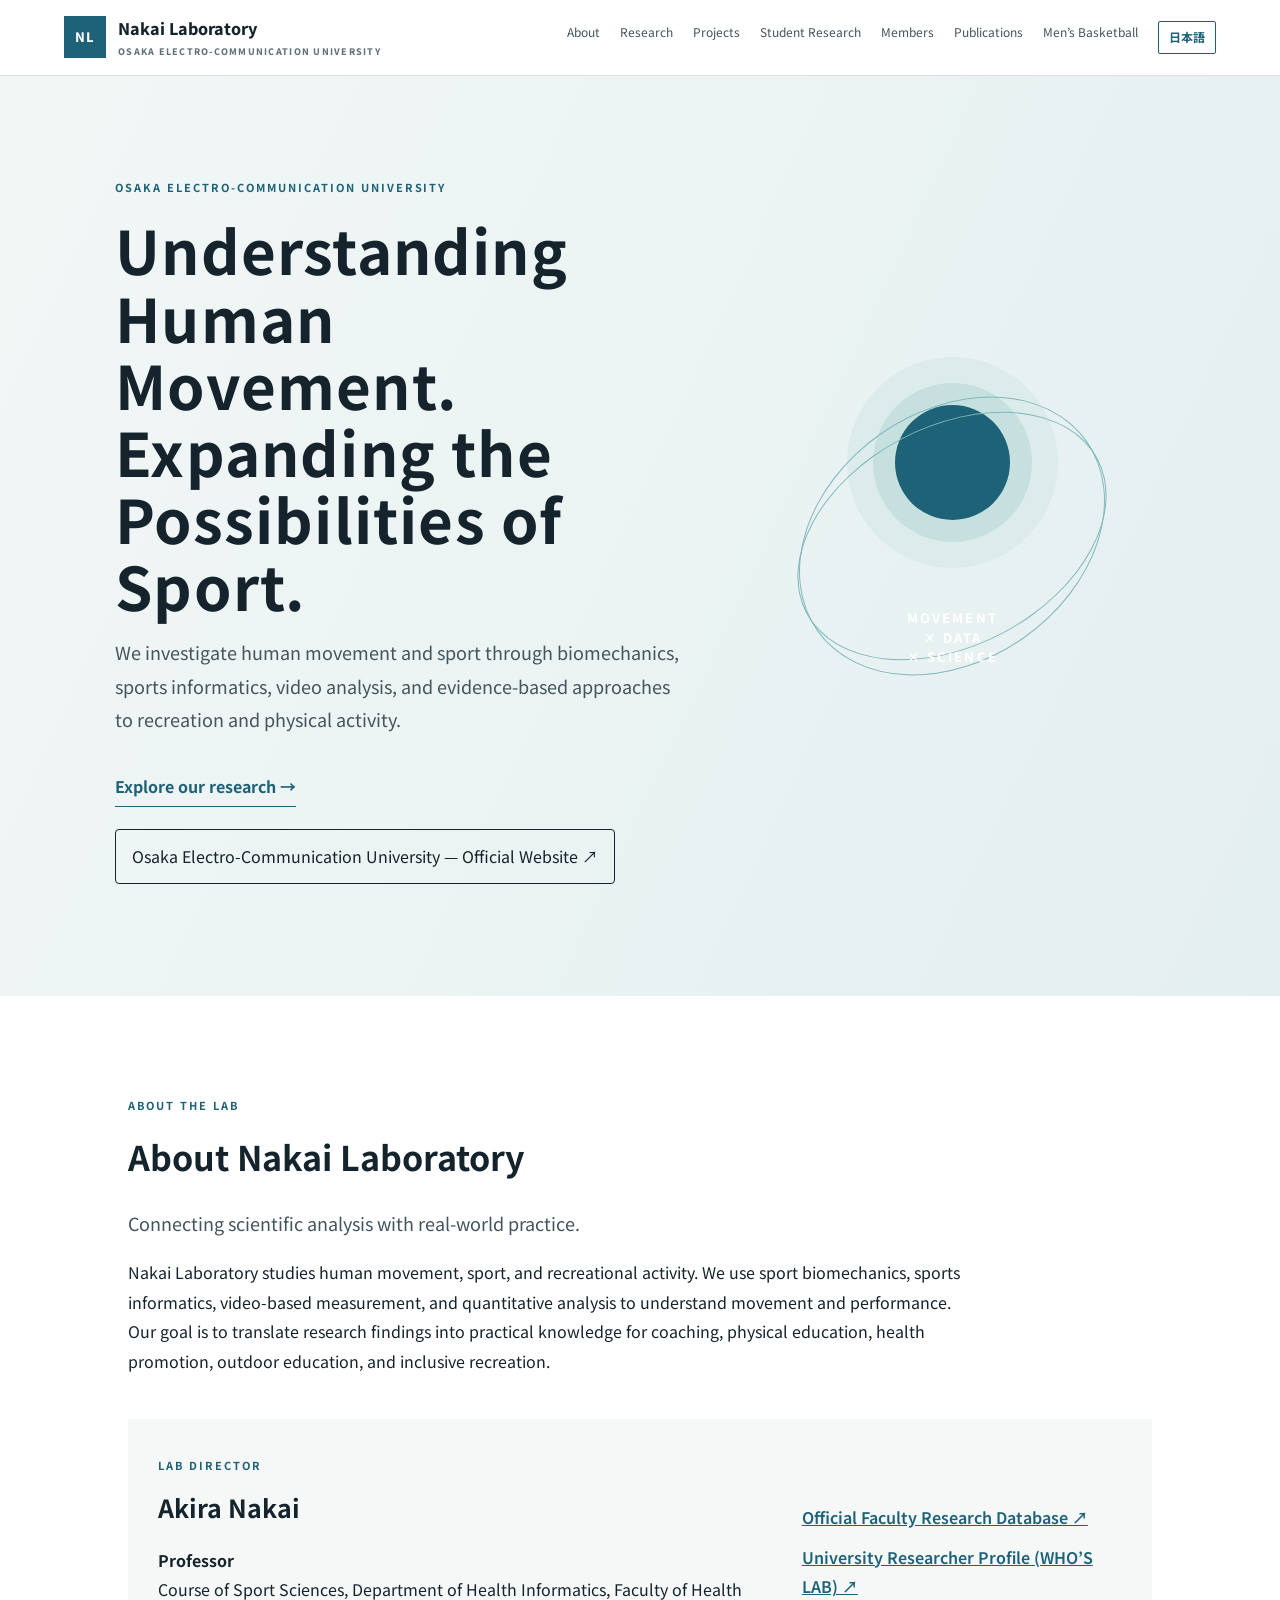
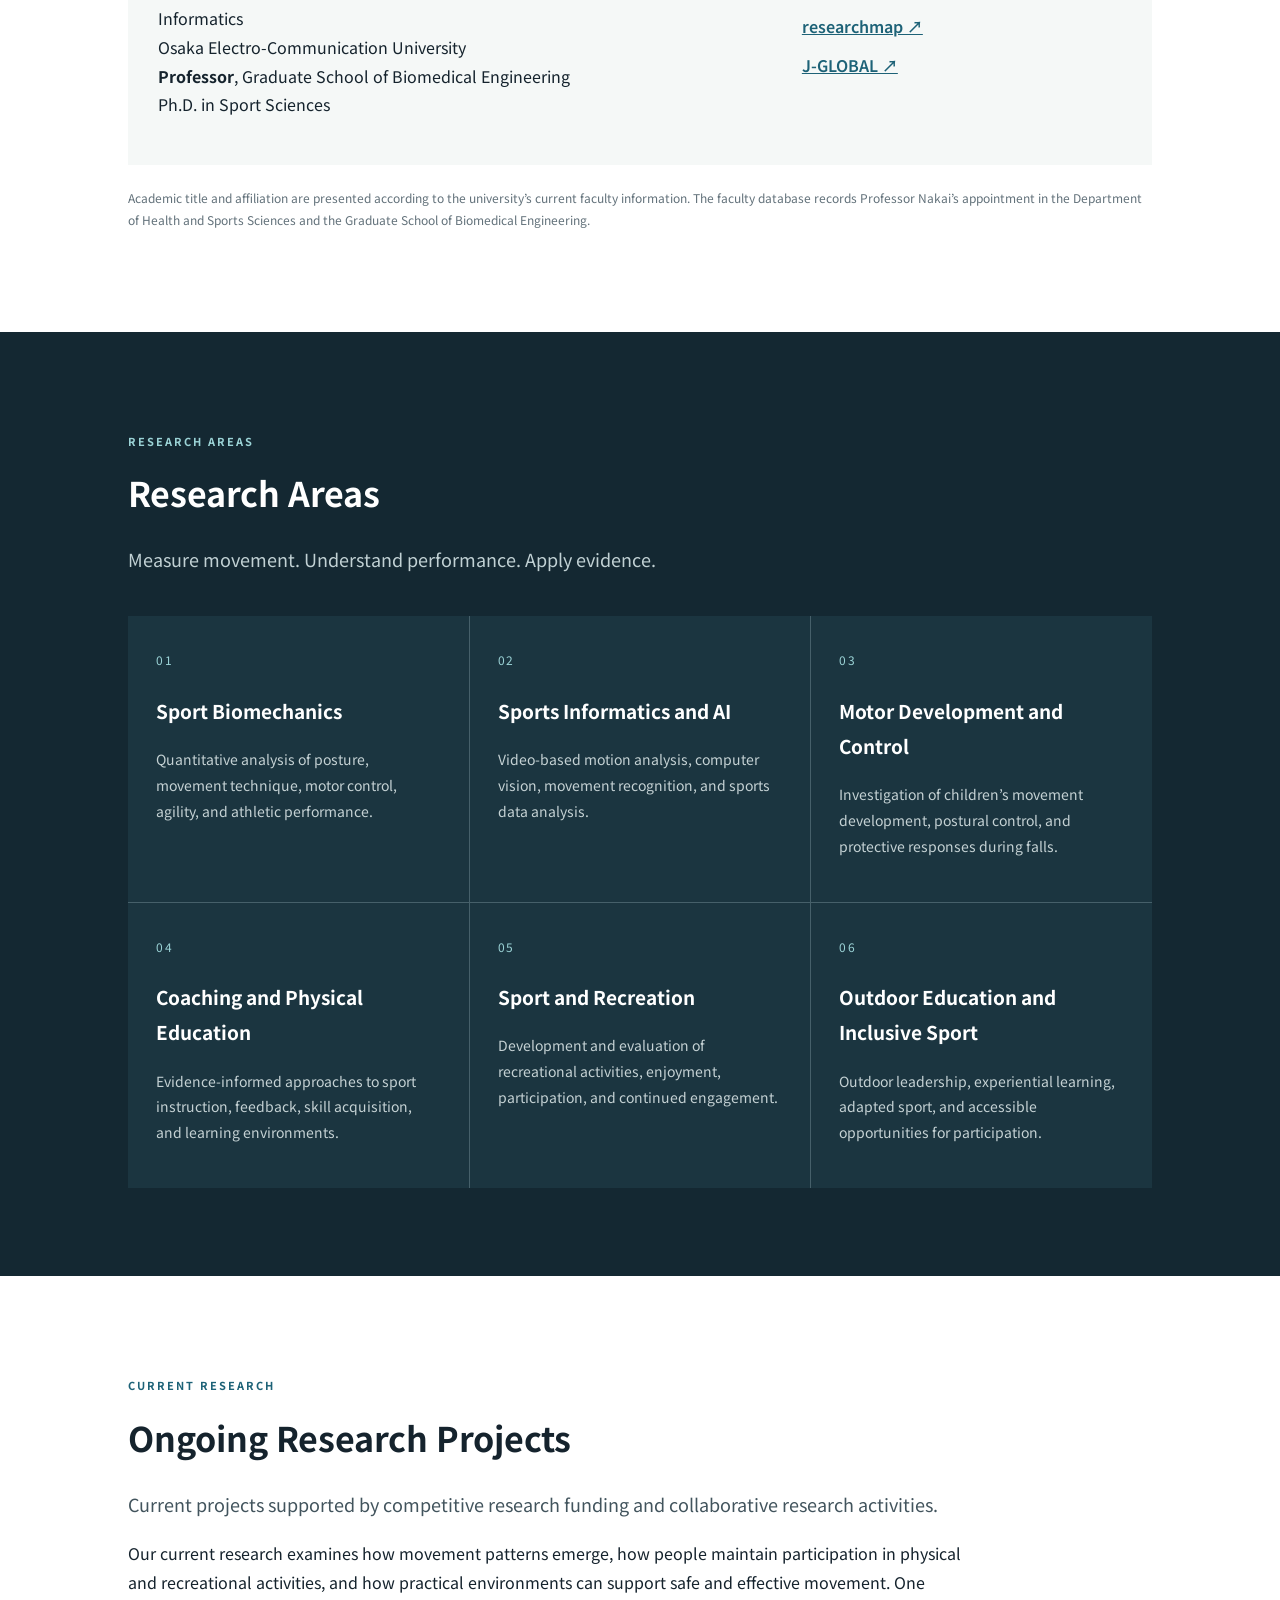
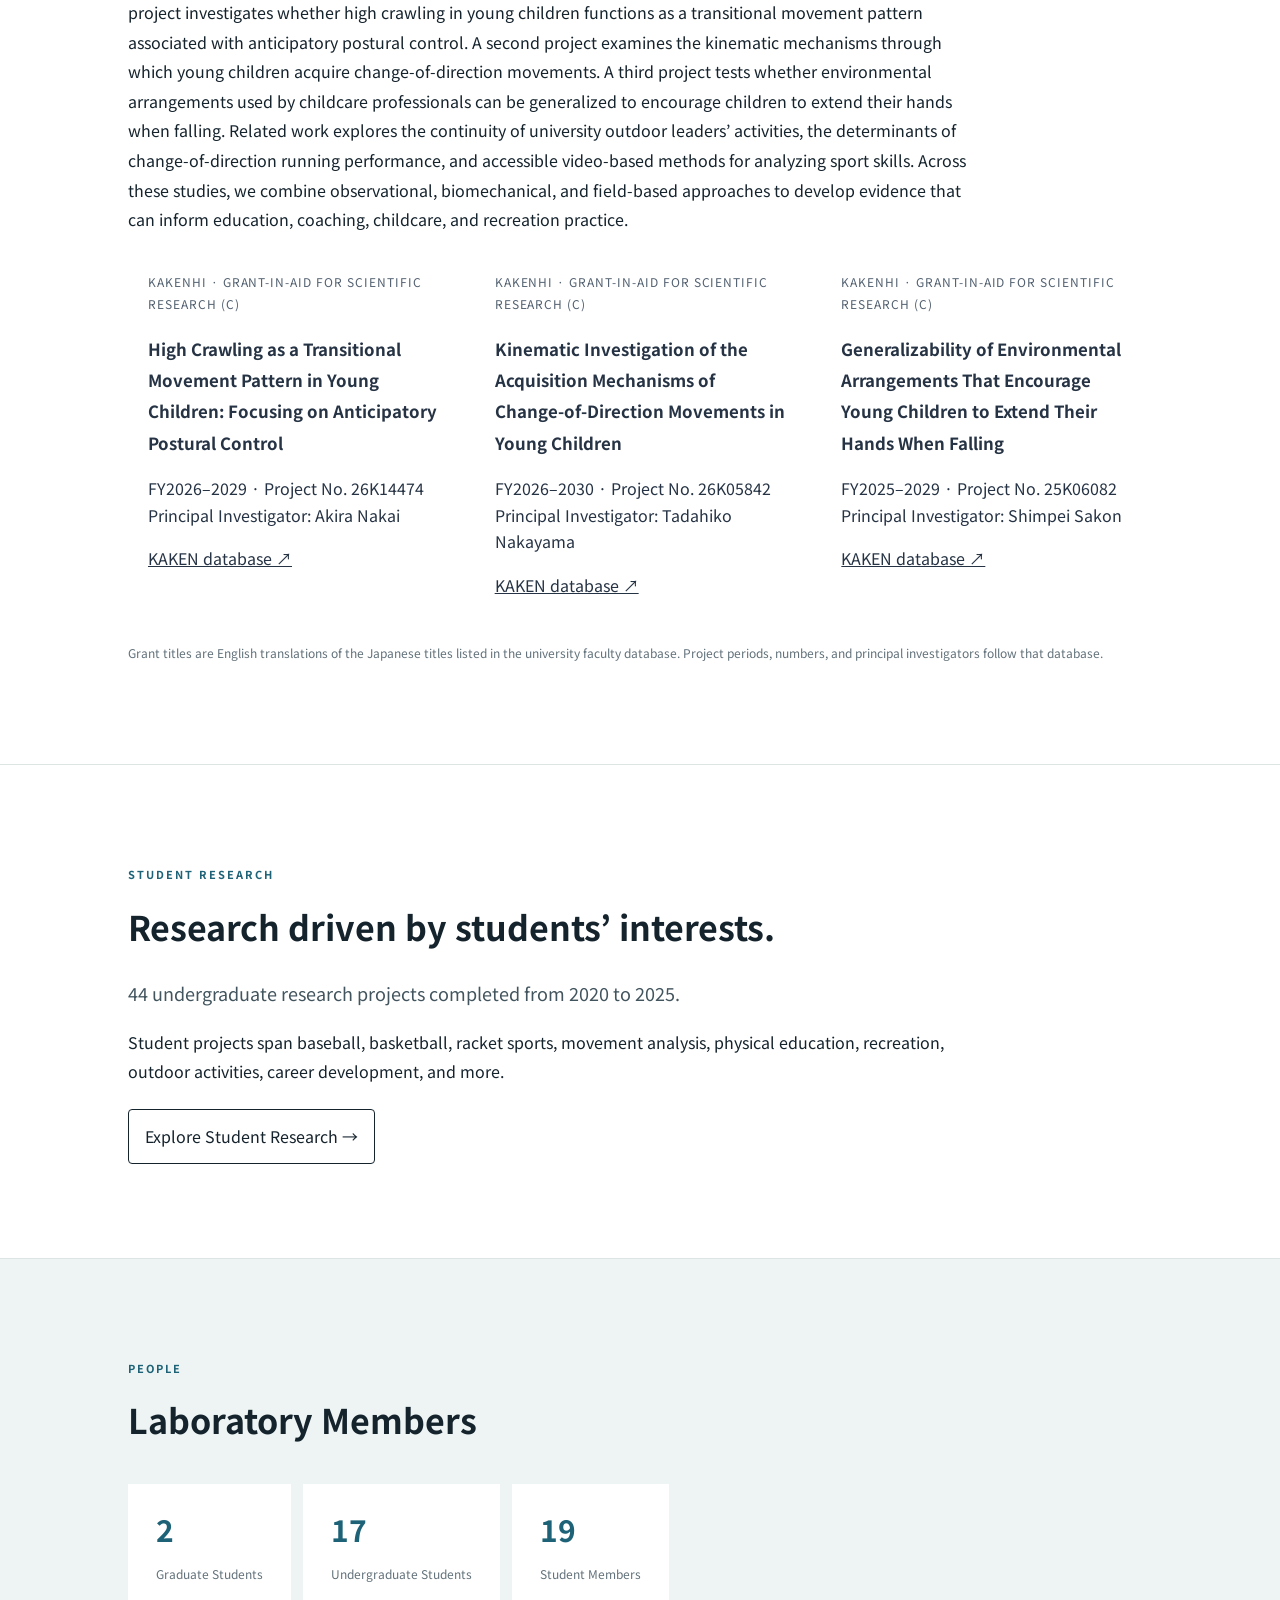
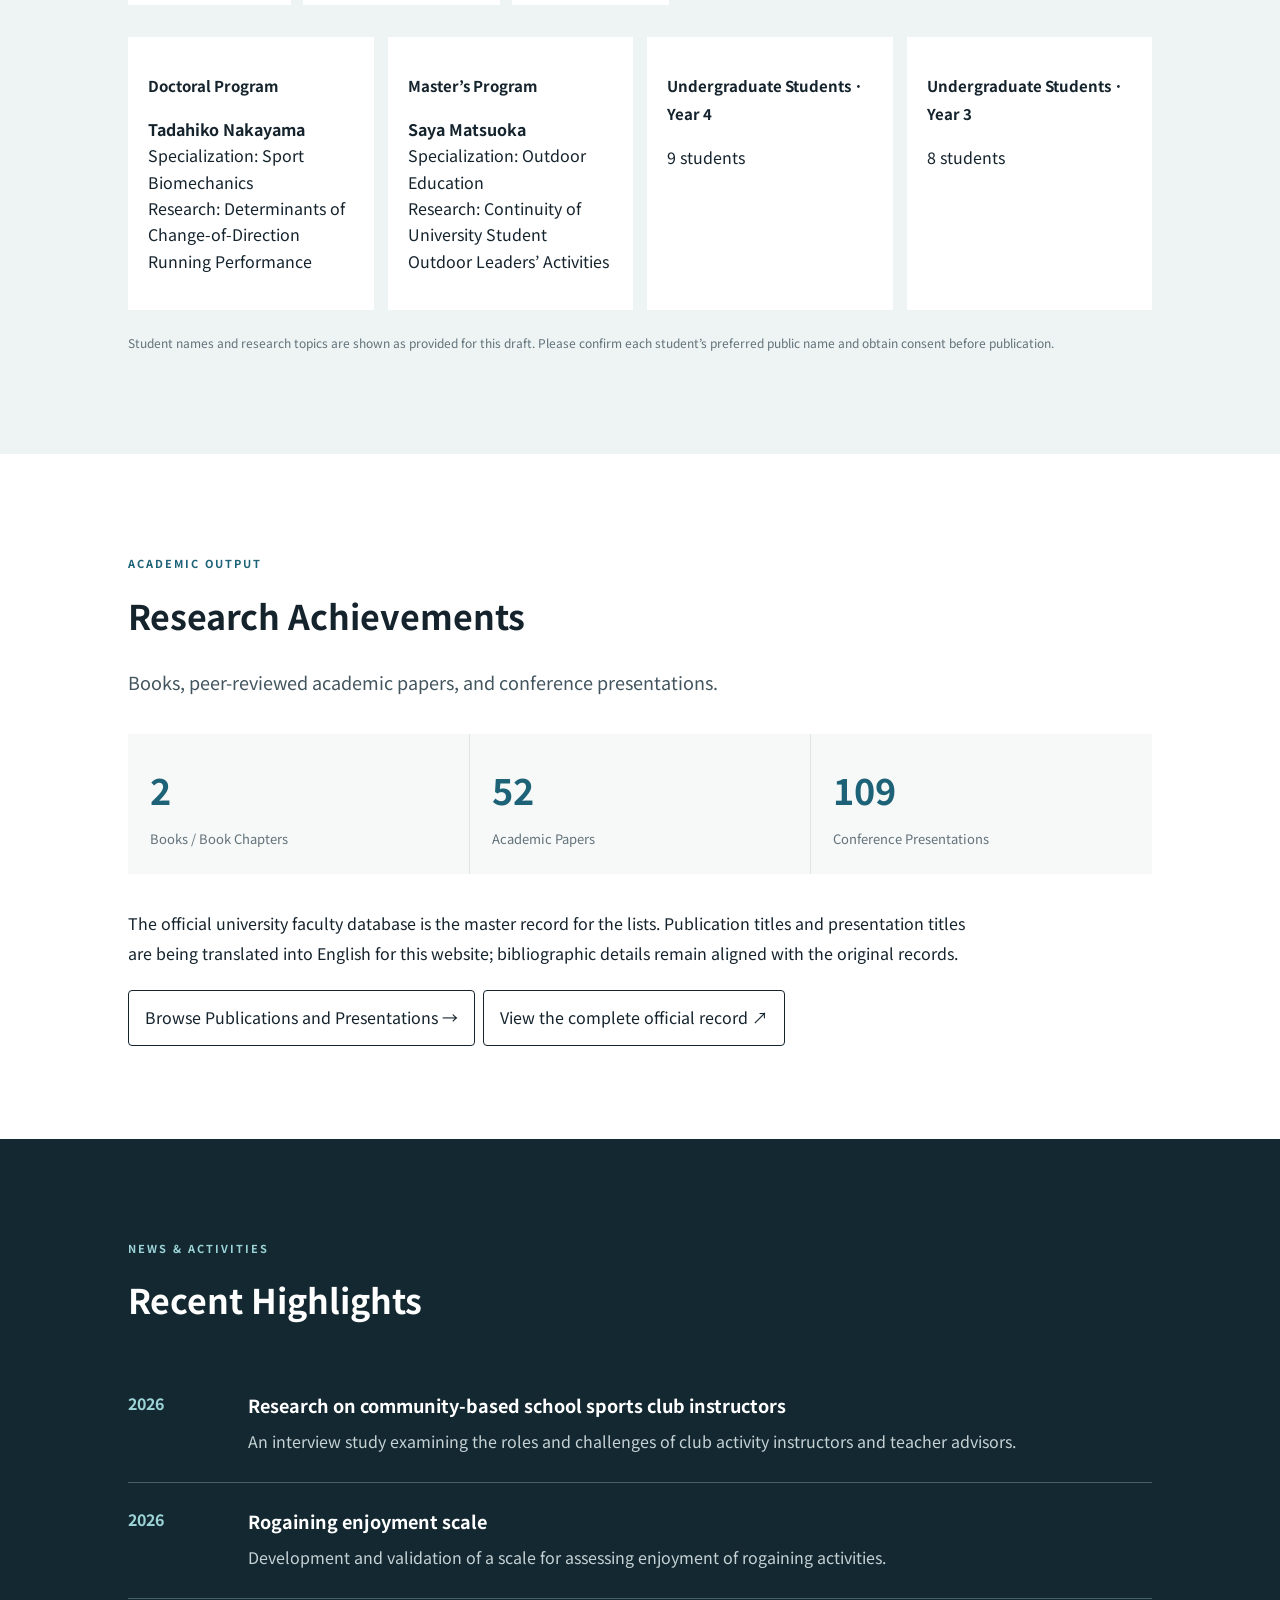
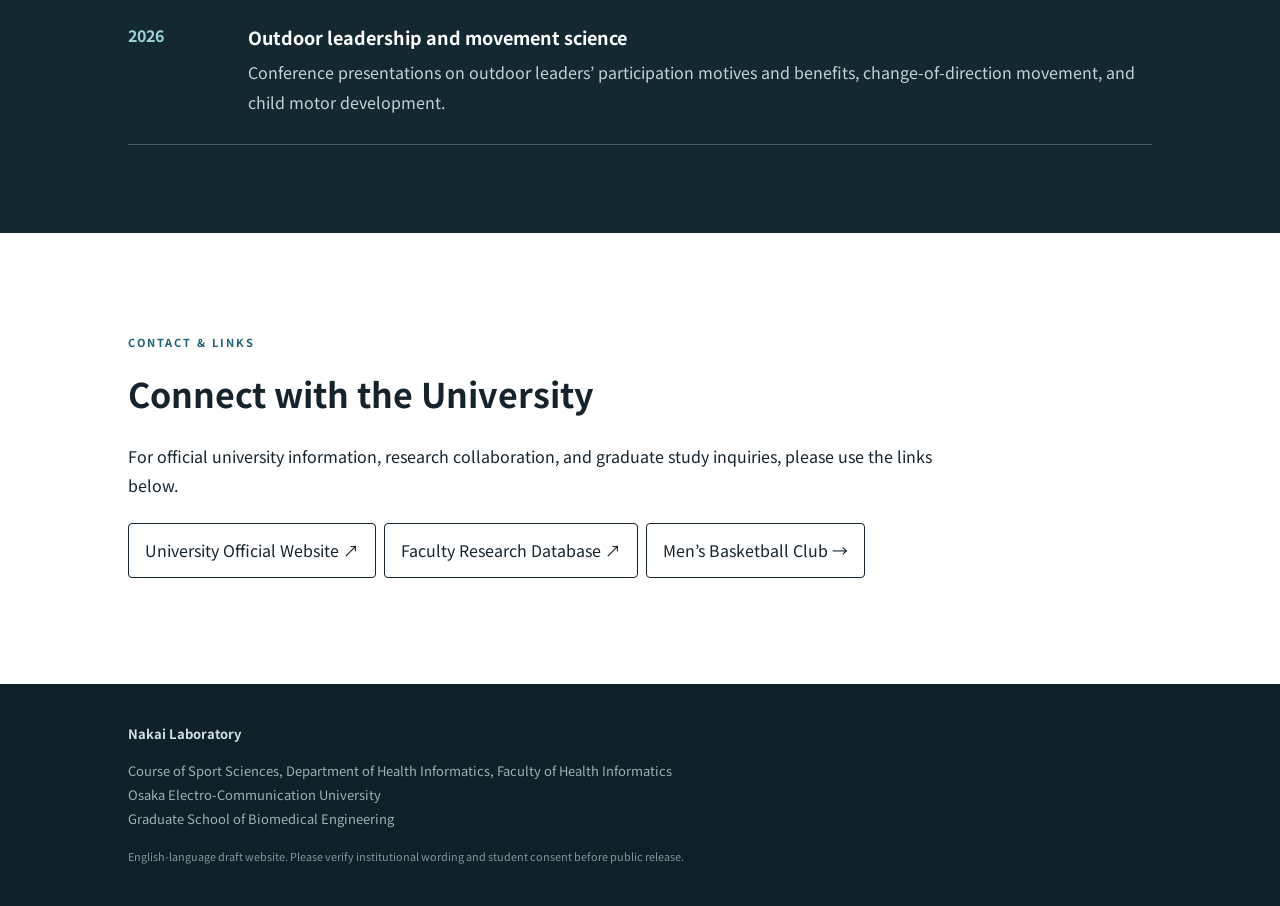
<file: index.html>
<!doctype html>
<html lang="en"><head><meta charset="utf-8"><meta name="viewport" content="width=device-width, initial-scale=1"><meta name="description" content="Nakai Laboratory at Osaka Electro-Communication University. Research in sport and recreation, sports informatics, biomechanics, movement development, and outdoor education."><title>Nakai Laboratory | Osaka Electro-Communication University</title><link rel="stylesheet" href="style.css"></head>
<body>
<header class="site-header"><a class="brand" href="#home"><span class="brand-mark">NL</span><span>Nakai Laboratory<small>OSAKA ELECTRO-COMMUNICATION UNIVERSITY</small></span></a><nav><a href="#about">About</a><a href="#research">Research</a><a href="#projects">Projects</a><a href="student-research.html">Student Research</a><a href="#members">Members</a><a href="publications.html">Publications</a><a href="basketball.html">Men’s Basketball</a><a class="lang-switch" href="ja/index.html">日本語</a></nav></header>
<main>
<section class="hero" id="home"><div class="hero-copy"><p class="eyebrow">OSAKA ELECTRO-COMMUNICATION UNIVERSITY</p><h1>Understanding Human Movement.<br>Expanding the Possibilities of Sport.</h1><p class="lead">We investigate human movement and sport through biomechanics, sports informatics, video analysis, and evidence-based approaches to recreation and physical activity.</p><a class="text-link" href="#research">Explore our research →</a><p><a class="official-link" href="https://www.osakac.ac.jp/" target="_blank" rel="noopener">Osaka Electro-Communication University — Official Website ↗</a></p></div><div class="hero-visual"><div class="orbit orbit-a"></div><div class="orbit orbit-b"></div><div class="dot"></div><div class="visual-label">MOVEMENT<br>× DATA<br>× SCIENCE</div></div></section>
<section class="intro section" id="about"><p class="eyebrow">ABOUT THE LAB</p><h2>About Nakai Laboratory</h2><p class="section-lead">Connecting scientific analysis with real-world practice.</p><p>Nakai Laboratory studies human movement, sport, and recreational activity. We use sport biomechanics, sports informatics, video-based measurement, and quantitative analysis to understand movement and performance. Our goal is to translate research findings into practical knowledge for coaching, physical education, health promotion, outdoor education, and inclusive recreation.</p><div class="profile"><div><span class="eyebrow">LAB DIRECTOR</span><h3>Akira Nakai</h3><p><strong>Professor</strong><br>Course of Sport Sciences, Department of Health Informatics, Faculty of Health Informatics<br>Osaka Electro-Communication University<br><strong>Professor</strong>, Graduate School of Biomedical Engineering<br>Ph.D. in Sport Sciences</p></div><div class="profile-links"><a href="https://research-db.osakac.ac.jp/doku.php?id=ja:0811:nakai_akira" target="_blank" rel="noopener">Official Faculty Research Database ↗</a><a href="https://www.osakac.ac.jp/whoslab/research/nakai-a/" target="_blank" rel="noopener">University Researcher Profile (WHO’S LAB) ↗</a><a href="https://researchmap.jp/akiranakai" target="_blank" rel="noopener">researchmap ↗</a><a href="https://jglobal.jst.go.jp/detail?JGLOBAL_ID=201101075305499362" target="_blank" rel="noopener">J-GLOBAL ↗</a></div></div><p class="note">Academic title and affiliation are presented according to the university’s current faculty information. The faculty database records Professor Nakai’s appointment in the Department of Health and Sports Sciences and the Graduate School of Biomedical Engineering.</p></section>
<section class="section dark" id="research"><p class="eyebrow">RESEARCH AREAS</p><h2>Research Areas</h2><p class="section-lead">Measure movement. Understand performance. Apply evidence.</p><div class="cards"><article><span>01</span><h3>Sport Biomechanics</h3><p>Quantitative analysis of posture, movement technique, motor control, agility, and athletic performance.</p></article><article><span>02</span><h3>Sports Informatics and AI</h3><p>Video-based motion analysis, computer vision, movement recognition, and sports data analysis.</p></article><article><span>03</span><h3>Motor Development and Control</h3><p>Investigation of children’s movement development, postural control, and protective responses during falls.</p></article><article><span>04</span><h3>Coaching and Physical Education</h3><p>Evidence-informed approaches to sport instruction, feedback, skill acquisition, and learning environments.</p></article><article><span>05</span><h3>Sport and Recreation</h3><p>Development and evaluation of recreational activities, enjoyment, participation, and continued engagement.</p></article><article><span>06</span><h3>Outdoor Education and Inclusive Sport</h3><p>Outdoor leadership, experiential learning, adapted sport, and accessible opportunities for participation.</p></article></div></section>
<section class="section" id="projects"><p class="eyebrow">CURRENT RESEARCH</p><h2>Ongoing Research Projects</h2><p class="section-lead">Current projects supported by competitive research funding and collaborative research activities.</p><p>Our current research examines how movement patterns emerge, how people maintain participation in physical and recreational activities, and how practical environments can support safe and effective movement. One project investigates whether high crawling in young children functions as a transitional movement pattern associated with anticipatory postural control. A second project examines the kinematic mechanisms through which young children acquire change-of-direction movements. A third project tests whether environmental arrangements used by childcare professionals can be generalized to encourage children to extend their hands when falling. Related work explores the continuity of university outdoor leaders’ activities, the determinants of change-of-direction running performance, and accessible video-based methods for analyzing sport skills. Across these studies, we combine observational, biomechanical, and field-based approaches to develop evidence that can inform education, coaching, childcare, and recreation practice.</p><div class="grant-grid"><article><span class="tag">KAKENHI · Grant-in-Aid for Scientific Research (C)</span><h3>High Crawling as a Transitional Movement Pattern in Young Children: Focusing on Anticipatory Postural Control</h3><p>FY2026–2029 · Project No. 26K14474<br>Principal Investigator: Akira Nakai</p><a href="https://kaken.nii.ac.jp/" target="_blank" rel="noopener">KAKEN database ↗</a></article><article><span class="tag">KAKENHI · Grant-in-Aid for Scientific Research (C)</span><h3>Kinematic Investigation of the Acquisition Mechanisms of Change-of-Direction Movements in Young Children</h3><p>FY2026–2030 · Project No. 26K05842<br>Principal Investigator: Tadahiko Nakayama</p><a href="https://kaken.nii.ac.jp/" target="_blank" rel="noopener">KAKEN database ↗</a></article><article><span class="tag">KAKENHI · Grant-in-Aid for Scientific Research (C)</span><h3>Generalizability of Environmental Arrangements That Encourage Young Children to Extend Their Hands When Falling</h3><p>FY2025–2029 · Project No. 25K06082<br>Principal Investigator: Shimpei Sakon</p><a href="https://kaken.nii.ac.jp/" target="_blank" rel="noopener">KAKEN database ↗</a></article></div><p class="note">Grant titles are English translations of the Japanese titles listed in the university faculty database. Project periods, numbers, and principal investigators follow that database.</p></section>
<section class="section student-research-promo"><p class="eyebrow">STUDENT RESEARCH</p><h2>Research driven by students’ interests.</h2><p class="section-lead">44 undergraduate research projects completed from 2020 to 2025.</p><p>Student projects span baseball, basketball, racket sports, movement analysis, physical education, recreation, outdoor activities, career development, and more.</p><a class="official-link" href="student-research.html">Explore Student Research →</a></section><section class="section pale" id="members"><p class="eyebrow">PEOPLE</p><h2>Laboratory Members</h2><div class="member-summary"><div><strong>2</strong><span>Graduate Students</span></div><div><strong>17</strong><span>Undergraduate Students</span></div><div><strong>19</strong><span>Student Members</span></div></div><div class="member-grid"><article><h3>Doctoral Program</h3><p><strong>Tadahiko Nakayama</strong><br>Specialization: Sport Biomechanics<br>Research: Determinants of Change-of-Direction Running Performance</p></article><article><h3>Master’s Program</h3><p><strong>Saya Matsuoka</strong><br>Specialization: Outdoor Education<br>Research: Continuity of University Student Outdoor Leaders’ Activities</p></article><article><h3>Undergraduate Students · Year 4</h3><p>9 students</p></article><article><h3>Undergraduate Students · Year 3</h3><p>8 students</p></article></div><p class="note">Student names and research topics are shown as provided for this draft. Please confirm each student’s preferred public name and obtain consent before publication.</p></section>
<section class="section" id="achievements"><p class="eyebrow">ACADEMIC OUTPUT</p><h2>Research Achievements</h2><p class="section-lead">Books, peer-reviewed academic papers, and conference presentations.</p><div class="metrics"><div><strong>2</strong><span>Books / Book Chapters</span></div><div><strong>52</strong><span>Academic Papers</span></div><div><strong>109</strong><span>Conference Presentations</span></div></div><p>The official university faculty database is the master record for the lists. Publication titles and presentation titles are being translated into English for this website; bibliographic details remain aligned with the original records.</p><a class="official-link" href="publications.html">Browse Publications and Presentations →</a><a class="official-link" href="https://research-db.osakac.ac.jp/doku.php?id=ja:0811:nakai_akira" target="_blank" rel="noopener">View the complete official record ↗</a></section>
<section class="section dark" id="news"><p class="eyebrow">NEWS &amp; ACTIVITIES</p><h2>Recent Highlights</h2><div class="news-list"><article><time>2026</time><div><h3>Research on community-based school sports club instructors</h3><p>An interview study examining the roles and challenges of club activity instructors and teacher advisors.</p></div></article><article><time>2026</time><div><h3>Rogaining enjoyment scale</h3><p>Development and validation of a scale for assessing enjoyment of rogaining activities.</p></div></article><article><time>2026</time><div><h3>Outdoor leadership and movement science</h3><p>Conference presentations on outdoor leaders’ participation motives and benefits, change-of-direction movement, and child motor development.</p></div></article></div></section>
<section class="contact section" id="contact"><p class="eyebrow">CONTACT &amp; LINKS</p><h2>Connect with the University</h2><p>For official university information, research collaboration, and graduate study inquiries, please use the links below.</p><a class="official-link" href="https://www.osakac.ac.jp/" target="_blank" rel="noopener">University Official Website ↗</a><a class="official-link" href="https://research-db.osakac.ac.jp/doku.php?id=ja:0811:nakai_akira" target="_blank" rel="noopener">Faculty Research Database ↗</a><a class="official-link" href="basketball.html">Men’s Basketball Club →</a></section>
</main><footer><strong>Nakai Laboratory</strong><p>Course of Sport Sciences, Department of Health Informatics, Faculty of Health Informatics<br>Osaka Electro-Communication University<br>Graduate School of Biomedical Engineering</p><small>English-language draft website. Please verify institutional wording and student consent before public release.</small></footer></body></html>
</file>
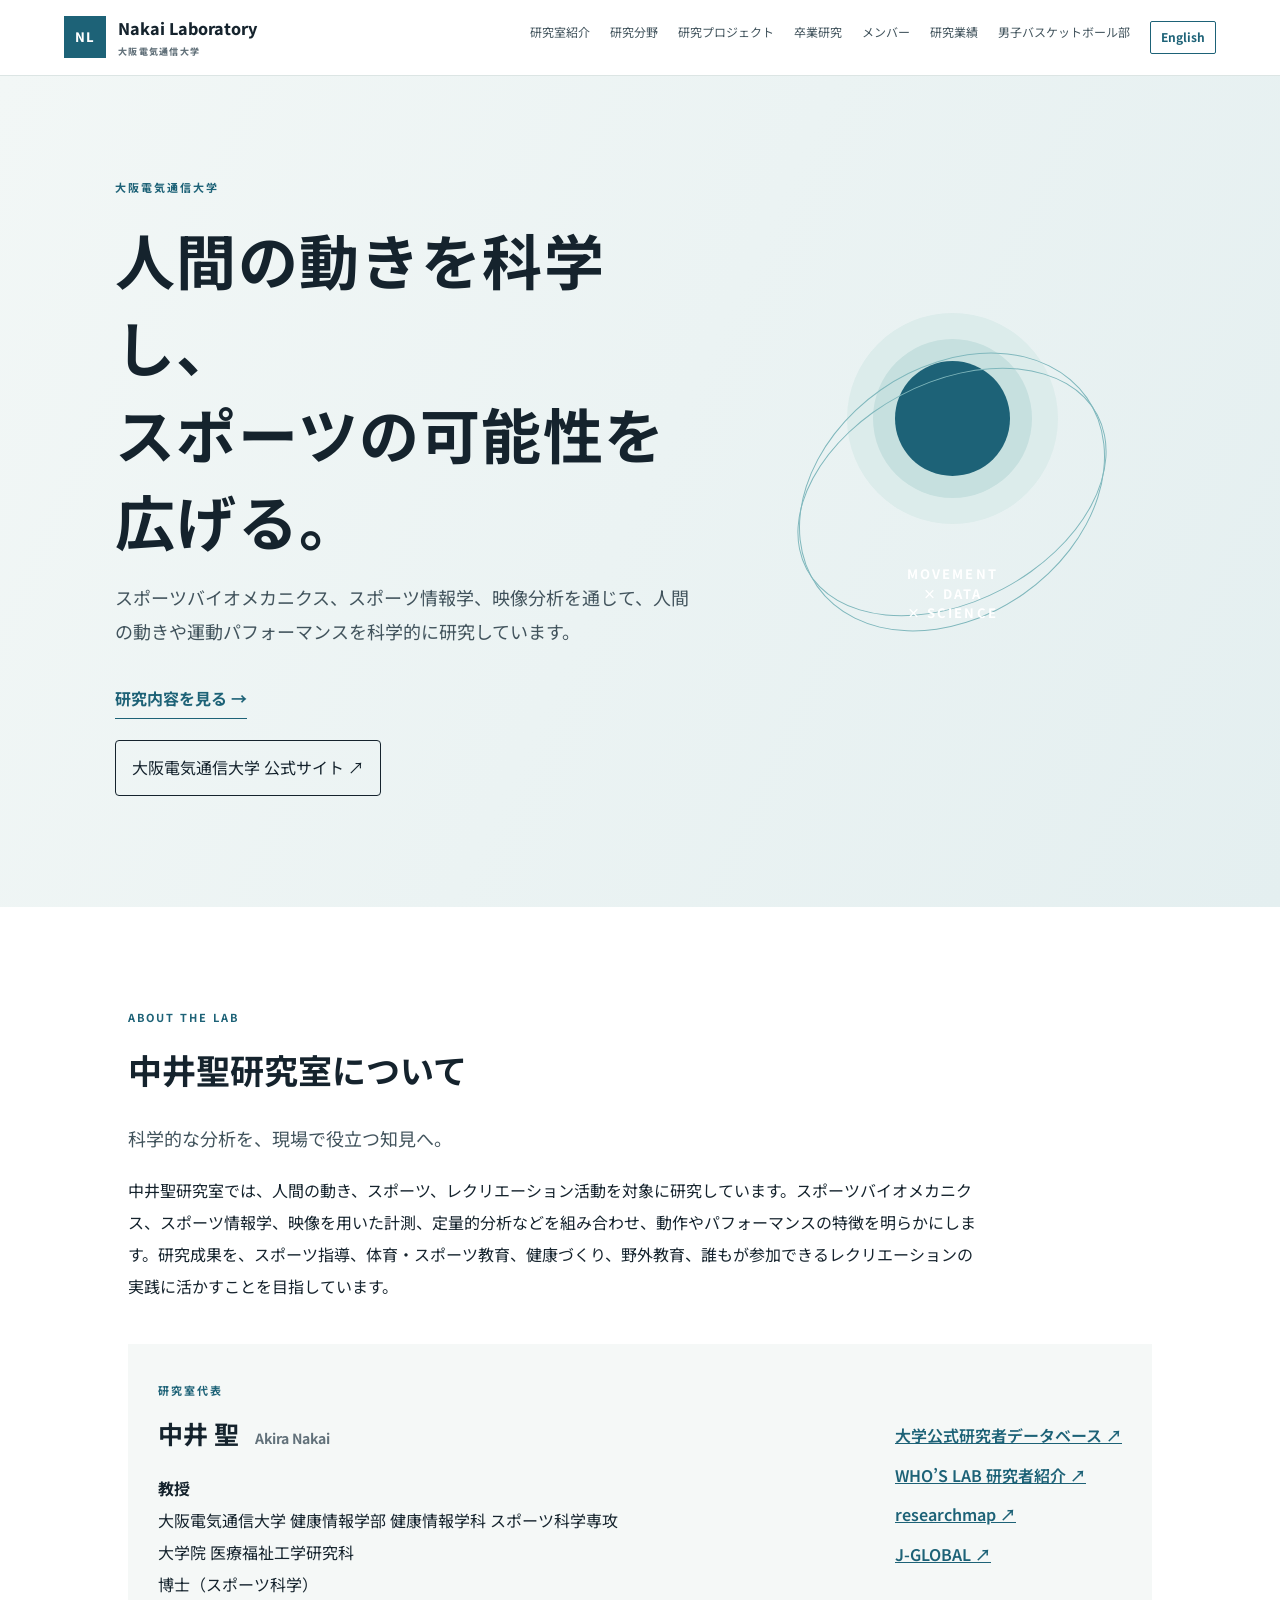
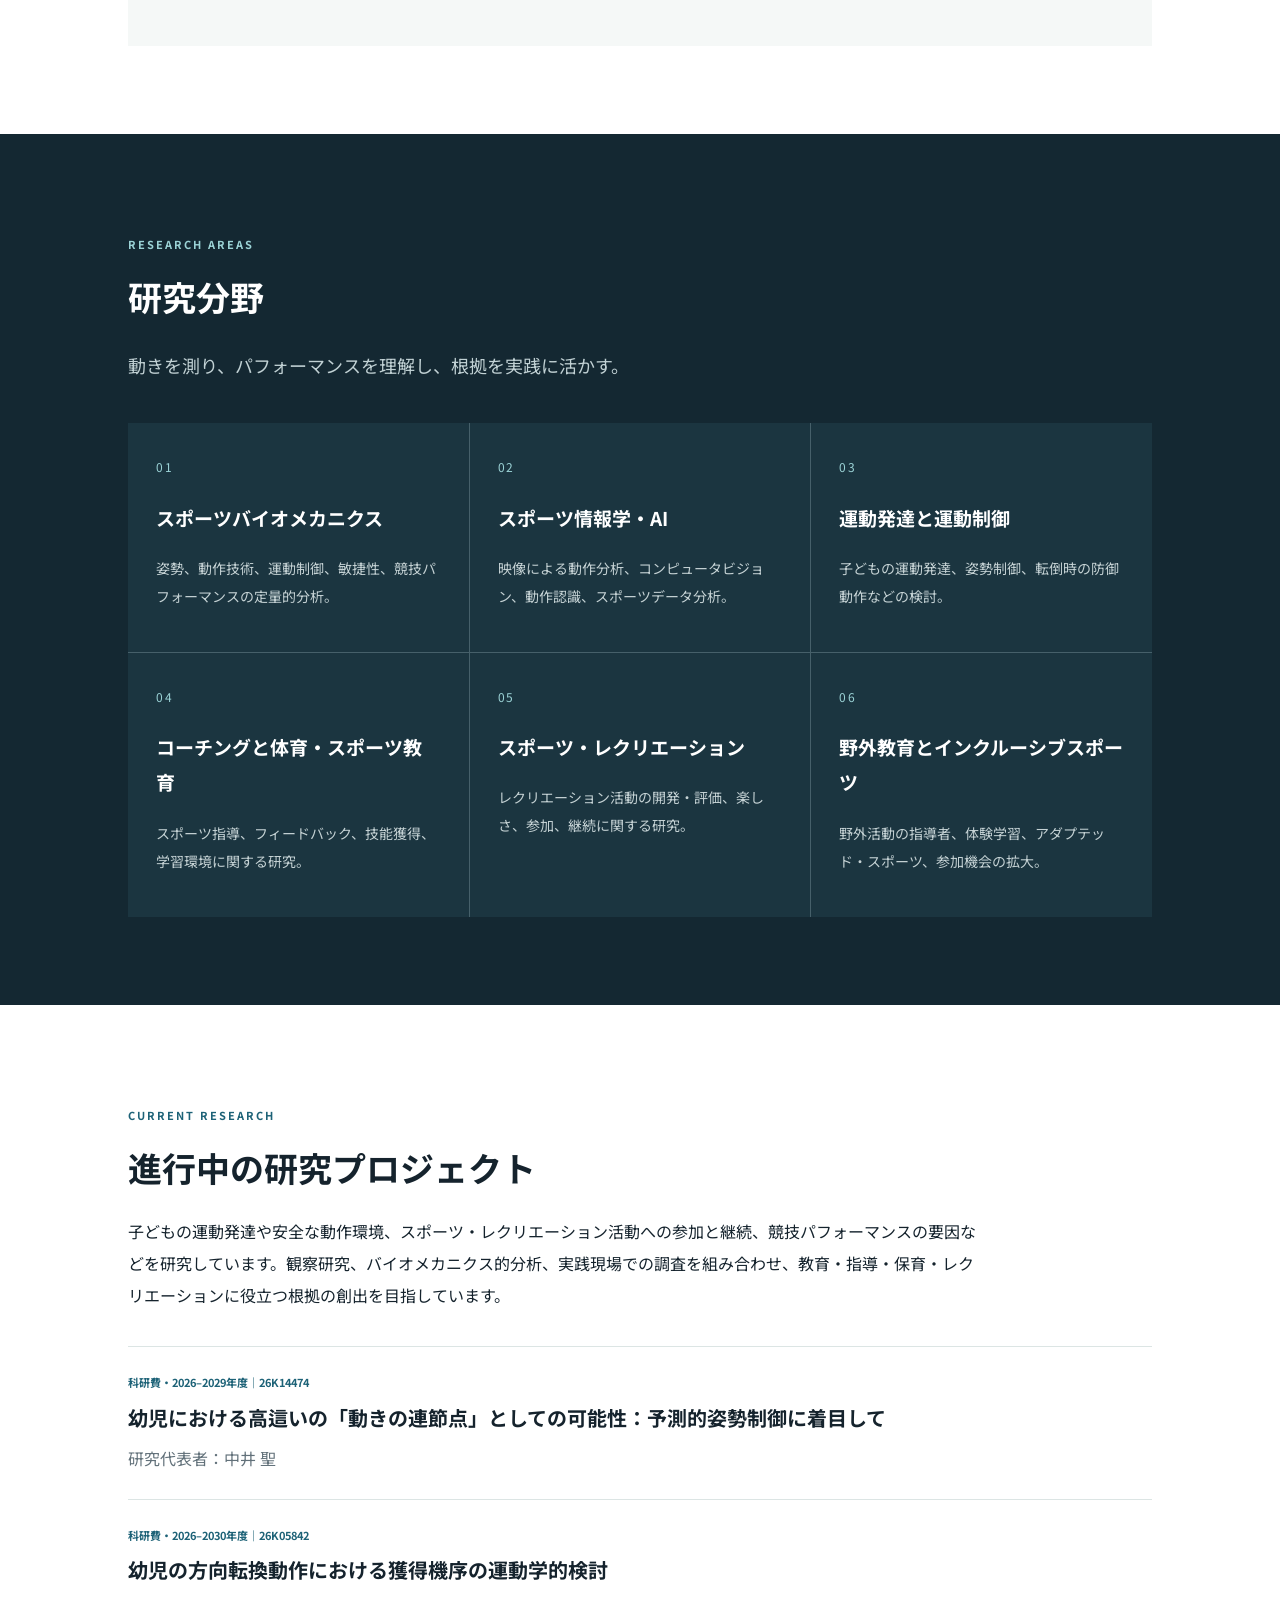
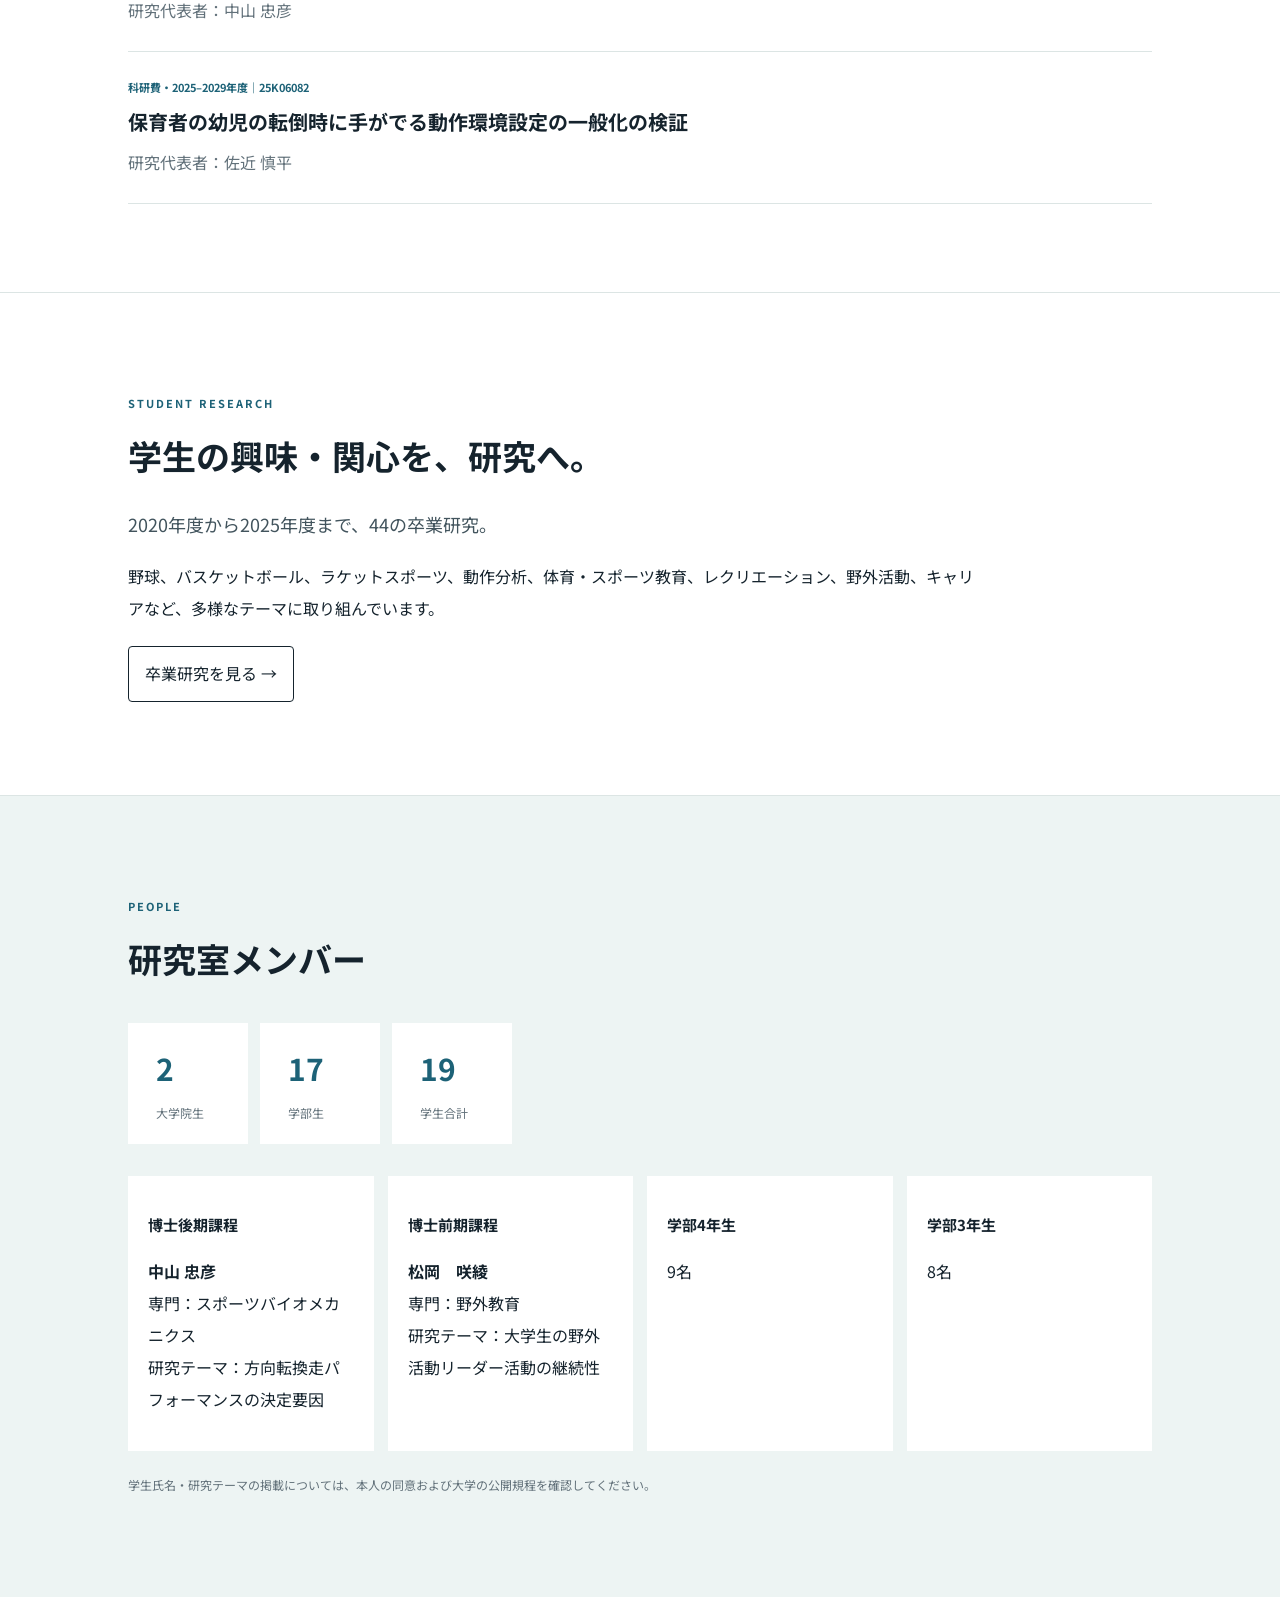
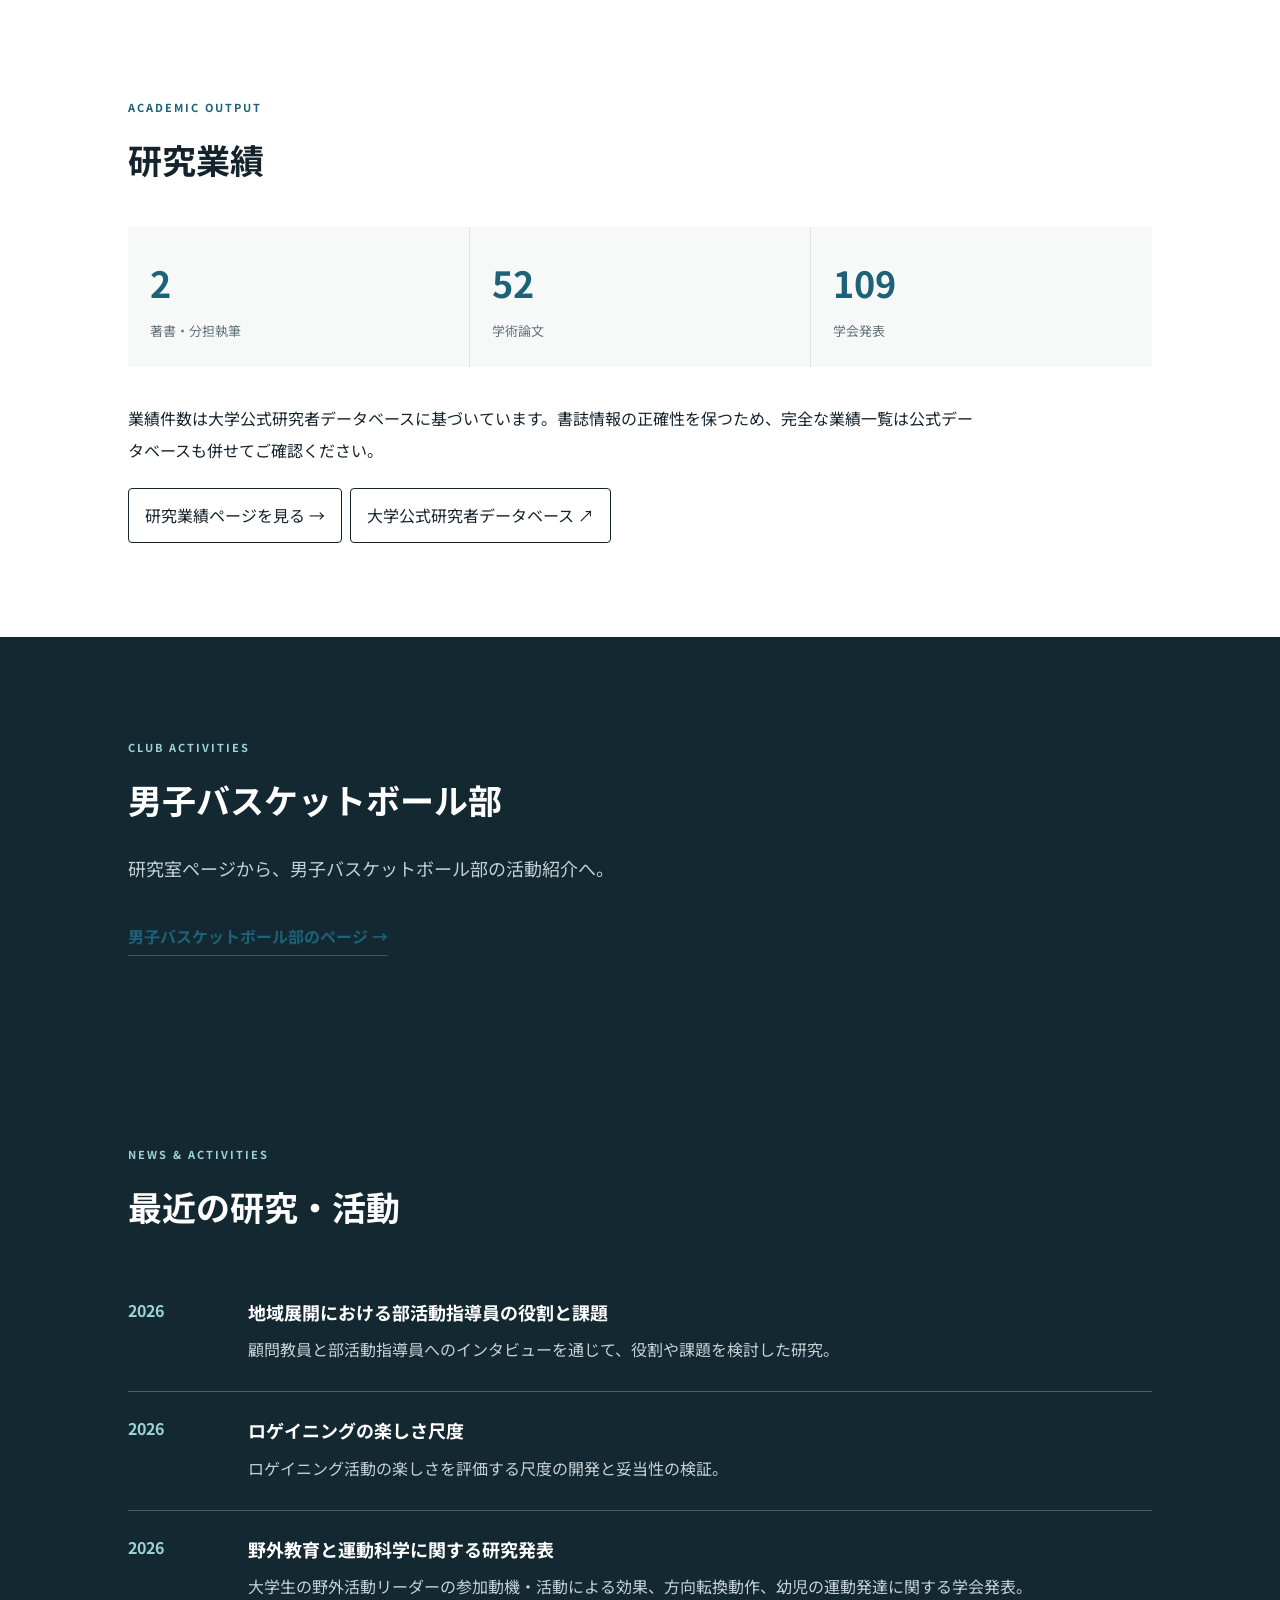
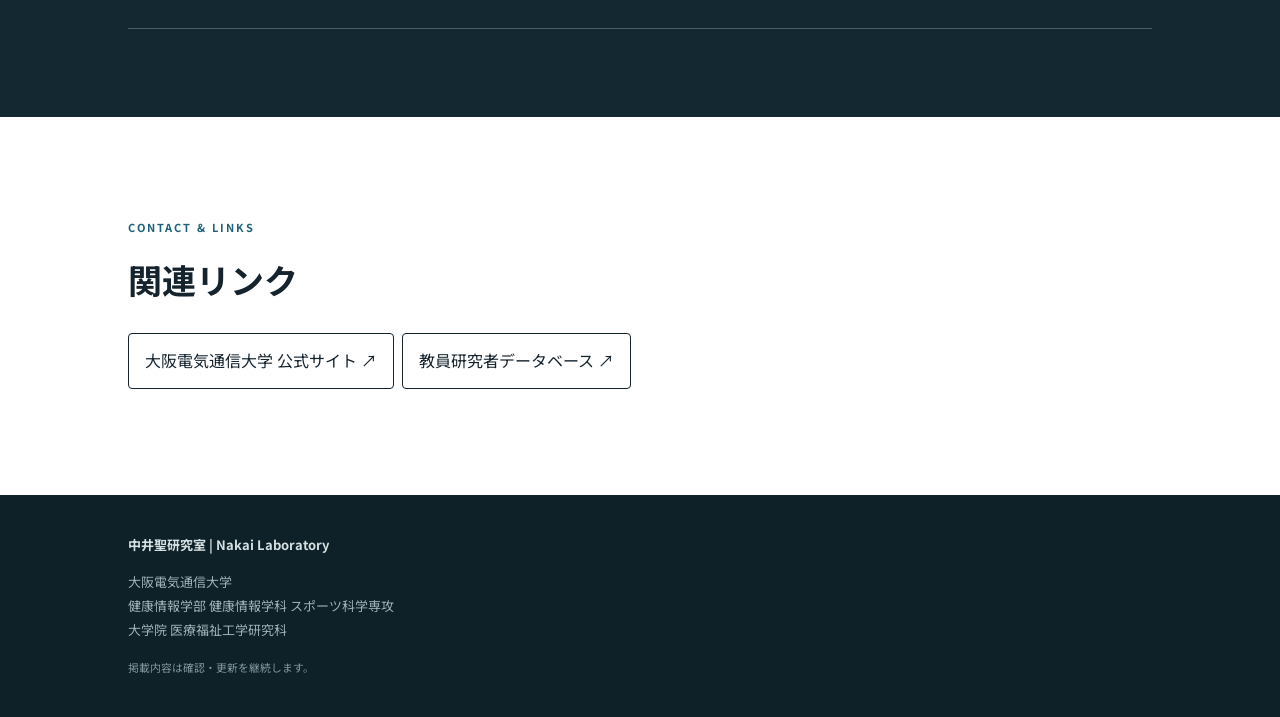
<file: ja/index.html>
<!doctype html><html lang="ja"><head><meta charset="utf-8"><meta name="viewport" content="width=device-width, initial-scale=1"><meta name="description" content="大阪電気通信大学 中井聖研究室"><title>研究室紹介 | 中井聖研究室</title><link rel="stylesheet" href="../style.css"></head><body class="jp-page"><header class="site-header"><a class="brand" href="index.html"><span class="brand-mark">NL</span><span>Nakai Laboratory<small>大阪電気通信大学</small></span></a><nav><a href="index.html#about">研究室紹介</a><a href="index.html#research">研究分野</a><a href="index.html#projects">研究プロジェクト</a><a href="student-research.html">卒業研究</a><a href="index.html#members">メンバー</a><a href="publications.html">研究業績</a><a href="basketball.html">男子バスケットボール部</a><a class="lang-switch" href="../index.html">English</a></nav></header><main><section class="hero" id="home"><div class="hero-copy"><p class="eyebrow">大阪電気通信大学</p><h1>人間の動きを科学し、<br>スポーツの可能性を広げる。</h1><p class="lead">スポーツバイオメカニクス、スポーツ情報学、映像分析を通じて、人間の動きや運動パフォーマンスを科学的に研究しています。</p><a class="text-link" href="#research">研究内容を見る →</a><p><a class="official-link" href="https://www.osakac.ac.jp/" target="_blank" rel="noopener">大阪電気通信大学 公式サイト ↗</a></p></div><div class="hero-visual"><div class="orbit orbit-a"></div><div class="orbit orbit-b"></div><div class="dot"></div><div class="visual-label">MOVEMENT<br>× DATA<br>× SCIENCE</div></div></section>
<section class="section" id="about"><p class="eyebrow">ABOUT THE LAB</p><h2>中井聖研究室について</h2><p class="section-lead">科学的な分析を、現場で役立つ知見へ。</p><p>中井聖研究室では、人間の動き、スポーツ、レクリエーション活動を対象に研究しています。スポーツバイオメカニクス、スポーツ情報学、映像を用いた計測、定量的分析などを組み合わせ、動作やパフォーマンスの特徴を明らかにします。研究成果を、スポーツ指導、体育・スポーツ教育、健康づくり、野外教育、誰もが参加できるレクリエーションの実践に活かすことを目指しています。</p><div class="profile"><div><span class="eyebrow">研究室代表</span><h3>中井 聖 <small>Akira Nakai</small></h3><p><strong>教授</strong><br>大阪電気通信大学 健康情報学部 健康情報学科 スポーツ科学専攻<br>大学院 医療福祉工学研究科<br>博士（スポーツ科学）</p></div><div class="profile-links"><a href="https://research-db.osakac.ac.jp/doku.php?id=ja:0811:nakai_akira" target="_blank" rel="noopener">大学公式研究者データベース ↗</a><a href="https://www.osakac.ac.jp/whoslab/research/nakai-a/" target="_blank" rel="noopener">WHO’S LAB 研究者紹介 ↗</a><a href="https://researchmap.jp/akiranakai" target="_blank" rel="noopener">researchmap ↗</a><a href="https://jglobal.jst.go.jp/detail?JGLOBAL_ID=201101075305499362" target="_blank" rel="noopener">J-GLOBAL ↗</a></div></div></section>
<section class="section dark" id="research"><p class="eyebrow">RESEARCH AREAS</p><h2>研究分野</h2><p class="section-lead">動きを測り、パフォーマンスを理解し、根拠を実践に活かす。</p><div class="cards"><article><span>01</span><h3>スポーツバイオメカニクス</h3><p>姿勢、動作技術、運動制御、敏捷性、競技パフォーマンスの定量的分析。</p></article><article><span>02</span><h3>スポーツ情報学・AI</h3><p>映像による動作分析、コンピュータビジョン、動作認識、スポーツデータ分析。</p></article><article><span>03</span><h3>運動発達と運動制御</h3><p>子どもの運動発達、姿勢制御、転倒時の防御動作などの検討。</p></article><article><span>04</span><h3>コーチングと体育・スポーツ教育</h3><p>スポーツ指導、フィードバック、技能獲得、学習環境に関する研究。</p></article><article><span>05</span><h3>スポーツ・レクリエーション</h3><p>レクリエーション活動の開発・評価、楽しさ、参加、継続に関する研究。</p></article><article><span>06</span><h3>野外教育とインクルーシブスポーツ</h3><p>野外活動の指導者、体験学習、アダプテッド・スポーツ、参加機会の拡大。</p></article></div></section>
<section class="section" id="projects"><p class="eyebrow">CURRENT RESEARCH</p><h2>進行中の研究プロジェクト</h2><p>子どもの運動発達や安全な動作環境、スポーツ・レクリエーション活動への参加と継続、競技パフォーマンスの要因などを研究しています。観察研究、バイオメカニクス的分析、実践現場での調査を組み合わせ、教育・指導・保育・レクリエーションに役立つ根拠の創出を目指しています。</p><div class="project-list"><article><div class="project-tag">科研費・2026–2029年度｜26K14474</div><h3>幼児における高這いの「動きの連節点」としての可能性：予測的姿勢制御に着目して</h3><p>研究代表者：中井 聖</p></article><article><div class="project-tag">科研費・2026–2030年度｜26K05842</div><h3>幼児の方向転換動作における獲得機序の運動学的検討</h3><p>研究代表者：中山 忠彦</p></article><article><div class="project-tag">科研費・2025–2029年度｜25K06082</div><h3>保育者の幼児の転倒時に手がでる動作環境設定の一般化の検証</h3><p>研究代表者：佐近 慎平</p></article></div></section>
<section class="section student-research-promo"><p class="eyebrow">STUDENT RESEARCH</p><h2>学生の興味・関心を、研究へ。</h2><p class="section-lead">2020年度から2025年度まで、44の卒業研究。</p><p>野球、バスケットボール、ラケットスポーツ、動作分析、体育・スポーツ教育、レクリエーション、野外活動、キャリアなど、多様なテーマに取り組んでいます。</p><a class="official-link" href="student-research.html">卒業研究を見る →</a></section><section class="section pale" id="members"><p class="eyebrow">PEOPLE</p><h2>研究室メンバー</h2><div class="member-summary"><div><strong>2</strong><span>大学院生</span></div><div><strong>17</strong><span>学部生</span></div><div><strong>19</strong><span>学生合計</span></div></div><div class="member-grid"><article><h3>博士後期課程</h3><p><strong>中山 忠彦</strong><br>専門：スポーツバイオメカニクス<br>研究テーマ：方向転換走パフォーマンスの決定要因</p></article><article><h3>博士前期課程</h3><p><strong>松岡　咲綾</strong><br>専門：野外教育<br>研究テーマ：大学生の野外活動リーダー活動の継続性</p></article><article><h3>学部4年生</h3><p>9名</p></article><article><h3>学部3年生</h3><p>8名</p></article></div><p class="note">学生氏名・研究テーマの掲載については、本人の同意および大学の公開規程を確認してください。</p></section>
<section class="section" id="achievements"><p class="eyebrow">ACADEMIC OUTPUT</p><h2>研究業績</h2><div class="metrics"><div><strong>2</strong><span>著書・分担執筆</span></div><div><strong>52</strong><span>学術論文</span></div><div><strong>109</strong><span>学会発表</span></div></div><p>業績件数は大学公式研究者データベースに基づいています。書誌情報の正確性を保つため、完全な業績一覧は公式データベースも併せてご確認ください。</p><a class="official-link" href="publications.html">研究業績ページを見る →</a><a class="official-link" href="https://research-db.osakac.ac.jp/doku.php?id=ja:0811:nakai_akira" target="_blank" rel="noopener">大学公式研究者データベース ↗</a></section>
<section class="section dark"><p class="eyebrow">CLUB ACTIVITIES</p><h2>男子バスケットボール部</h2><p class="section-lead">研究室ページから、男子バスケットボール部の活動紹介へ。</p><a class="text-link" href="basketball.html">男子バスケットボール部のページ →</a></section>
<section class="section dark" id="news"><p class="eyebrow">NEWS &amp; ACTIVITIES</p><h2>最近の研究・活動</h2><div class="news-list"><article><time>2026</time><div><h3>地域展開における部活動指導員の役割と課題</h3><p>顧問教員と部活動指導員へのインタビューを通じて、役割や課題を検討した研究。</p></div></article><article><time>2026</time><div><h3>ロゲイニングの楽しさ尺度</h3><p>ロゲイニング活動の楽しさを評価する尺度の開発と妥当性の検証。</p></div></article><article><time>2026</time><div><h3>野外教育と運動科学に関する研究発表</h3><p>大学生の野外活動リーダーの参加動機・活動による効果、方向転換動作、幼児の運動発達に関する学会発表。</p></div></article></div></section><section class="contact section" id="contact"><p class="eyebrow">CONTACT &amp; LINKS</p><h2>関連リンク</h2><a class="official-link" href="https://www.osakac.ac.jp/" target="_blank" rel="noopener">大阪電気通信大学 公式サイト ↗</a><a class="official-link" href="https://research-db.osakac.ac.jp/doku.php?id=ja:0811:nakai_akira" target="_blank" rel="noopener">教員研究者データベース ↗</a></section></main><footer><strong>中井聖研究室 | Nakai Laboratory</strong><p>大阪電気通信大学<br>健康情報学部 健康情報学科 スポーツ科学専攻<br>大学院 医療福祉工学研究科</p><small>掲載内容は確認・更新を継続します。</small></footer></body></html>
</file>
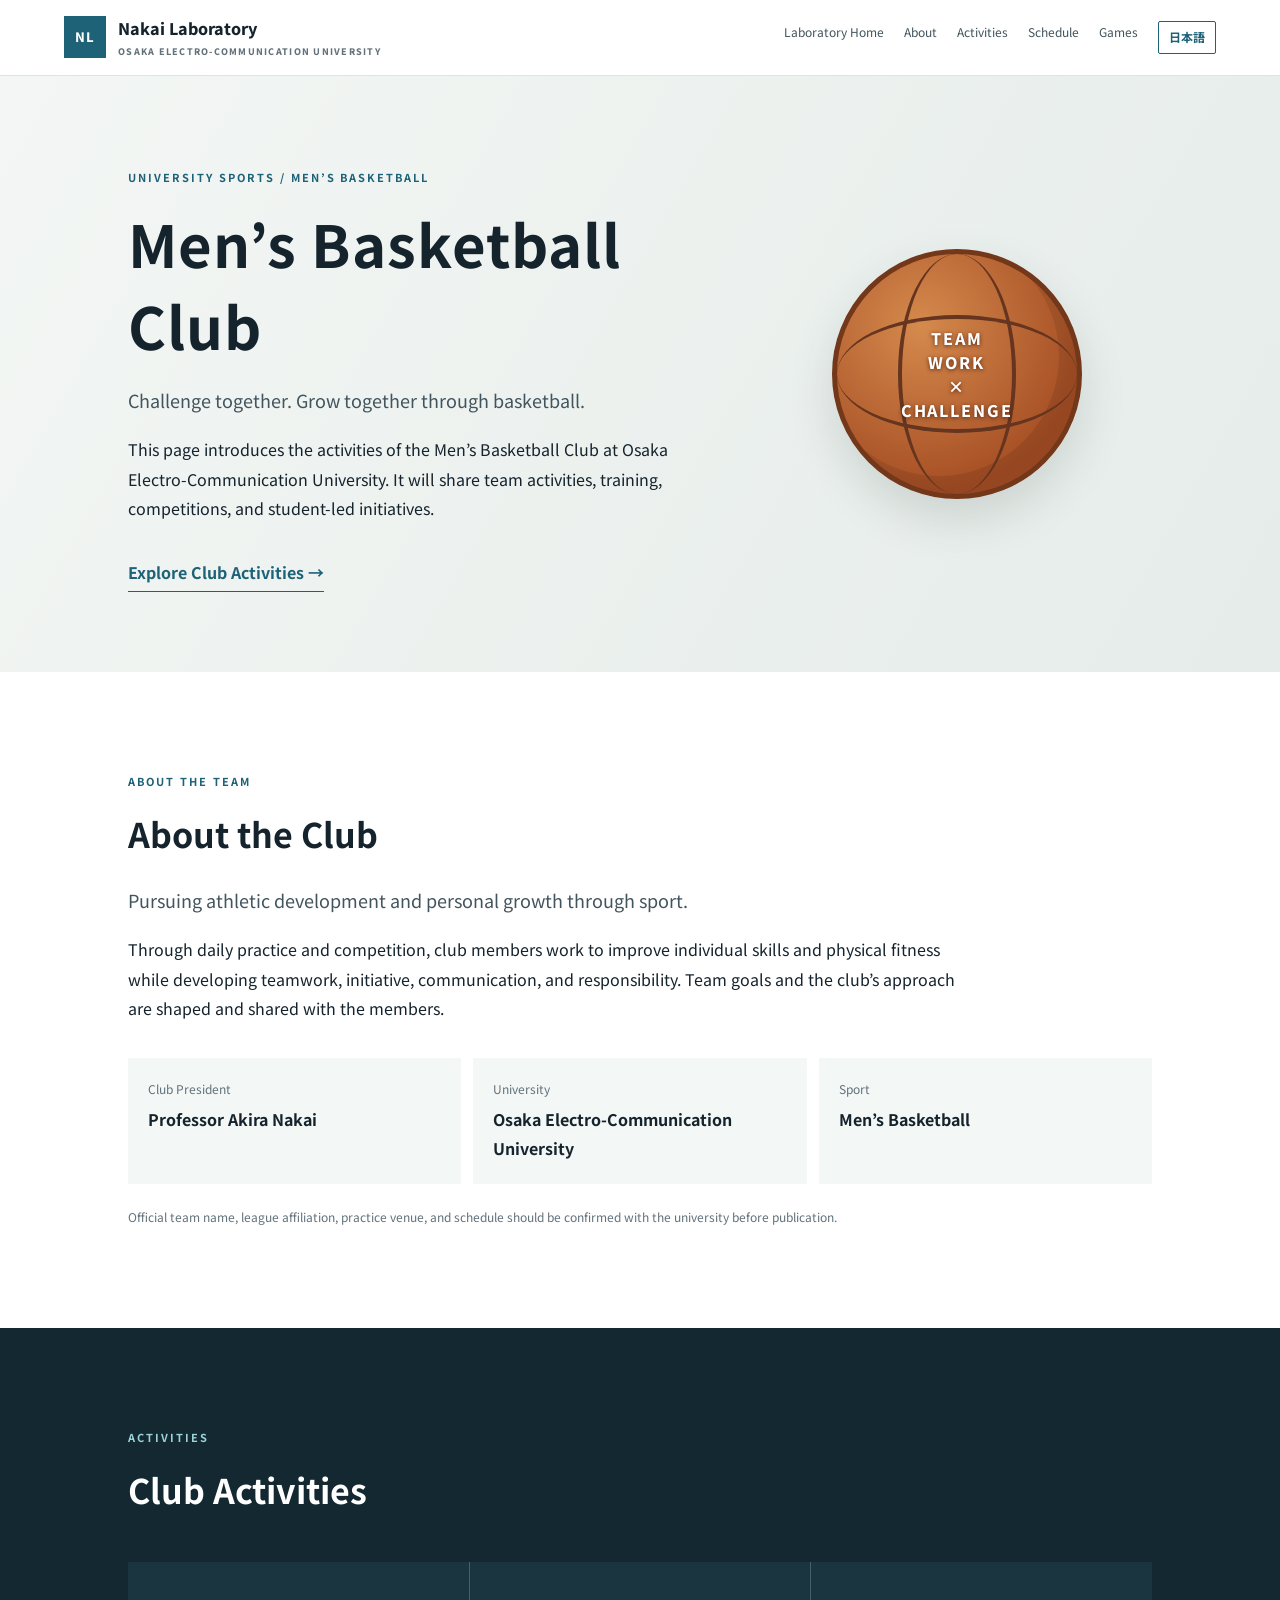
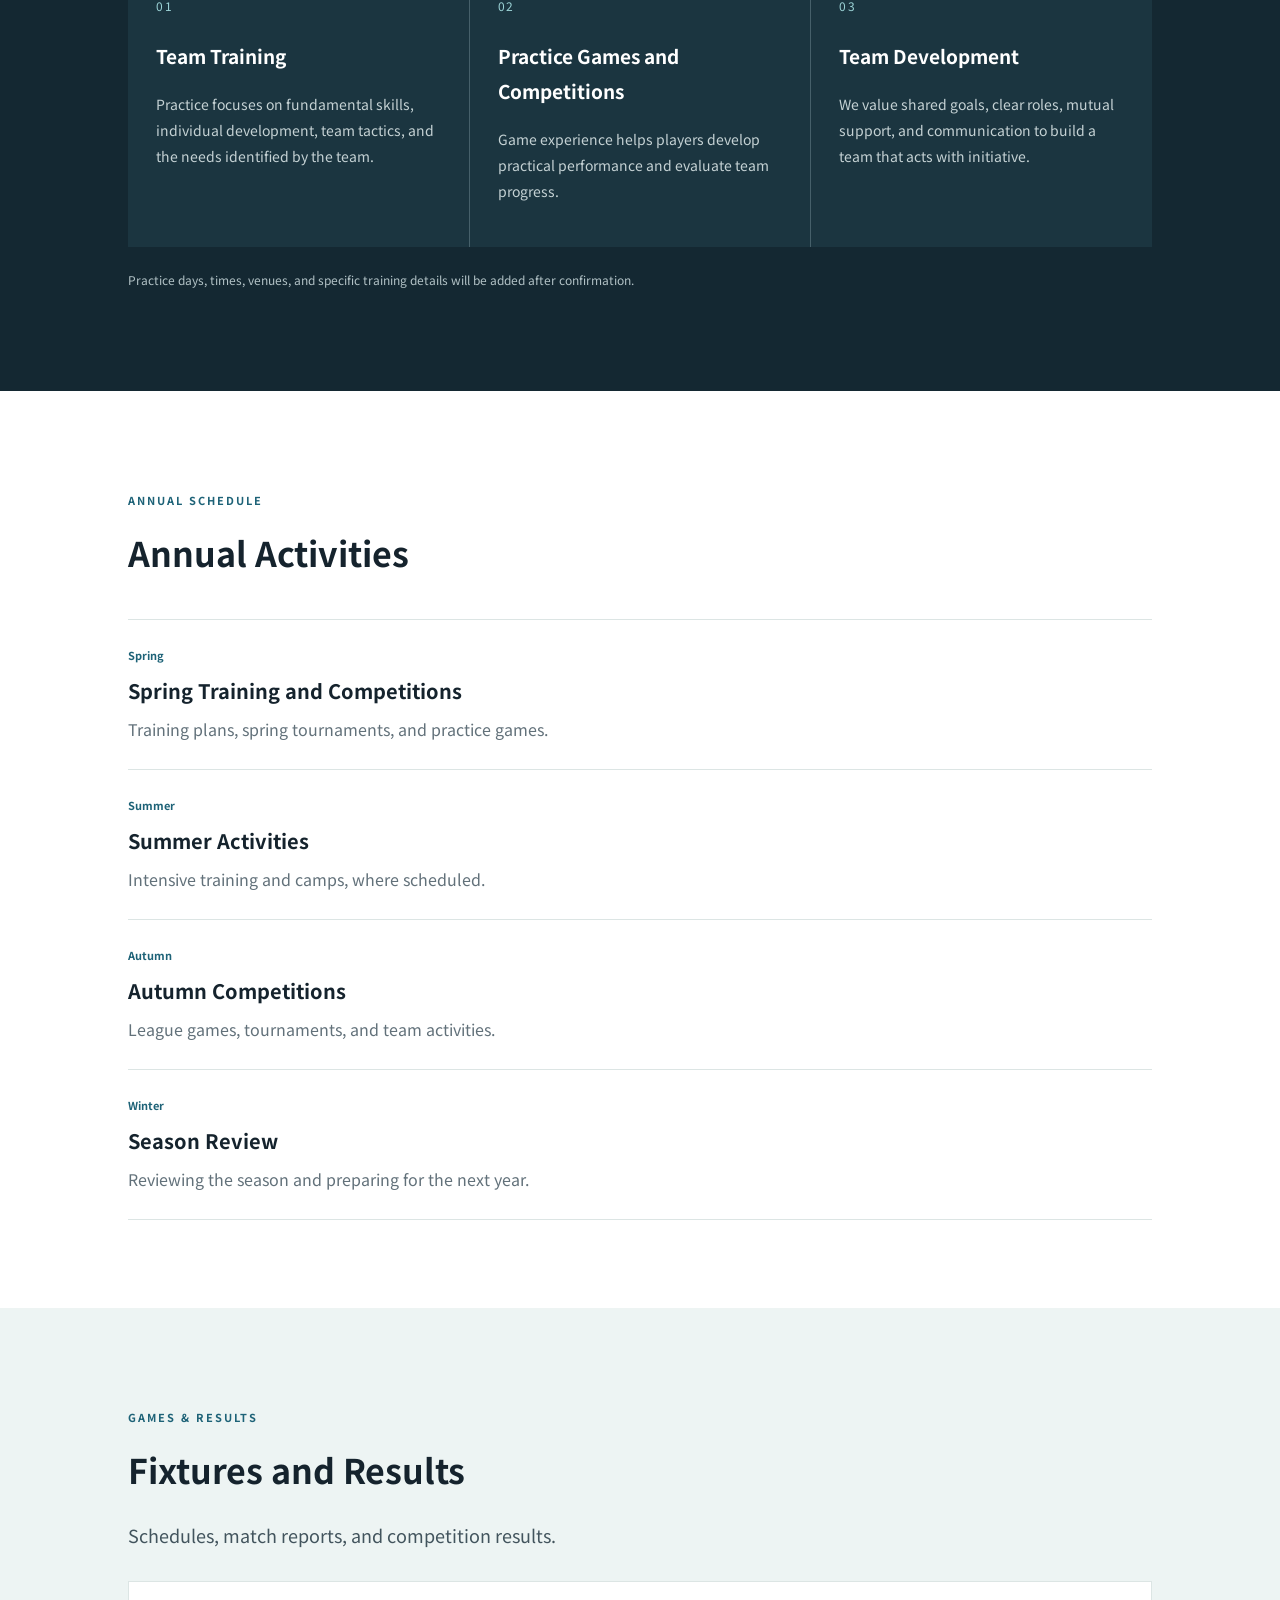
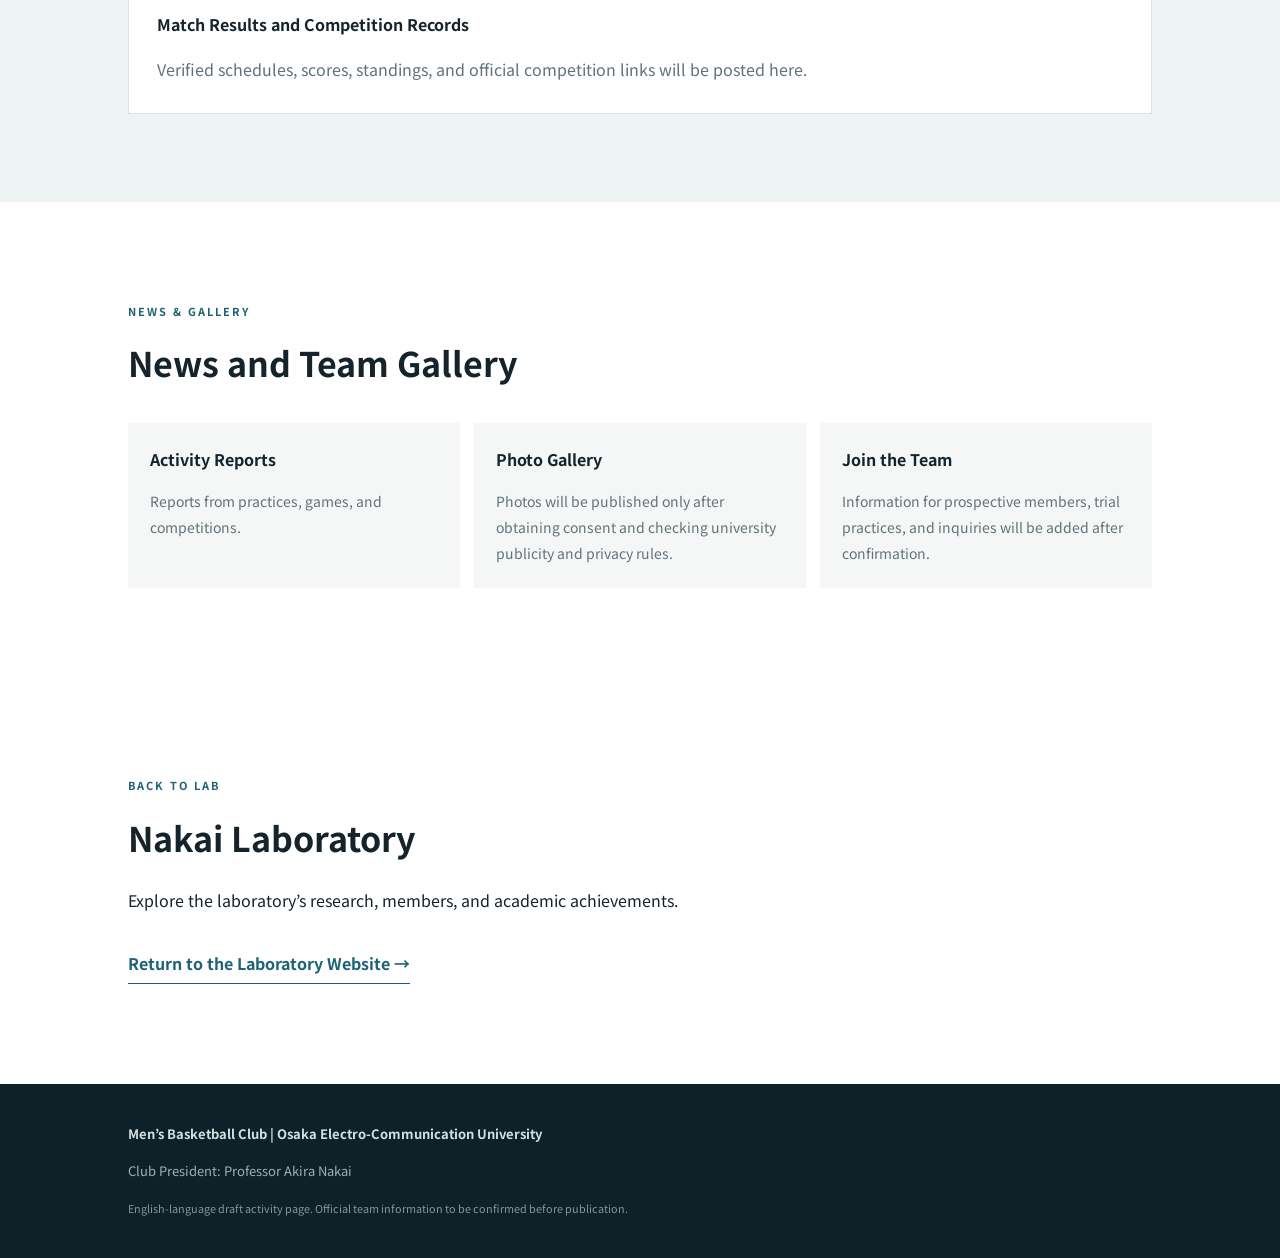
<file: basketball.html>
<!doctype html><html lang="en"><head><meta charset="utf-8"><meta name="viewport" content="width=device-width, initial-scale=1"><meta name="description" content="Men’s Basketball Club at Osaka Electro-Communication University. Club President: Professor Akira Nakai."><title>Men’s Basketball Club | Nakai Laboratory</title><link rel="stylesheet" href="style.css"></head><body>
<header class="site-header"><a class="brand" href="index.html"><span class="brand-mark">NL</span><span>Nakai Laboratory<small>OSAKA ELECTRO-COMMUNICATION UNIVERSITY</small></span></a><nav><a href="index.html">Laboratory Home</a><a href="#about">About</a><a href="#activities">Activities</a><a href="#schedule">Schedule</a><a href="#games">Games</a><a class="lang-switch" href="ja/basketball.html">日本語</a></nav></header><main>
<section class="club-hero"><div><p class="eyebrow">UNIVERSITY SPORTS / MEN’S BASKETBALL</p><h1>Men’s Basketball Club</h1><p class="lead">Challenge together. Grow together through basketball.</p><p>This page introduces the activities of the Men’s Basketball Club at Osaka Electro-Communication University. It will share team activities, training, competitions, and student-led initiatives.</p><a class="text-link" href="#activities">Explore Club Activities →</a></div><div class="club-ball"><span>TEAM<br>WORK<br>×<br>CHALLENGE</span></div></section>
<section class="section" id="about"><p class="eyebrow">ABOUT THE TEAM</p><h2>About the Club</h2><p class="section-lead">Pursuing athletic development and personal growth through sport.</p><p>Through daily practice and competition, club members work to improve individual skills and physical fitness while developing teamwork, initiative, communication, and responsibility. Team goals and the club’s approach are shaped and shared with the members.</p><div class="club-facts"><div><span>Club President</span><strong>Professor Akira Nakai</strong></div><div><span>University</span><strong>Osaka Electro-Communication University</strong></div><div><span>Sport</span><strong>Men’s Basketball</strong></div></div><p class="note">Official team name, league affiliation, practice venue, and schedule should be confirmed with the university before publication.</p></section>
<section class="section dark" id="activities"><p class="eyebrow">ACTIVITIES</p><h2>Club Activities</h2><div class="cards club-cards"><article><span>01</span><h3>Team Training</h3><p>Practice focuses on fundamental skills, individual development, team tactics, and the needs identified by the team.</p></article><article><span>02</span><h3>Practice Games and Competitions</h3><p>Game experience helps players develop practical performance and evaluate team progress.</p></article><article><span>03</span><h3>Team Development</h3><p>We value shared goals, clear roles, mutual support, and communication to build a team that acts with initiative.</p></article></div><p class="note">Practice days, times, venues, and specific training details will be added after confirmation.</p></section>
<section class="section" id="schedule"><p class="eyebrow">ANNUAL SCHEDULE</p><h2>Annual Activities</h2><div class="project-list"><article><div class="project-tag">Spring</div><h3>Spring Training and Competitions</h3><p>Training plans, spring tournaments, and practice games.</p></article><article><div class="project-tag">Summer</div><h3>Summer Activities</h3><p>Intensive training and camps, where scheduled.</p></article><article><div class="project-tag">Autumn</div><h3>Autumn Competitions</h3><p>League games, tournaments, and team activities.</p></article><article><div class="project-tag">Winter</div><h3>Season Review</h3><p>Reviewing the season and preparing for the next year.</p></article></div></section>
<section class="section pale" id="games"><p class="eyebrow">GAMES &amp; RESULTS</p><h2>Fixtures and Results</h2><p class="section-lead">Schedules, match reports, and competition results.</p><div class="result-placeholder"><strong>Match Results and Competition Records</strong><p>Verified schedules, scores, standings, and official competition links will be posted here.</p></div></section>
<section class="section" id="news"><p class="eyebrow">NEWS &amp; GALLERY</p><h2>News and Team Gallery</h2><div class="club-news-placeholder"><div><strong>Activity Reports</strong><p>Reports from practices, games, and competitions.</p></div><div><strong>Photo Gallery</strong><p>Photos will be published only after obtaining consent and checking university publicity and privacy rules.</p></div><div><strong>Join the Team</strong><p>Information for prospective members, trial practices, and inquiries will be added after confirmation.</p></div></div></section>
<section class="contact section"><p class="eyebrow">BACK TO LAB</p><h2>Nakai Laboratory</h2><p>Explore the laboratory’s research, members, and academic achievements.</p><a class="text-link" href="index.html">Return to the Laboratory Website →</a></section></main><footer><strong>Men’s Basketball Club | Osaka Electro-Communication University</strong><p>Club President: Professor Akira Nakai</p><small>English-language draft activity page. Official team information to be confirmed before publication.</small></footer></body></html>
</file>
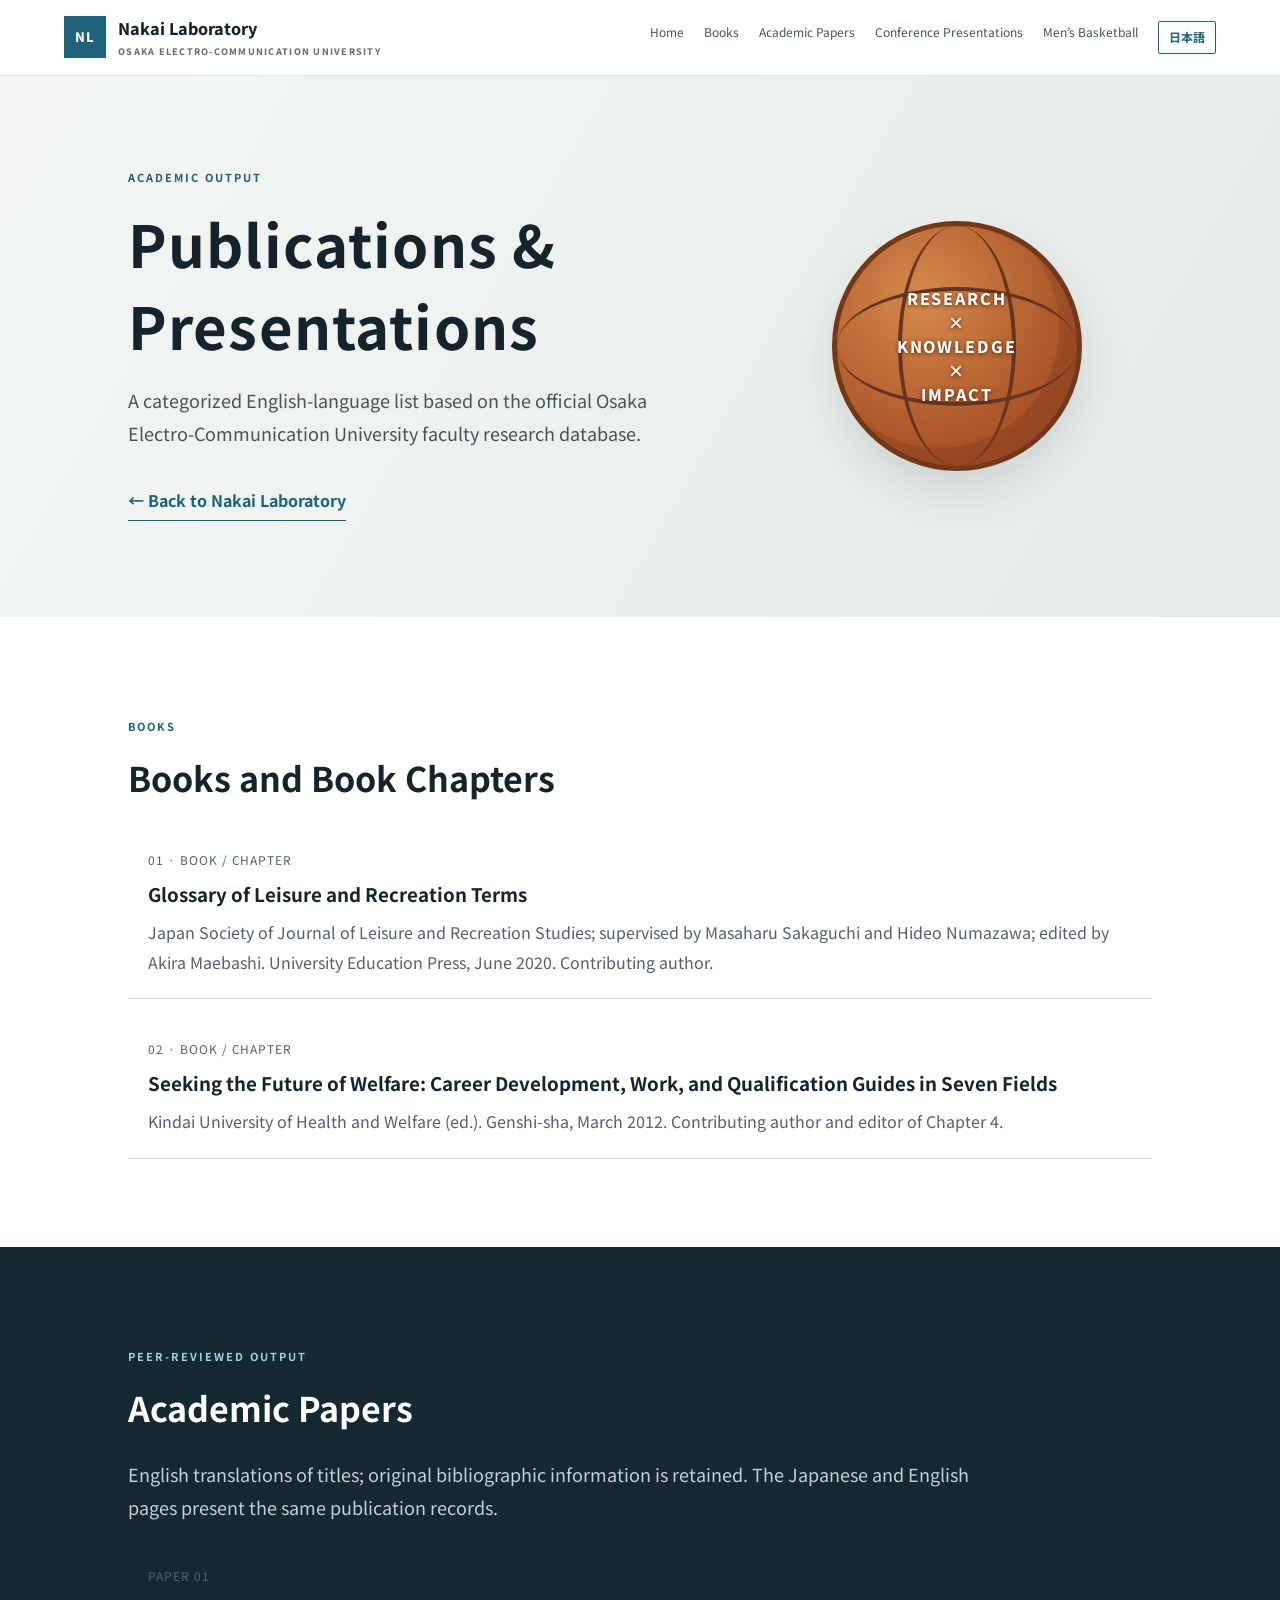
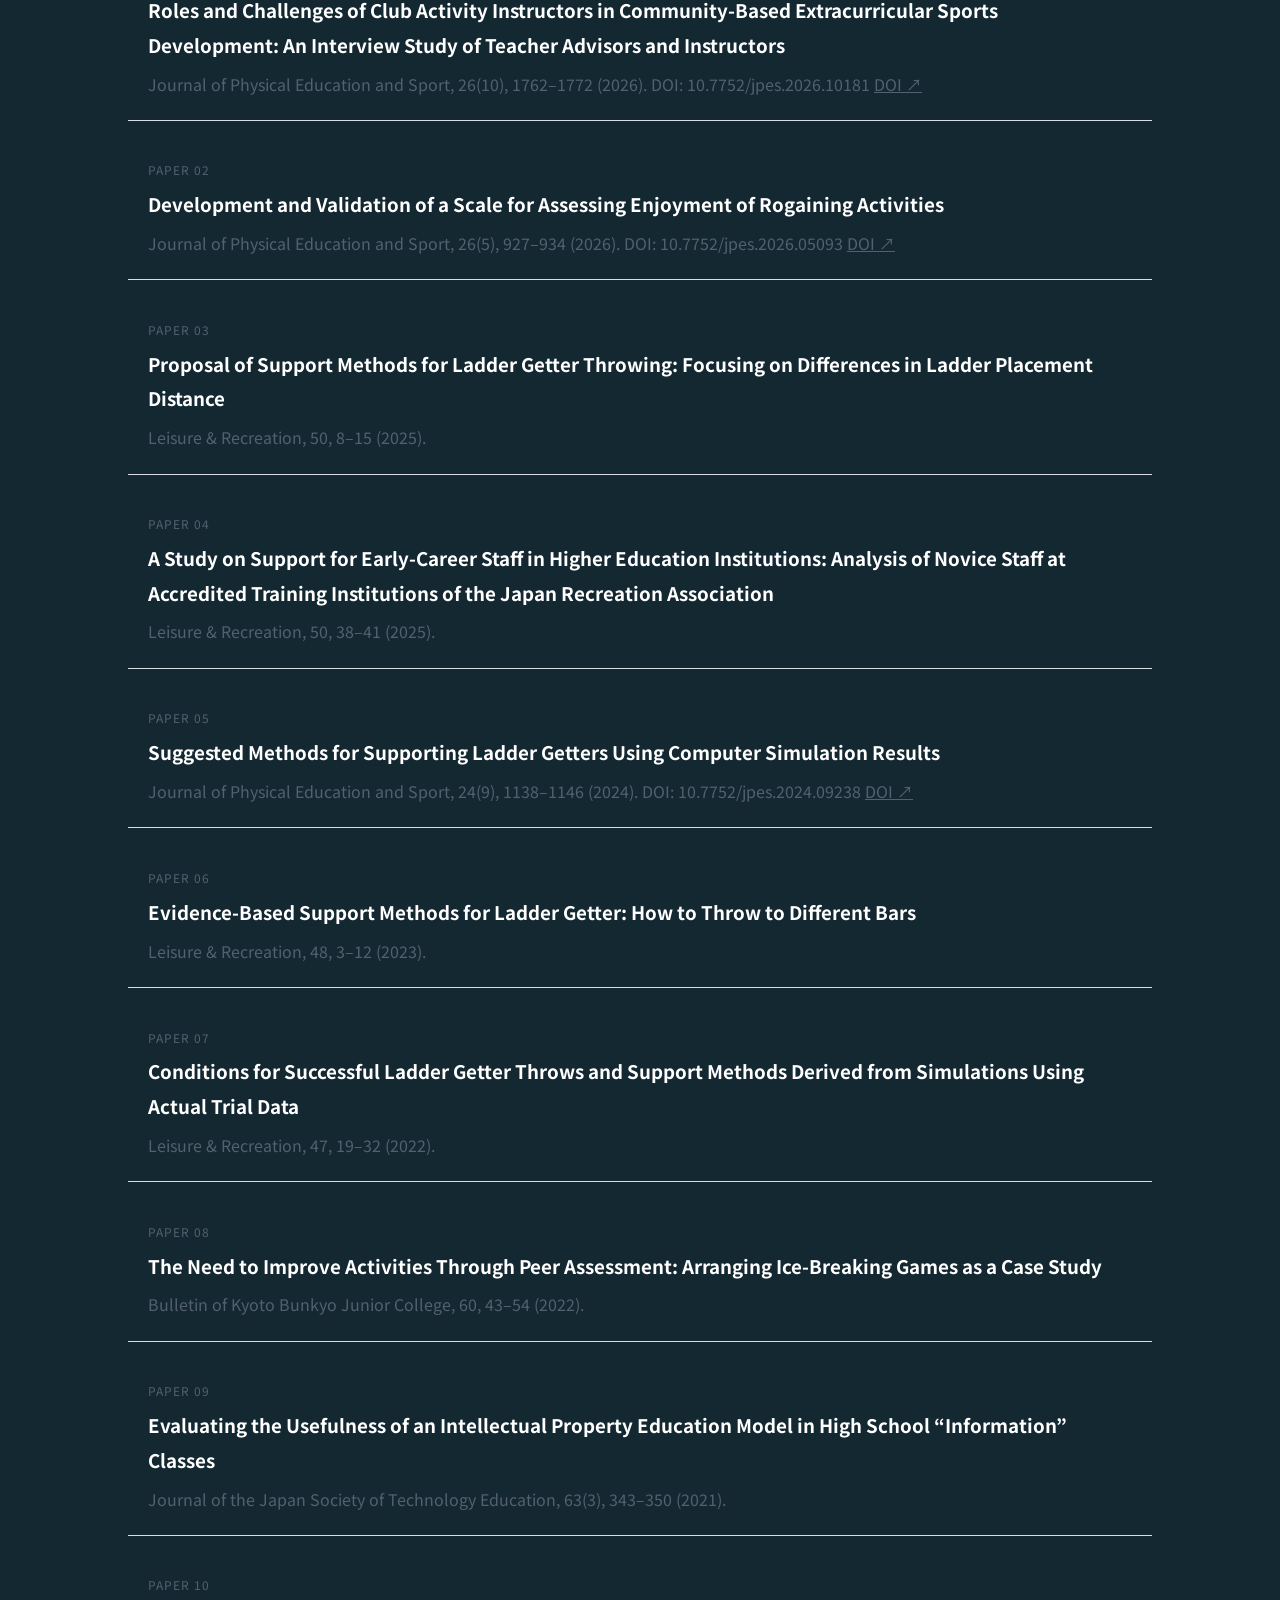
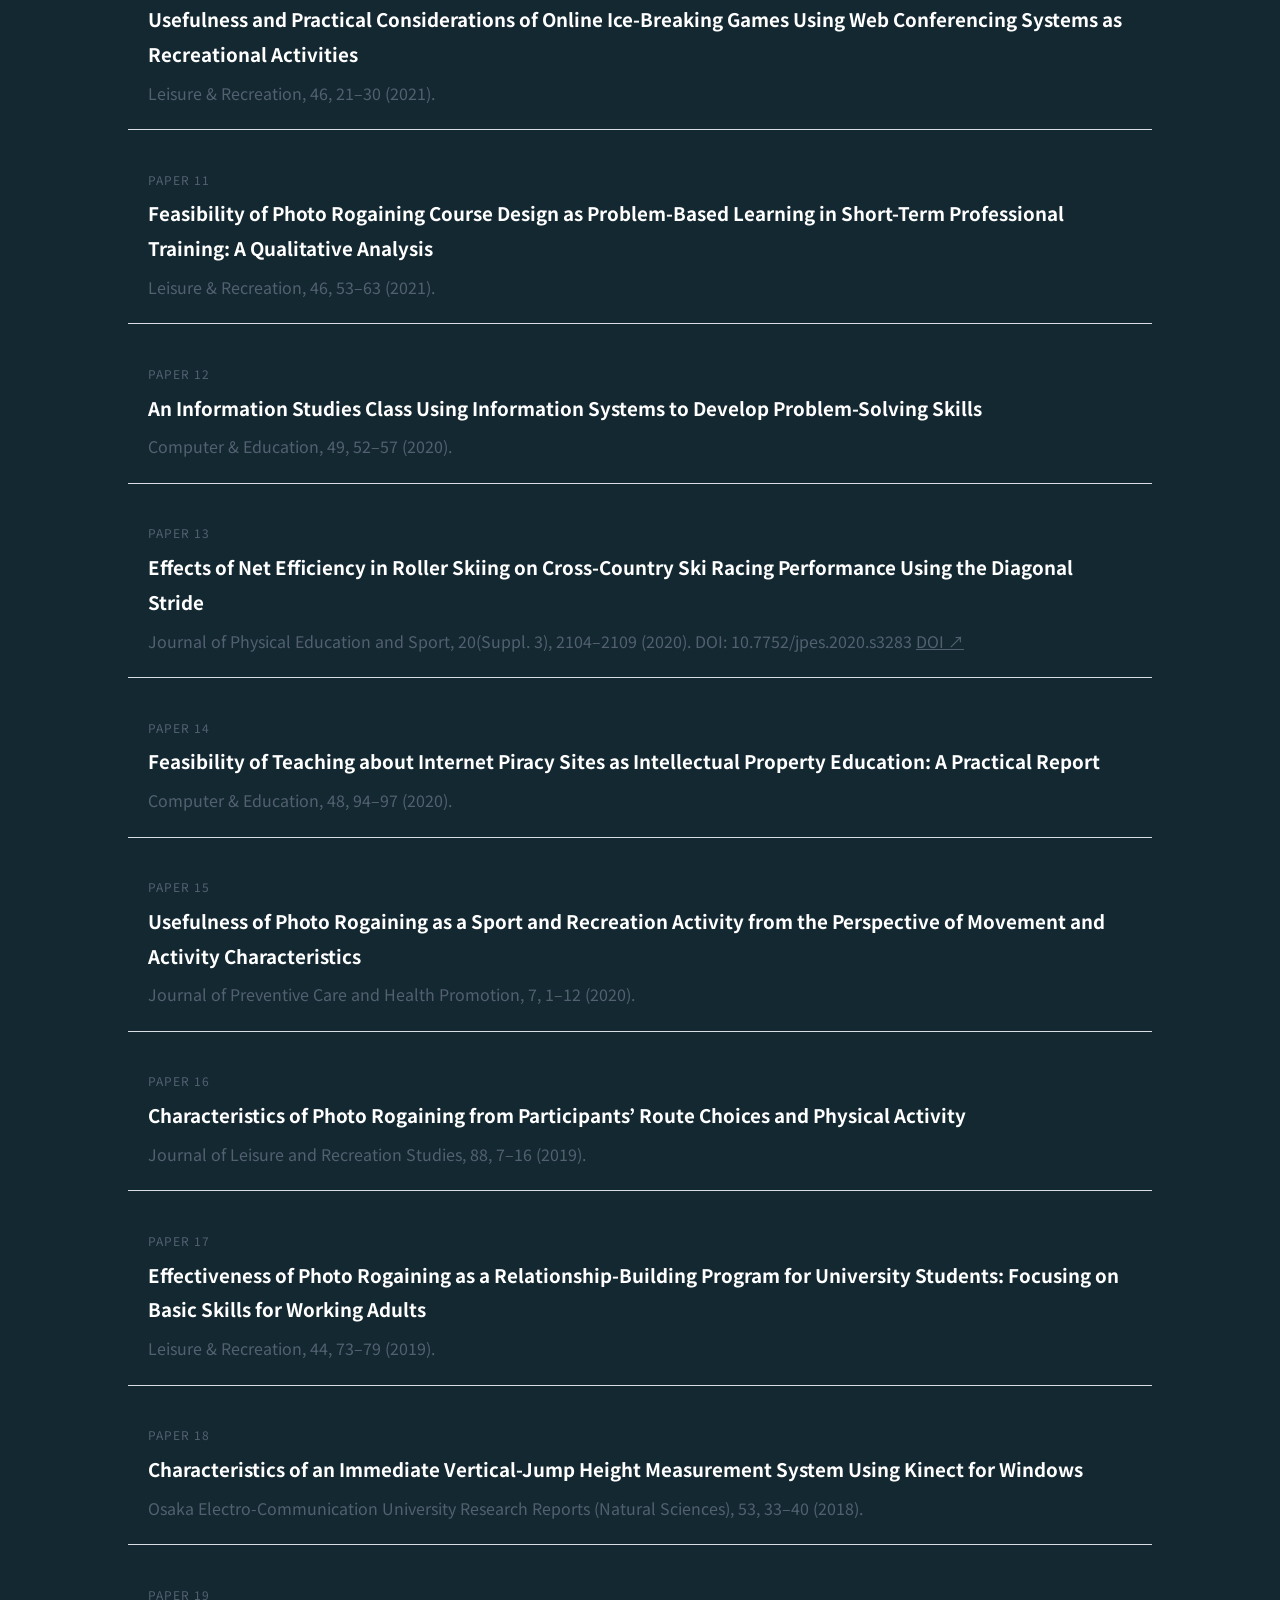
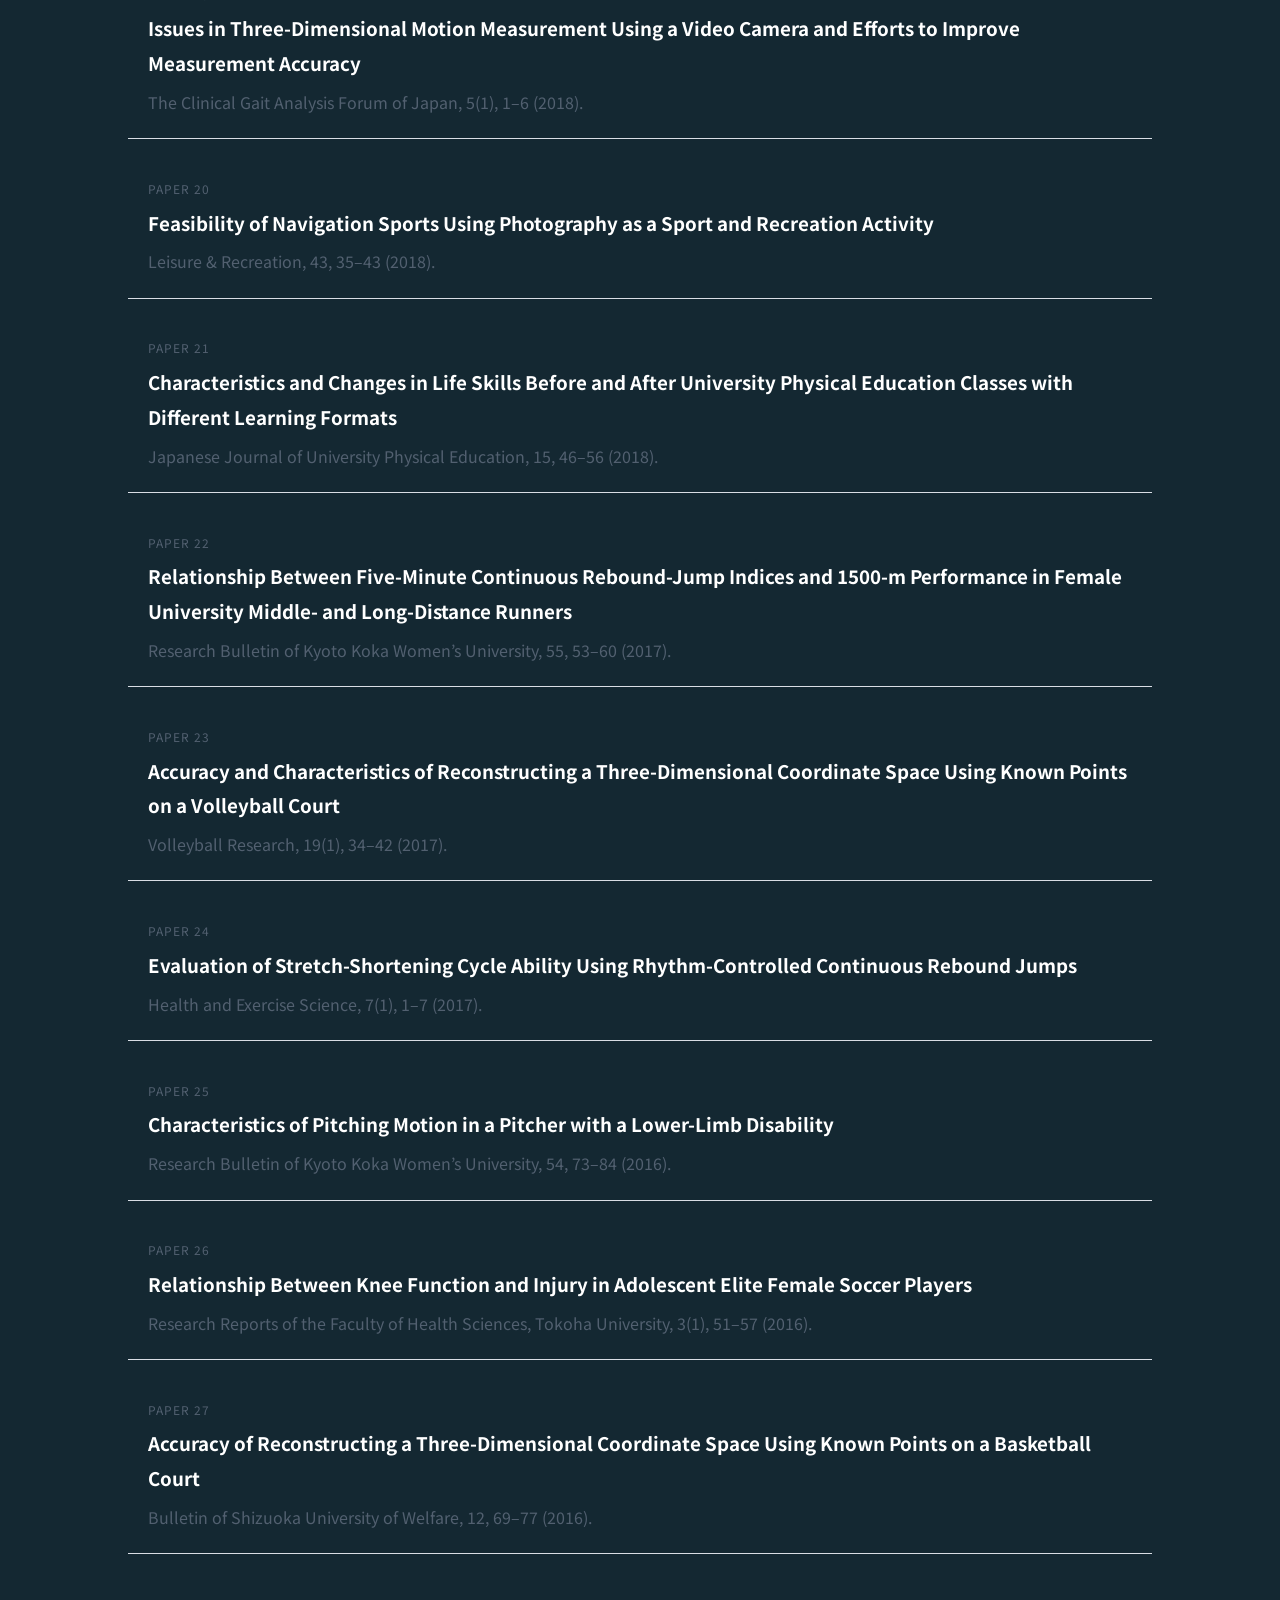
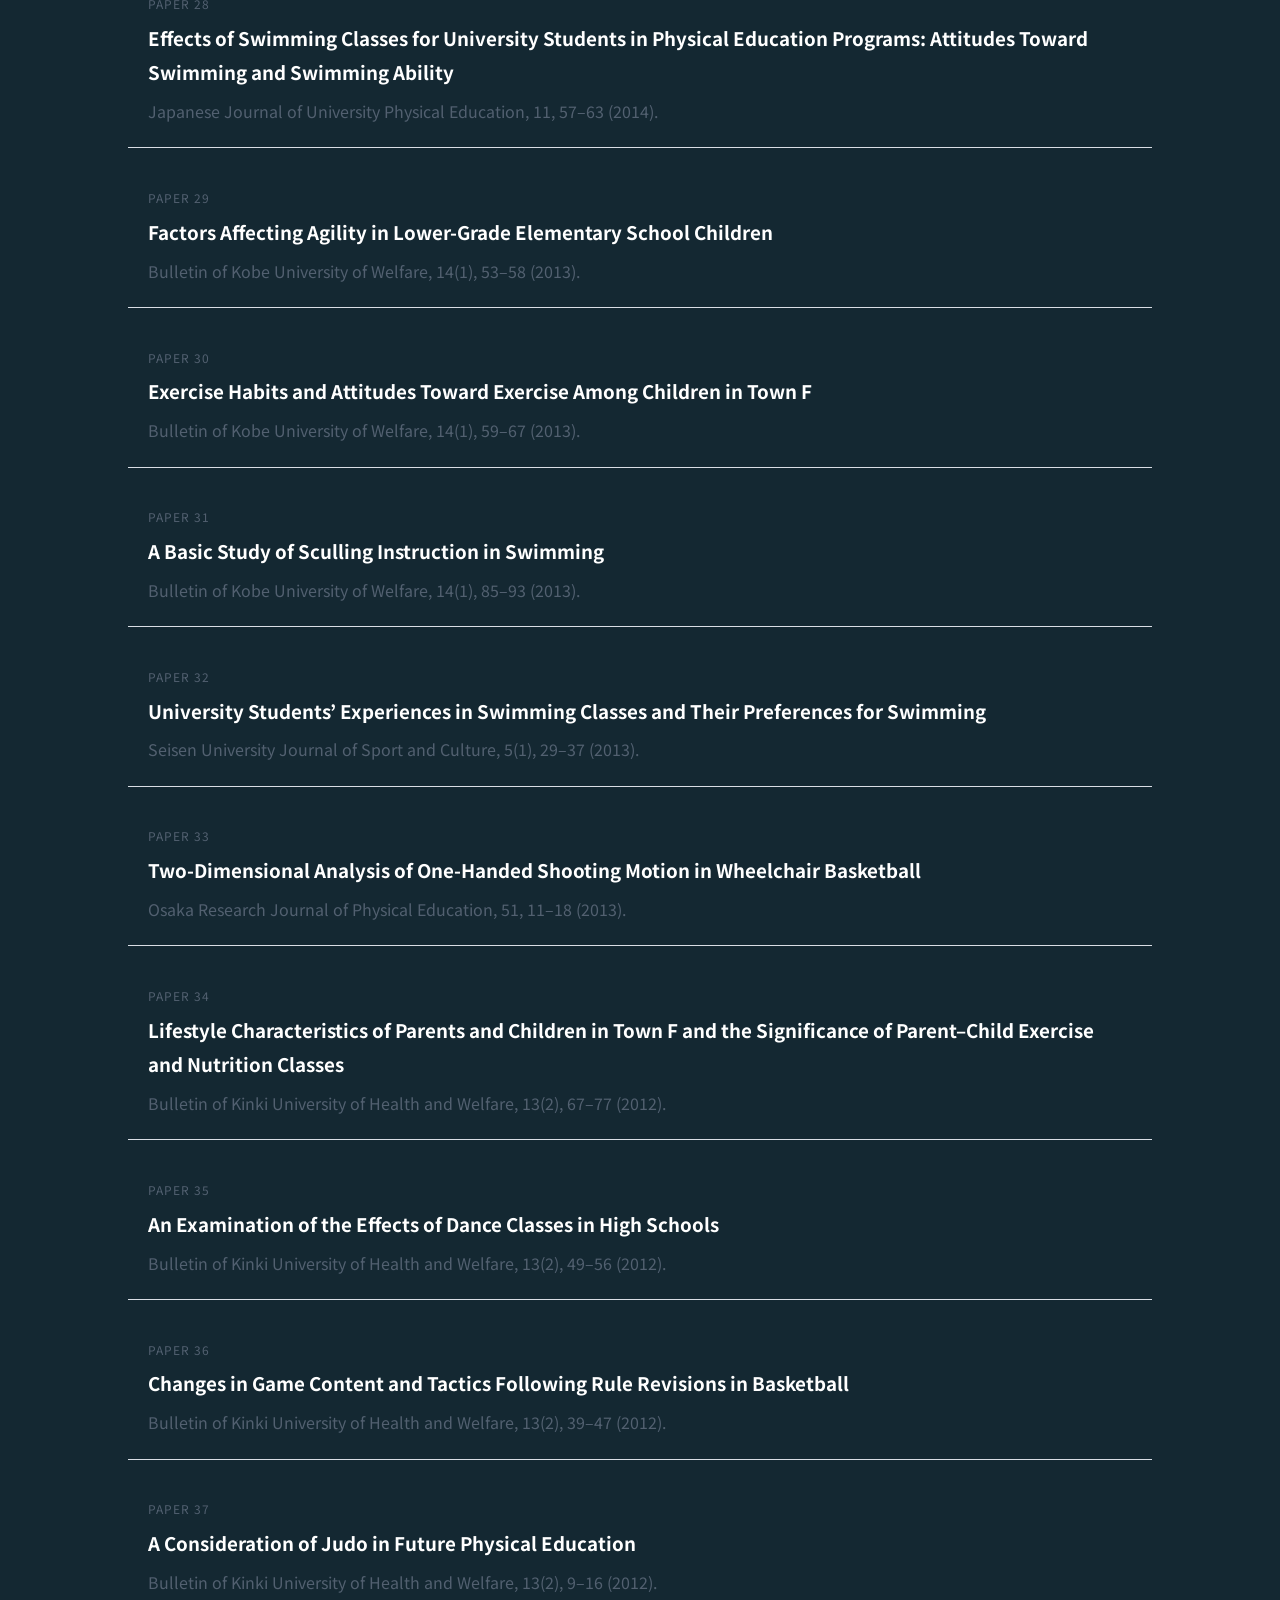
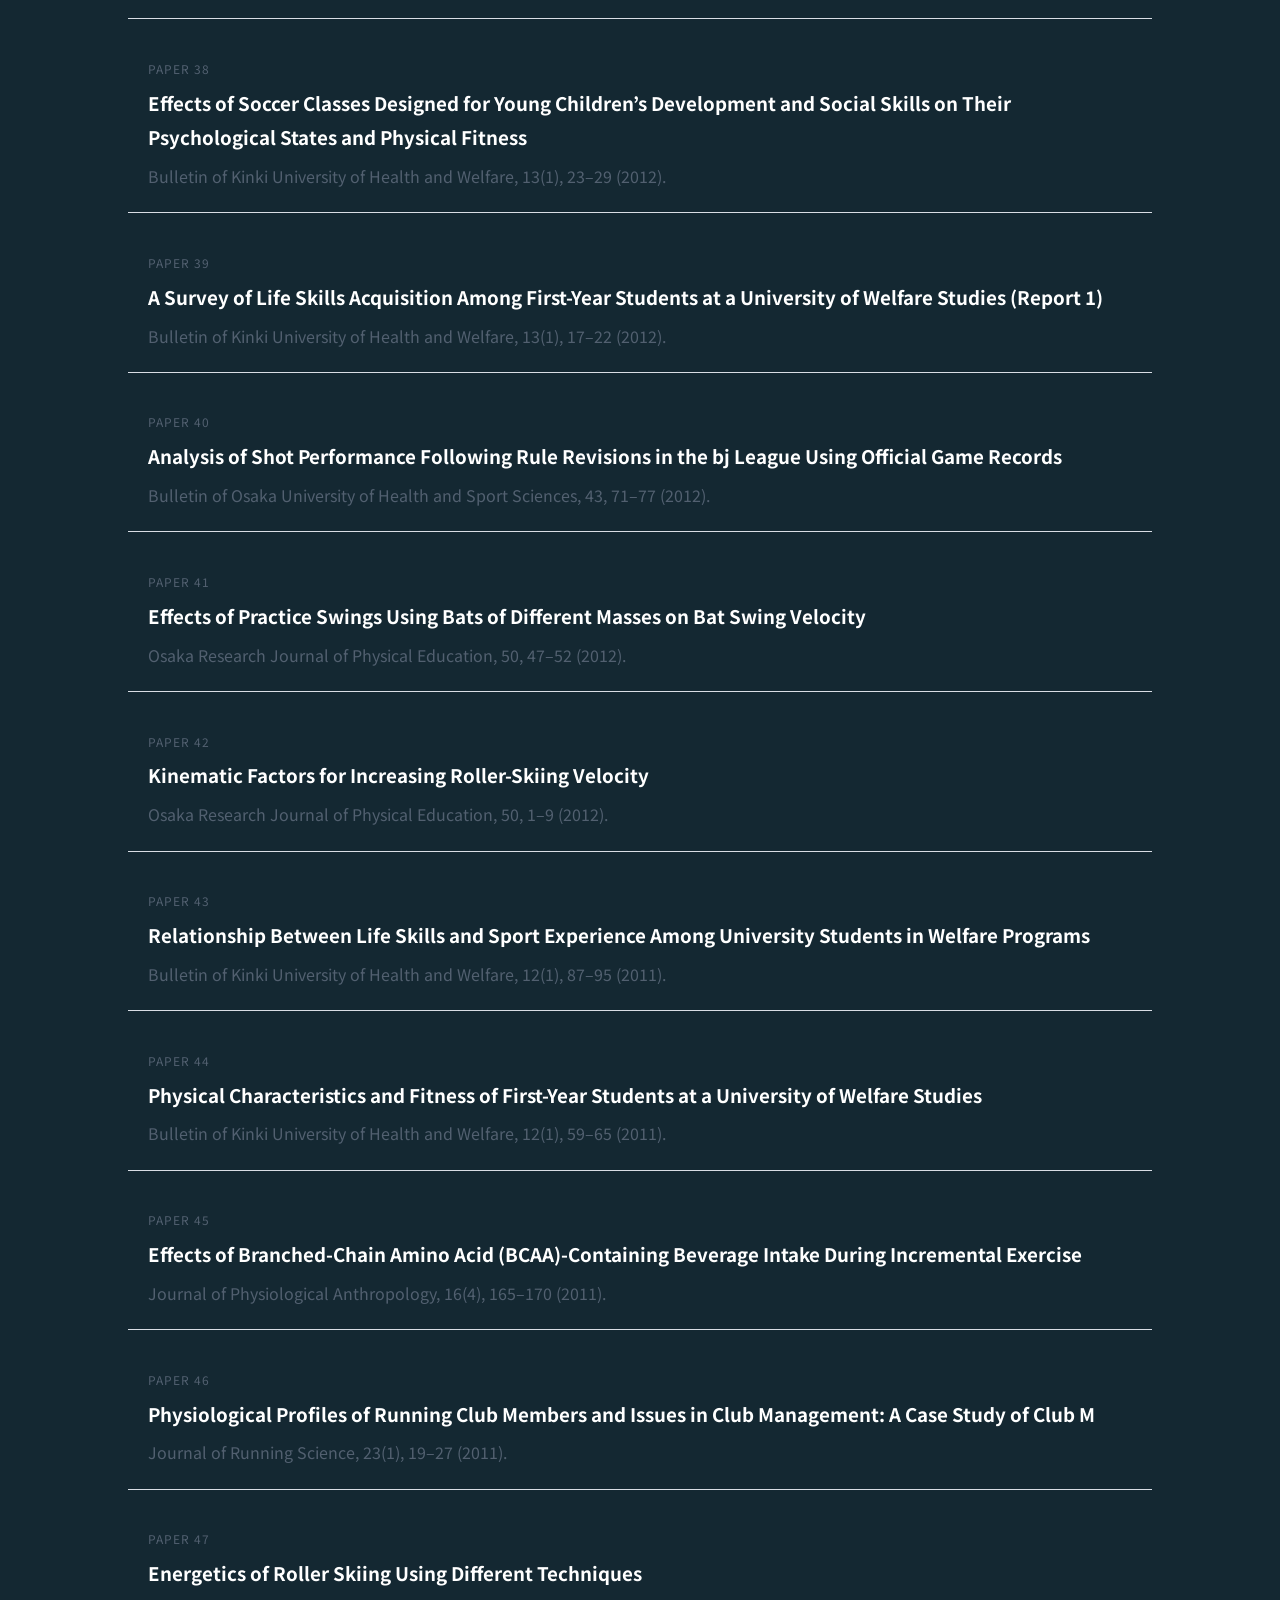
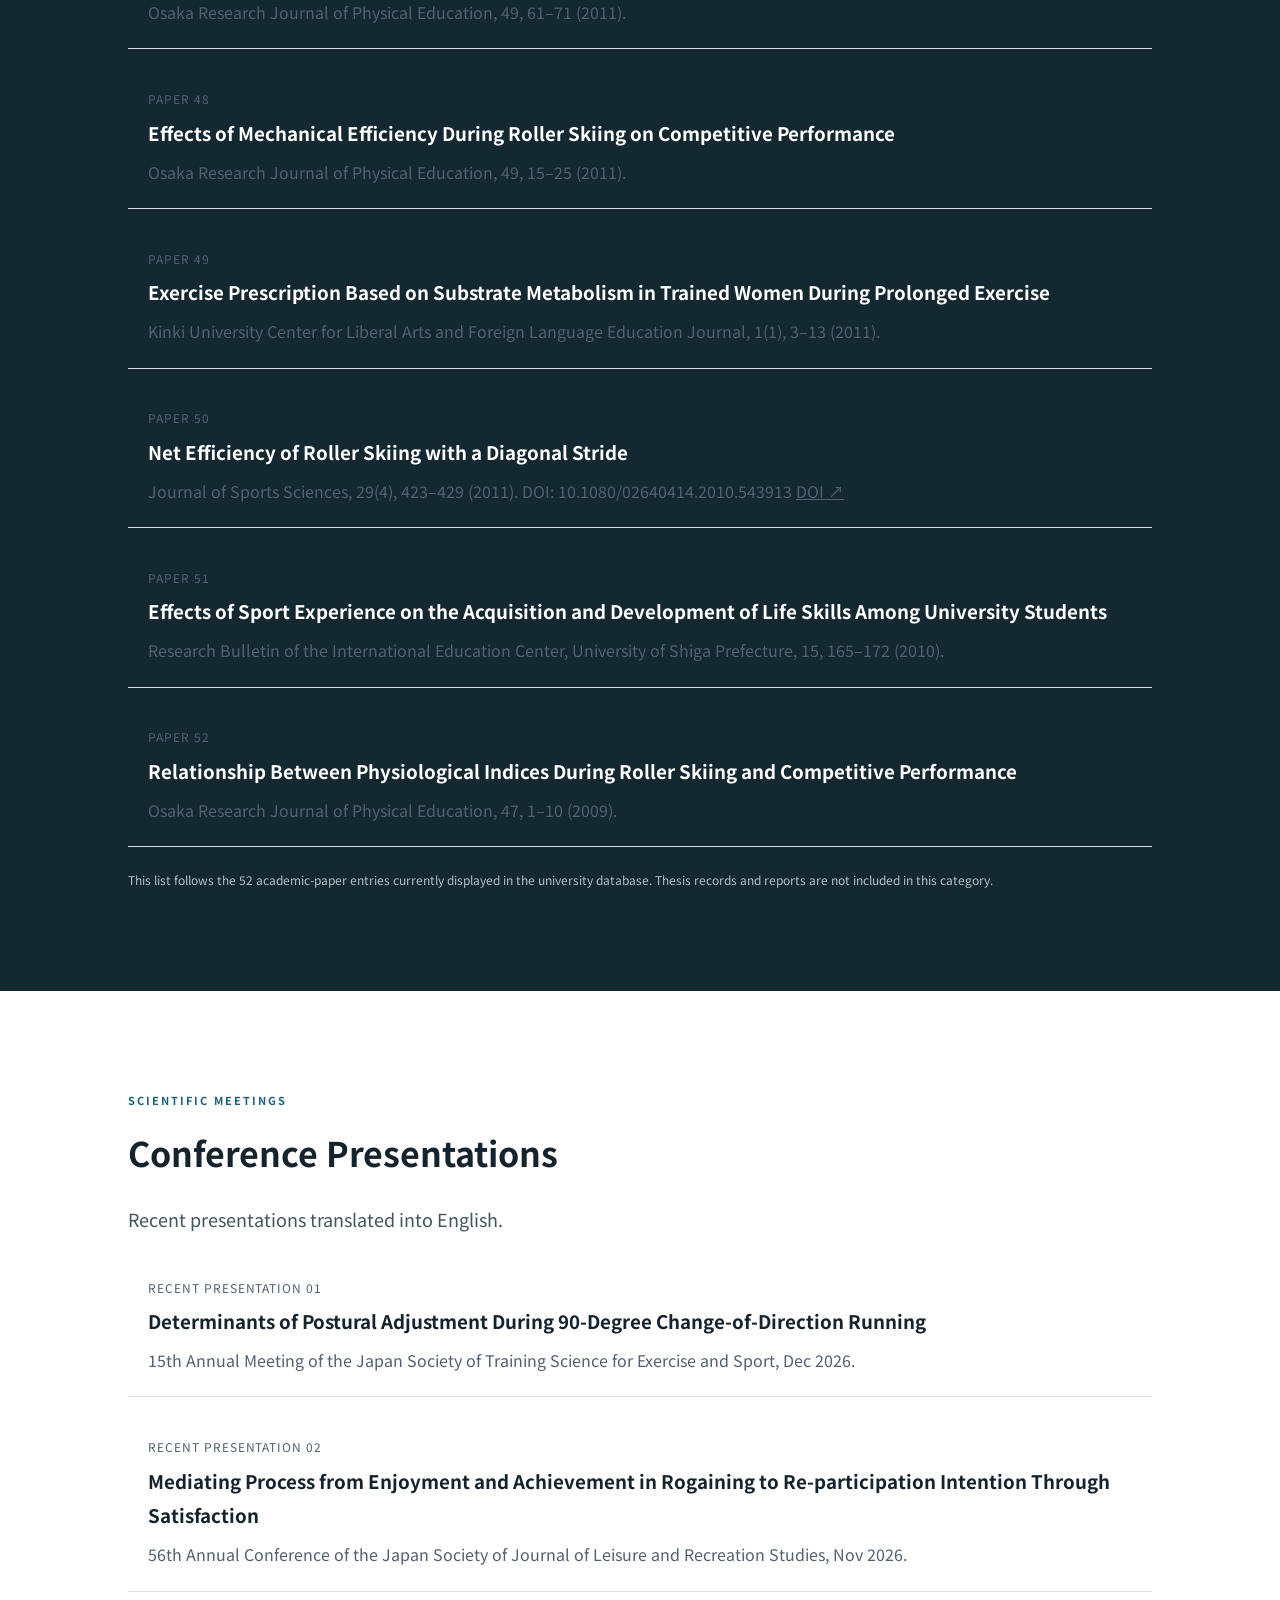
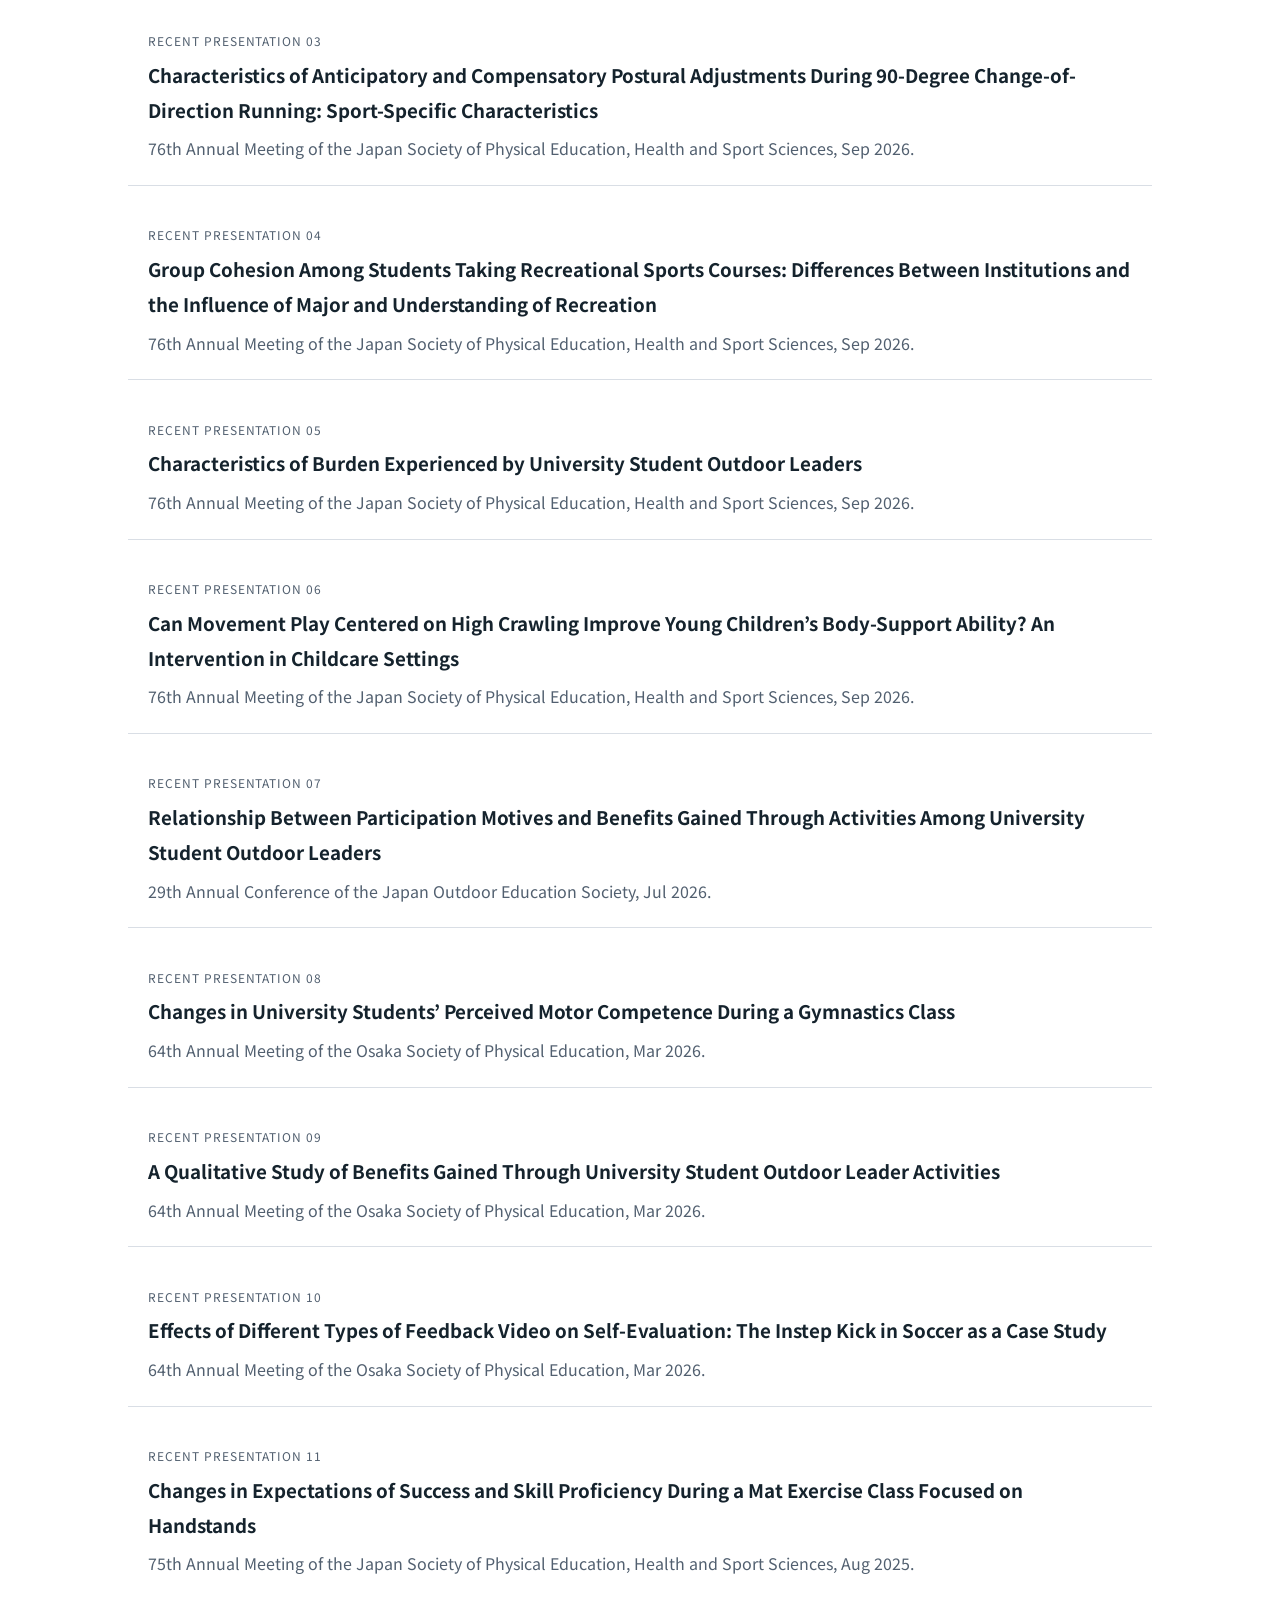
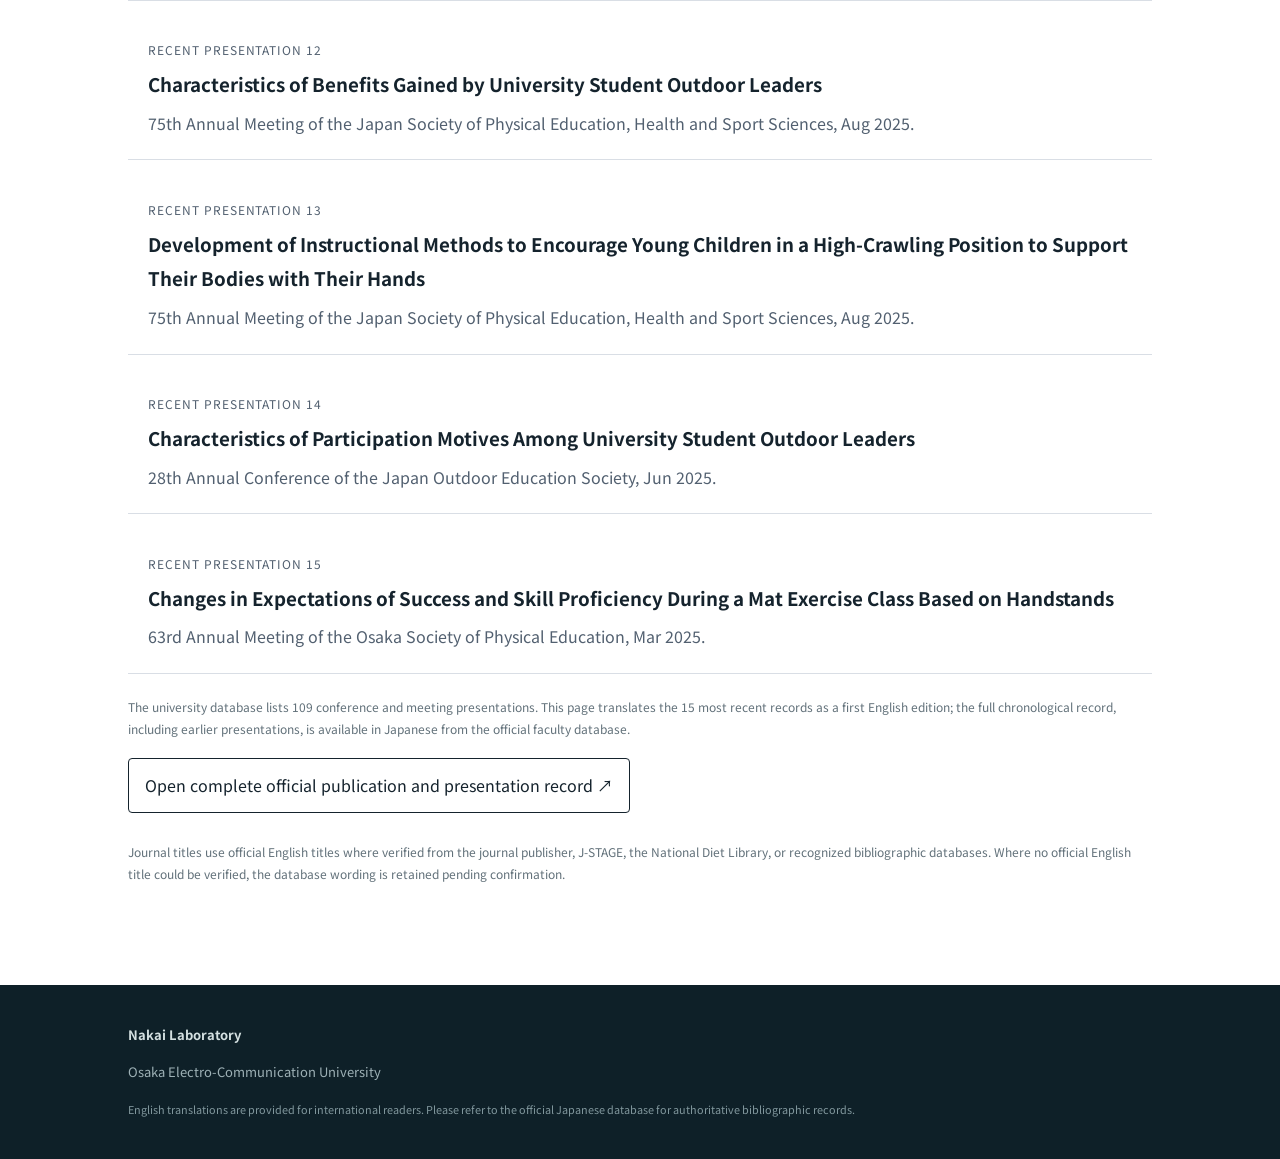
<file: publications.html>
<!doctype html><html lang="en"><head><meta charset="utf-8"><meta name="viewport" content="width=device-width, initial-scale=1"><title>Publications and Presentations | Nakai Laboratory</title><link rel="stylesheet" href="style.css"></head><body><header class="site-header"><a class="brand" href="index.html"><span class="brand-mark">NL</span><span>Nakai Laboratory<small>OSAKA ELECTRO-COMMUNICATION UNIVERSITY</small></span></a><nav><a href="index.html">Home</a><a href="#books">Books</a><a href="#papers">Academic Papers</a><a href="#conferences">Conference Presentations</a><a href="basketball.html">Men’s Basketball</a><a class="lang-switch" href="ja/publications.html">日本語</a></nav></header><main><section class="club-hero"><div><p class="eyebrow">ACADEMIC OUTPUT</p><h1>Publications &amp; Presentations</h1><p class="lead">A categorized English-language list based on the official Osaka Electro-Communication University faculty research database.</p><p><a class="text-link" href="index.html">← Back to Nakai Laboratory</a></p></div><div class="club-ball"><span>RESEARCH<br>×<br>KNOWLEDGE<br>×<br>IMPACT</span></div></section><section class="section" id="books"><p class="eyebrow">BOOKS</p><h2>Books and Book Chapters</h2><div class="achievement-list"><article><span class="tag">01 · Book / Chapter</span><h3>Glossary of Leisure and Recreation Terms</h3><p>Japan Society of Journal of Leisure and Recreation Studies; supervised by Masaharu Sakaguchi and Hideo Numazawa; edited by Akira Maebashi. University Education Press, June 2020. Contributing author.</p></article><article><span class="tag">02 · Book / Chapter</span><h3>Seeking the Future of Welfare: Career Development, Work, and Qualification Guides in Seven Fields</h3><p>Kindai University of Health and Welfare (ed.). Genshi-sha, March 2012. Contributing author and editor of Chapter 4.</p></article></div></section><section class="section dark" id="papers"><p class="eyebrow">PEER-REVIEWED OUTPUT</p><h2>Academic Papers</h2><p class="section-lead">English translations of titles; original bibliographic information is retained. The Japanese and English pages present the same publication records.</p><div class="achievement-list"><article><span class="tag">Paper 01</span><h3>Roles and Challenges of Club Activity Instructors in Community-Based Extracurricular Sports Development: An Interview Study of Teacher Advisors and Instructors</h3><p>Journal of Physical Education and Sport, 26(10), 1762–1772 (2026). DOI: 10.7752/jpes.2026.10181 <a href="https://doi.org/10.7752/jpes.2026.10181" target="_blank" rel="noopener">DOI ↗</a></p></article><article><span class="tag">Paper 02</span><h3>Development and Validation of a Scale for Assessing Enjoyment of Rogaining Activities</h3><p>Journal of Physical Education and Sport, 26(5), 927–934 (2026). DOI: 10.7752/jpes.2026.05093 <a href="https://doi.org/10.7752/jpes.2026.05093" target="_blank" rel="noopener">DOI ↗</a></p></article><article><span class="tag">Paper 03</span><h3>Proposal of Support Methods for Ladder Getter Throwing: Focusing on Differences in Ladder Placement Distance</h3><p>Leisure &amp; Recreation, 50, 8–15 (2025).</p></article><article><span class="tag">Paper 04</span><h3>A Study on Support for Early-Career Staff in Higher Education Institutions: Analysis of Novice Staff at Accredited Training Institutions of the Japan Recreation Association</h3><p>Leisure &amp; Recreation, 50, 38–41 (2025).</p></article><article><span class="tag">Paper 05</span><h3>Suggested Methods for Supporting Ladder Getters Using Computer Simulation Results</h3><p>Journal of Physical Education and Sport, 24(9), 1138–1146 (2024). DOI: 10.7752/jpes.2024.09238 <a href="https://doi.org/10.7752/jpes.2024.09238" target="_blank" rel="noopener">DOI ↗</a></p></article><article><span class="tag">Paper 06</span><h3>Evidence-Based Support Methods for Ladder Getter: How to Throw to Different Bars</h3><p>Leisure &amp; Recreation, 48, 3–12 (2023).</p></article><article><span class="tag">Paper 07</span><h3>Conditions for Successful Ladder Getter Throws and Support Methods Derived from Simulations Using Actual Trial Data</h3><p>Leisure &amp; Recreation, 47, 19–32 (2022).</p></article><article><span class="tag">Paper 08</span><h3>The Need to Improve Activities Through Peer Assessment: Arranging Ice-Breaking Games as a Case Study</h3><p>Bulletin of Kyoto Bunkyo Junior College, 60, 43–54 (2022).</p></article><article><span class="tag">Paper 09</span><h3>Evaluating the Usefulness of an Intellectual Property Education Model in High School “Information” Classes</h3><p>Journal of the Japan Society of Technology Education, 63(3), 343–350 (2021).</p></article><article><span class="tag">Paper 10</span><h3>Usefulness and Practical Considerations of Online Ice-Breaking Games Using Web Conferencing Systems as Recreational Activities</h3><p>Leisure &amp; Recreation, 46, 21–30 (2021).</p></article><article><span class="tag">Paper 11</span><h3>Feasibility of Photo Rogaining Course Design as Problem-Based Learning in Short-Term Professional Training: A Qualitative Analysis</h3><p>Leisure &amp; Recreation, 46, 53–63 (2021).</p></article><article><span class="tag">Paper 12</span><h3>An Information Studies Class Using Information Systems to Develop Problem-Solving Skills</h3><p>Computer & Education, 49, 52–57 (2020).</p></article><article><span class="tag">Paper 13</span><h3>Effects of Net Efficiency in Roller Skiing on Cross-Country Ski Racing Performance Using the Diagonal Stride</h3><p>Journal of Physical Education and Sport, 20(Suppl. 3), 2104–2109 (2020). DOI: 10.7752/jpes.2020.s3283 <a href="https://doi.org/10.7752/jpes.2020.s3283" target="_blank" rel="noopener">DOI ↗</a></p></article><article><span class="tag">Paper 14</span><h3>Feasibility of Teaching about Internet Piracy Sites as Intellectual Property Education: A Practical Report</h3><p>Computer & Education, 48, 94–97 (2020).</p></article><article><span class="tag">Paper 15</span><h3>Usefulness of Photo Rogaining as a Sport and Recreation Activity from the Perspective of Movement and Activity Characteristics</h3><p>Journal of Preventive Care and Health Promotion, 7, 1–12 (2020).</p></article><article><span class="tag">Paper 16</span><h3>Characteristics of Photo Rogaining from Participants’ Route Choices and Physical Activity</h3><p>Journal of Leisure and Recreation Studies, 88, 7–16 (2019).</p></article><article><span class="tag">Paper 17</span><h3>Effectiveness of Photo Rogaining as a Relationship-Building Program for University Students: Focusing on Basic Skills for Working Adults</h3><p>Leisure &amp; Recreation, 44, 73–79 (2019).</p></article><article><span class="tag">Paper 18</span><h3>Characteristics of an Immediate Vertical-Jump Height Measurement System Using Kinect for Windows</h3><p>Osaka Electro-Communication University Research Reports (Natural Sciences), 53, 33–40 (2018).</p></article><article><span class="tag">Paper 19</span><h3>Issues in Three-Dimensional Motion Measurement Using a Video Camera and Efforts to Improve Measurement Accuracy</h3><p>The Clinical Gait Analysis Forum of Japan, 5(1), 1–6 (2018).</p></article><article><span class="tag">Paper 20</span><h3>Feasibility of Navigation Sports Using Photography as a Sport and Recreation Activity</h3><p>Leisure &amp; Recreation, 43, 35–43 (2018).</p></article><article><span class="tag">Paper 21</span><h3>Characteristics and Changes in Life Skills Before and After University Physical Education Classes with Different Learning Formats</h3><p>Japanese Journal of University Physical Education, 15, 46–56 (2018).</p></article><article><span class="tag">Paper 22</span><h3>Relationship Between Five-Minute Continuous Rebound-Jump Indices and 1500-m Performance in Female University Middle- and Long-Distance Runners</h3><p>Research Bulletin of Kyoto Koka Women’s University, 55, 53–60 (2017).</p></article><article><span class="tag">Paper 23</span><h3>Accuracy and Characteristics of Reconstructing a Three-Dimensional Coordinate Space Using Known Points on a Volleyball Court</h3><p>Volleyball Research, 19(1), 34–42 (2017).</p></article><article><span class="tag">Paper 24</span><h3>Evaluation of Stretch-Shortening Cycle Ability Using Rhythm-Controlled Continuous Rebound Jumps</h3><p>Health and Exercise Science, 7(1), 1–7 (2017).</p></article><article><span class="tag">Paper 25</span><h3>Characteristics of Pitching Motion in a Pitcher with a Lower-Limb Disability</h3><p>Research Bulletin of Kyoto Koka Women’s University, 54, 73–84 (2016).</p></article><article><span class="tag">Paper 26</span><h3>Relationship Between Knee Function and Injury in Adolescent Elite Female Soccer Players</h3><p>Research Reports of the Faculty of Health Sciences, Tokoha University, 3(1), 51–57 (2016).</p></article><article><span class="tag">Paper 27</span><h3>Accuracy of Reconstructing a Three-Dimensional Coordinate Space Using Known Points on a Basketball Court</h3><p>Bulletin of Shizuoka University of Welfare, 12, 69–77 (2016).</p></article><article><span class="tag">Paper 28</span><h3>Effects of Swimming Classes for University Students in Physical Education Programs: Attitudes Toward Swimming and Swimming Ability</h3><p>Japanese Journal of University Physical Education, 11, 57–63 (2014).</p></article><article><span class="tag">Paper 29</span><h3>Factors Affecting Agility in Lower-Grade Elementary School Children</h3><p>Bulletin of Kobe University of Welfare, 14(1), 53–58 (2013).</p></article><article><span class="tag">Paper 30</span><h3>Exercise Habits and Attitudes Toward Exercise Among Children in Town F</h3><p>Bulletin of Kobe University of Welfare, 14(1), 59–67 (2013).</p></article><article><span class="tag">Paper 31</span><h3>A Basic Study of Sculling Instruction in Swimming</h3><p>Bulletin of Kobe University of Welfare, 14(1), 85–93 (2013).</p></article><article><span class="tag">Paper 32</span><h3>University Students’ Experiences in Swimming Classes and Their Preferences for Swimming</h3><p>Seisen University Journal of Sport and Culture, 5(1), 29–37 (2013).</p></article><article><span class="tag">Paper 33</span><h3>Two-Dimensional Analysis of One-Handed Shooting Motion in Wheelchair Basketball</h3><p>Osaka Research Journal of Physical Education, 51, 11–18 (2013).</p></article><article><span class="tag">Paper 34</span><h3>Lifestyle Characteristics of Parents and Children in Town F and the Significance of Parent–Child Exercise and Nutrition Classes</h3><p>Bulletin of Kinki University of Health and Welfare, 13(2), 67–77 (2012).</p></article><article><span class="tag">Paper 35</span><h3>An Examination of the Effects of Dance Classes in High Schools</h3><p>Bulletin of Kinki University of Health and Welfare, 13(2), 49–56 (2012).</p></article><article><span class="tag">Paper 36</span><h3>Changes in Game Content and Tactics Following Rule Revisions in Basketball</h3><p>Bulletin of Kinki University of Health and Welfare, 13(2), 39–47 (2012).</p></article><article><span class="tag">Paper 37</span><h3>A Consideration of Judo in Future Physical Education</h3><p>Bulletin of Kinki University of Health and Welfare, 13(2), 9–16 (2012).</p></article><article><span class="tag">Paper 38</span><h3>Effects of Soccer Classes Designed for Young Children’s Development and Social Skills on Their Psychological States and Physical Fitness</h3><p>Bulletin of Kinki University of Health and Welfare, 13(1), 23–29 (2012).</p></article><article><span class="tag">Paper 39</span><h3>A Survey of Life Skills Acquisition Among First-Year Students at a University of Welfare Studies (Report 1)</h3><p>Bulletin of Kinki University of Health and Welfare, 13(1), 17–22 (2012).</p></article><article><span class="tag">Paper 40</span><h3>Analysis of Shot Performance Following Rule Revisions in the bj League Using Official Game Records</h3><p>Bulletin of Osaka University of Health and Sport Sciences, 43, 71–77 (2012).</p></article><article><span class="tag">Paper 41</span><h3>Effects of Practice Swings Using Bats of Different Masses on Bat Swing Velocity</h3><p>Osaka Research Journal of Physical Education, 50, 47–52 (2012).</p></article><article><span class="tag">Paper 42</span><h3>Kinematic Factors for Increasing Roller-Skiing Velocity</h3><p>Osaka Research Journal of Physical Education, 50, 1–9 (2012).</p></article><article><span class="tag">Paper 43</span><h3>Relationship Between Life Skills and Sport Experience Among University Students in Welfare Programs</h3><p>Bulletin of Kinki University of Health and Welfare, 12(1), 87–95 (2011).</p></article><article><span class="tag">Paper 44</span><h3>Physical Characteristics and Fitness of First-Year Students at a University of Welfare Studies</h3><p>Bulletin of Kinki University of Health and Welfare, 12(1), 59–65 (2011).</p></article><article><span class="tag">Paper 45</span><h3>Effects of Branched-Chain Amino Acid (BCAA)-Containing Beverage Intake During Incremental Exercise</h3><p>Journal of Physiological Anthropology, 16(4), 165–170 (2011).</p></article><article><span class="tag">Paper 46</span><h3>Physiological Profiles of Running Club Members and Issues in Club Management: A Case Study of Club M</h3><p>Journal of Running Science, 23(1), 19–27 (2011).</p></article><article><span class="tag">Paper 47</span><h3>Energetics of Roller Skiing Using Different Techniques</h3><p>Osaka Research Journal of Physical Education, 49, 61–71 (2011).</p></article><article><span class="tag">Paper 48</span><h3>Effects of Mechanical Efficiency During Roller Skiing on Competitive Performance</h3><p>Osaka Research Journal of Physical Education, 49, 15–25 (2011).</p></article><article><span class="tag">Paper 49</span><h3>Exercise Prescription Based on Substrate Metabolism in Trained Women During Prolonged Exercise</h3><p>Kinki University Center for Liberal Arts and Foreign Language Education Journal, 1(1), 3–13 (2011).</p></article><article><span class="tag">Paper 50</span><h3>Net Efficiency of Roller Skiing with a Diagonal Stride</h3><p>Journal of Sports Sciences, 29(4), 423–429 (2011). DOI: 10.1080/02640414.2010.543913 <a href="https://doi.org/10.1080/02640414.2010.543913" target="_blank" rel="noopener">DOI ↗</a></p></article><article><span class="tag">Paper 51</span><h3>Effects of Sport Experience on the Acquisition and Development of Life Skills Among University Students</h3><p>Research Bulletin of the International Education Center, University of Shiga Prefecture, 15, 165–172 (2010).</p></article><article><span class="tag">Paper 52</span><h3>Relationship Between Physiological Indices During Roller Skiing and Competitive Performance</h3><p>Osaka Research Journal of Physical Education, 47, 1–10 (2009).</p></article></div><p class="note">This list follows the 52 academic-paper entries currently displayed in the university database. Thesis records and reports are not included in this category.</p></section><section class="section" id="conferences"><p class="eyebrow">SCIENTIFIC MEETINGS</p><h2>Conference Presentations</h2><p class="section-lead">Recent presentations translated into English.</p><div class="achievement-list"><article><span class="tag">Recent presentation 01</span><h3>Determinants of Postural Adjustment During 90-Degree Change-of-Direction Running</h3><p>15th Annual Meeting of the Japan Society of Training Science for Exercise and Sport, Dec 2026.</p></article><article><span class="tag">Recent presentation 02</span><h3>Mediating Process from Enjoyment and Achievement in Rogaining to Re-participation Intention Through Satisfaction</h3><p>56th Annual Conference of the Japan Society of Journal of Leisure and Recreation Studies, Nov 2026.</p></article><article><span class="tag">Recent presentation 03</span><h3>Characteristics of Anticipatory and Compensatory Postural Adjustments During 90-Degree Change-of-Direction Running: Sport-Specific Characteristics</h3><p>76th Annual Meeting of the Japan Society of Physical Education, Health and Sport Sciences, Sep 2026.</p></article><article><span class="tag">Recent presentation 04</span><h3>Group Cohesion Among Students Taking Recreational Sports Courses: Differences Between Institutions and the Influence of Major and Understanding of Recreation</h3><p>76th Annual Meeting of the Japan Society of Physical Education, Health and Sport Sciences, Sep 2026.</p></article><article><span class="tag">Recent presentation 05</span><h3>Characteristics of Burden Experienced by University Student Outdoor Leaders</h3><p>76th Annual Meeting of the Japan Society of Physical Education, Health and Sport Sciences, Sep 2026.</p></article><article><span class="tag">Recent presentation 06</span><h3>Can Movement Play Centered on High Crawling Improve Young Children’s Body-Support Ability? An Intervention in Childcare Settings</h3><p>76th Annual Meeting of the Japan Society of Physical Education, Health and Sport Sciences, Sep 2026.</p></article><article><span class="tag">Recent presentation 07</span><h3>Relationship Between Participation Motives and Benefits Gained Through Activities Among University Student Outdoor Leaders</h3><p>29th Annual Conference of the Japan Outdoor Education Society, Jul 2026.</p></article><article><span class="tag">Recent presentation 08</span><h3>Changes in University Students’ Perceived Motor Competence During a Gymnastics Class</h3><p>64th Annual Meeting of the Osaka Society of Physical Education, Mar 2026.</p></article><article><span class="tag">Recent presentation 09</span><h3>A Qualitative Study of Benefits Gained Through University Student Outdoor Leader Activities</h3><p>64th Annual Meeting of the Osaka Society of Physical Education, Mar 2026.</p></article><article><span class="tag">Recent presentation 10</span><h3>Effects of Different Types of Feedback Video on Self-Evaluation: The Instep Kick in Soccer as a Case Study</h3><p>64th Annual Meeting of the Osaka Society of Physical Education, Mar 2026.</p></article><article><span class="tag">Recent presentation 11</span><h3>Changes in Expectations of Success and Skill Proficiency During a Mat Exercise Class Focused on Handstands</h3><p>75th Annual Meeting of the Japan Society of Physical Education, Health and Sport Sciences, Aug 2025.</p></article><article><span class="tag">Recent presentation 12</span><h3>Characteristics of Benefits Gained by University Student Outdoor Leaders</h3><p>75th Annual Meeting of the Japan Society of Physical Education, Health and Sport Sciences, Aug 2025.</p></article><article><span class="tag">Recent presentation 13</span><h3>Development of Instructional Methods to Encourage Young Children in a High-Crawling Position to Support Their Bodies with Their Hands</h3><p>75th Annual Meeting of the Japan Society of Physical Education, Health and Sport Sciences, Aug 2025.</p></article><article><span class="tag">Recent presentation 14</span><h3>Characteristics of Participation Motives Among University Student Outdoor Leaders</h3><p>28th Annual Conference of the Japan Outdoor Education Society, Jun 2025.</p></article><article><span class="tag">Recent presentation 15</span><h3>Changes in Expectations of Success and Skill Proficiency During a Mat Exercise Class Based on Handstands</h3><p>63rd Annual Meeting of the Osaka Society of Physical Education, Mar 2025.</p></article></div><p class="note">The university database lists 109 conference and meeting presentations. This page translates the 15 most recent records as a first English edition; the full chronological record, including earlier presentations, is available in Japanese from the official faculty database.</p><a class="official-link" href="https://research-db.osakac.ac.jp/doku.php?id=ja:0811:nakai_akira" target="_blank" rel="noopener">Open complete official publication and presentation record ↗</a><p class="note">Journal titles use official English titles where verified from the journal publisher, J-STAGE, the National Diet Library, or recognized bibliographic databases. Where no official English title could be verified, the database wording is retained pending confirmation.</p></section></main><footer><strong>Nakai Laboratory</strong><p>Osaka Electro-Communication University</p><small>English translations are provided for international readers. Please refer to the official Japanese database for authoritative bibliographic records.</small></footer></body></html>
</file>
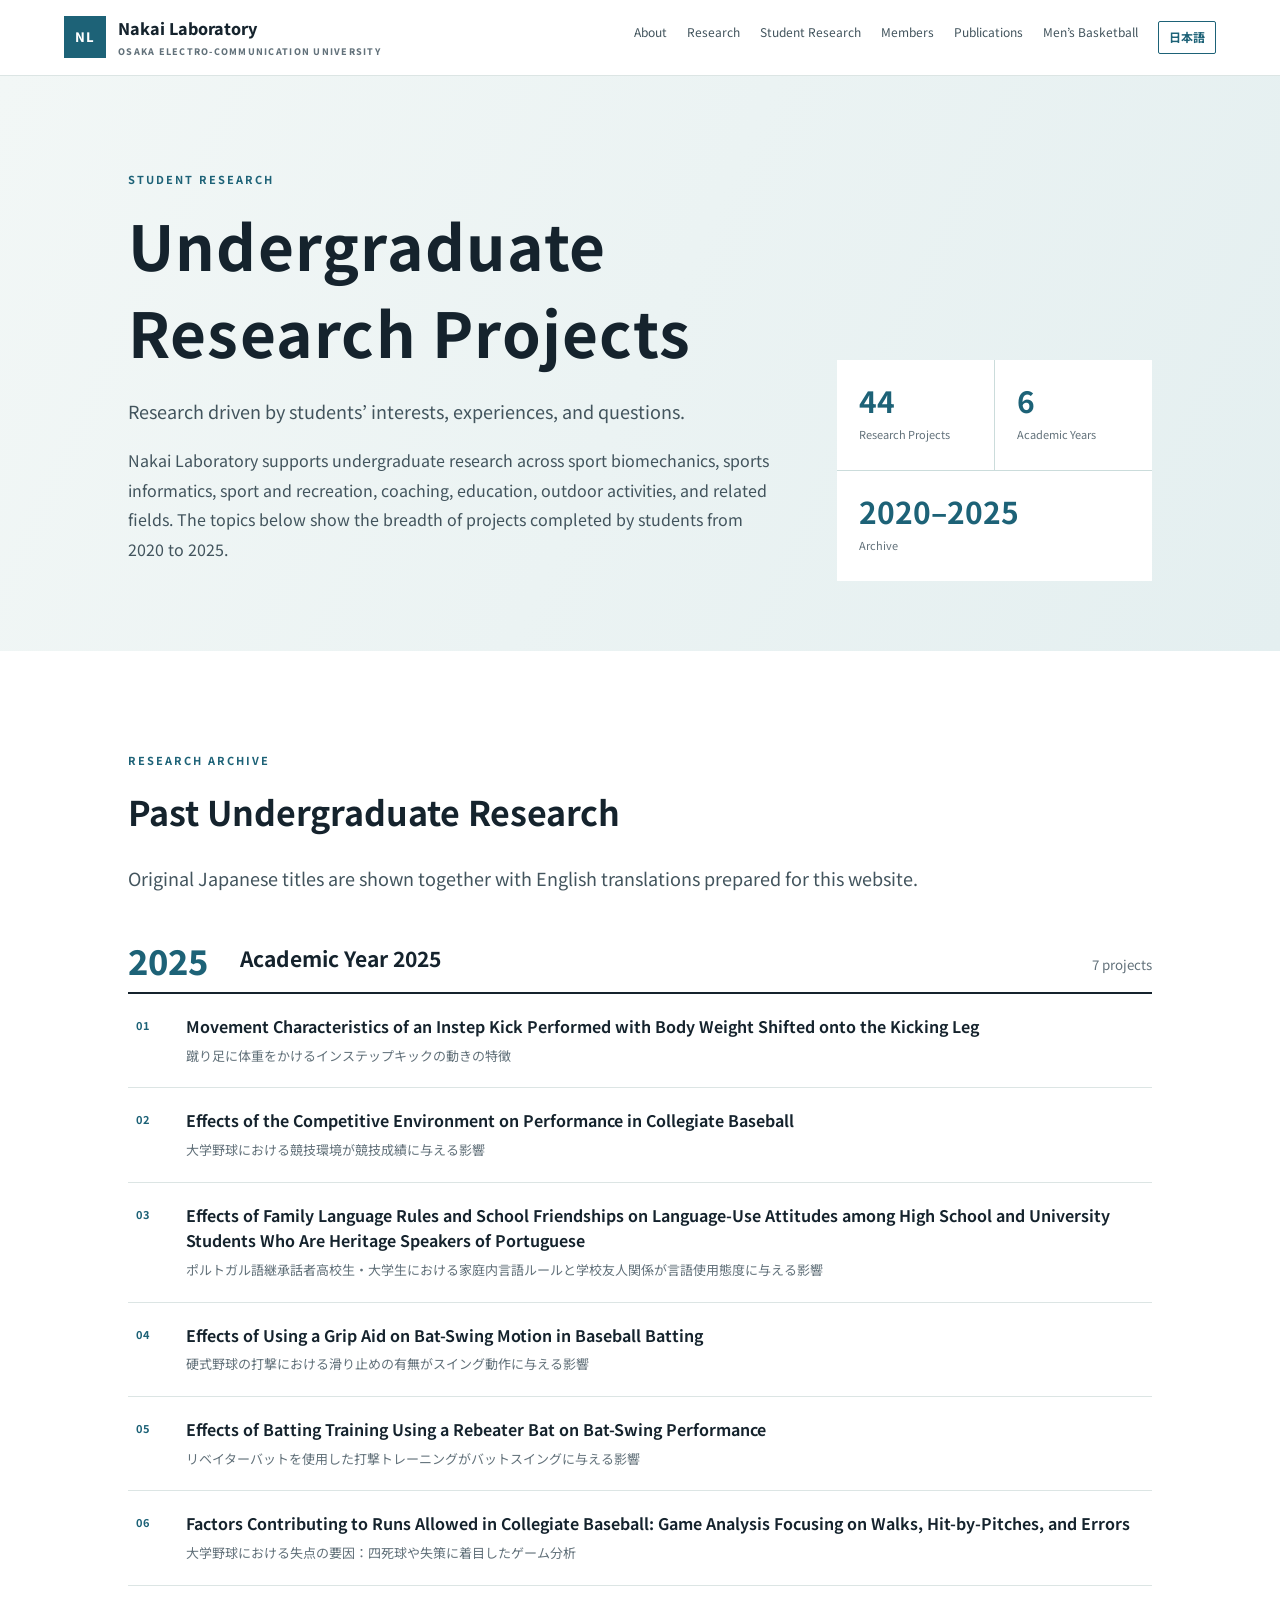
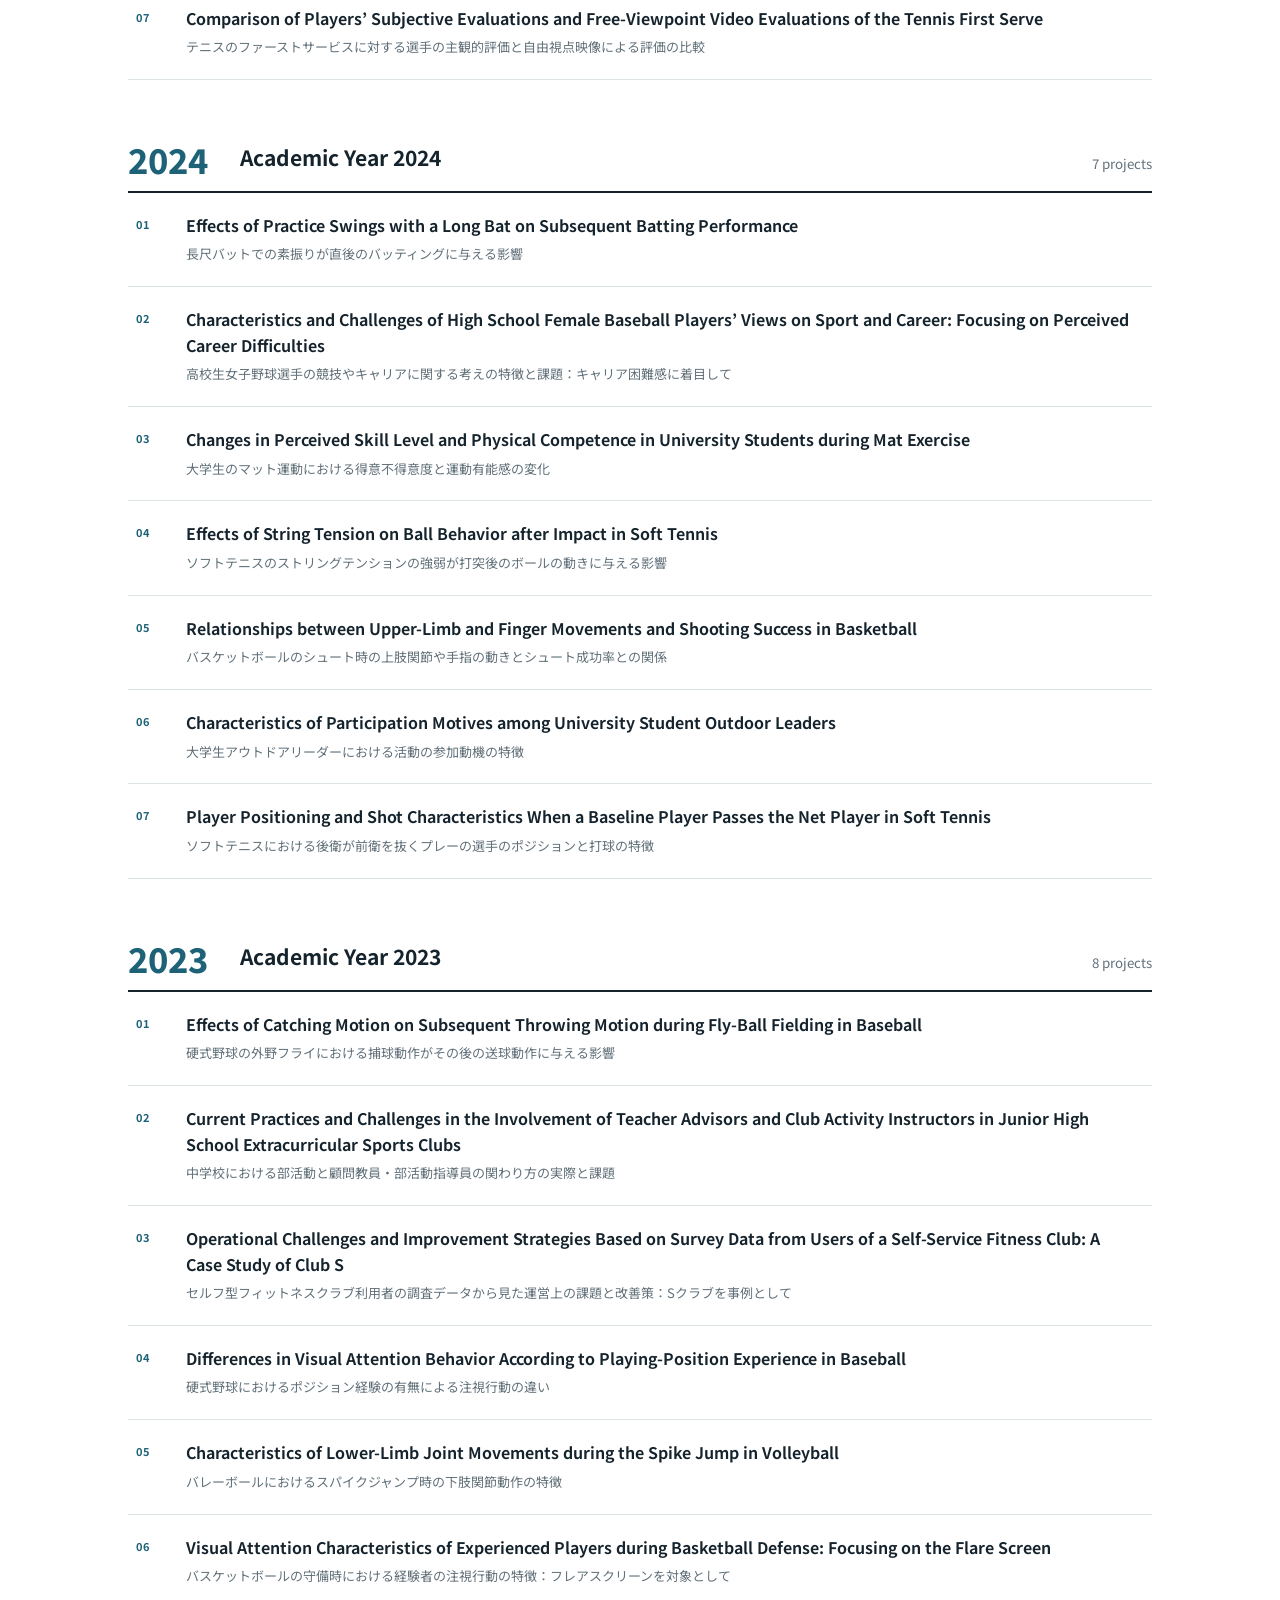
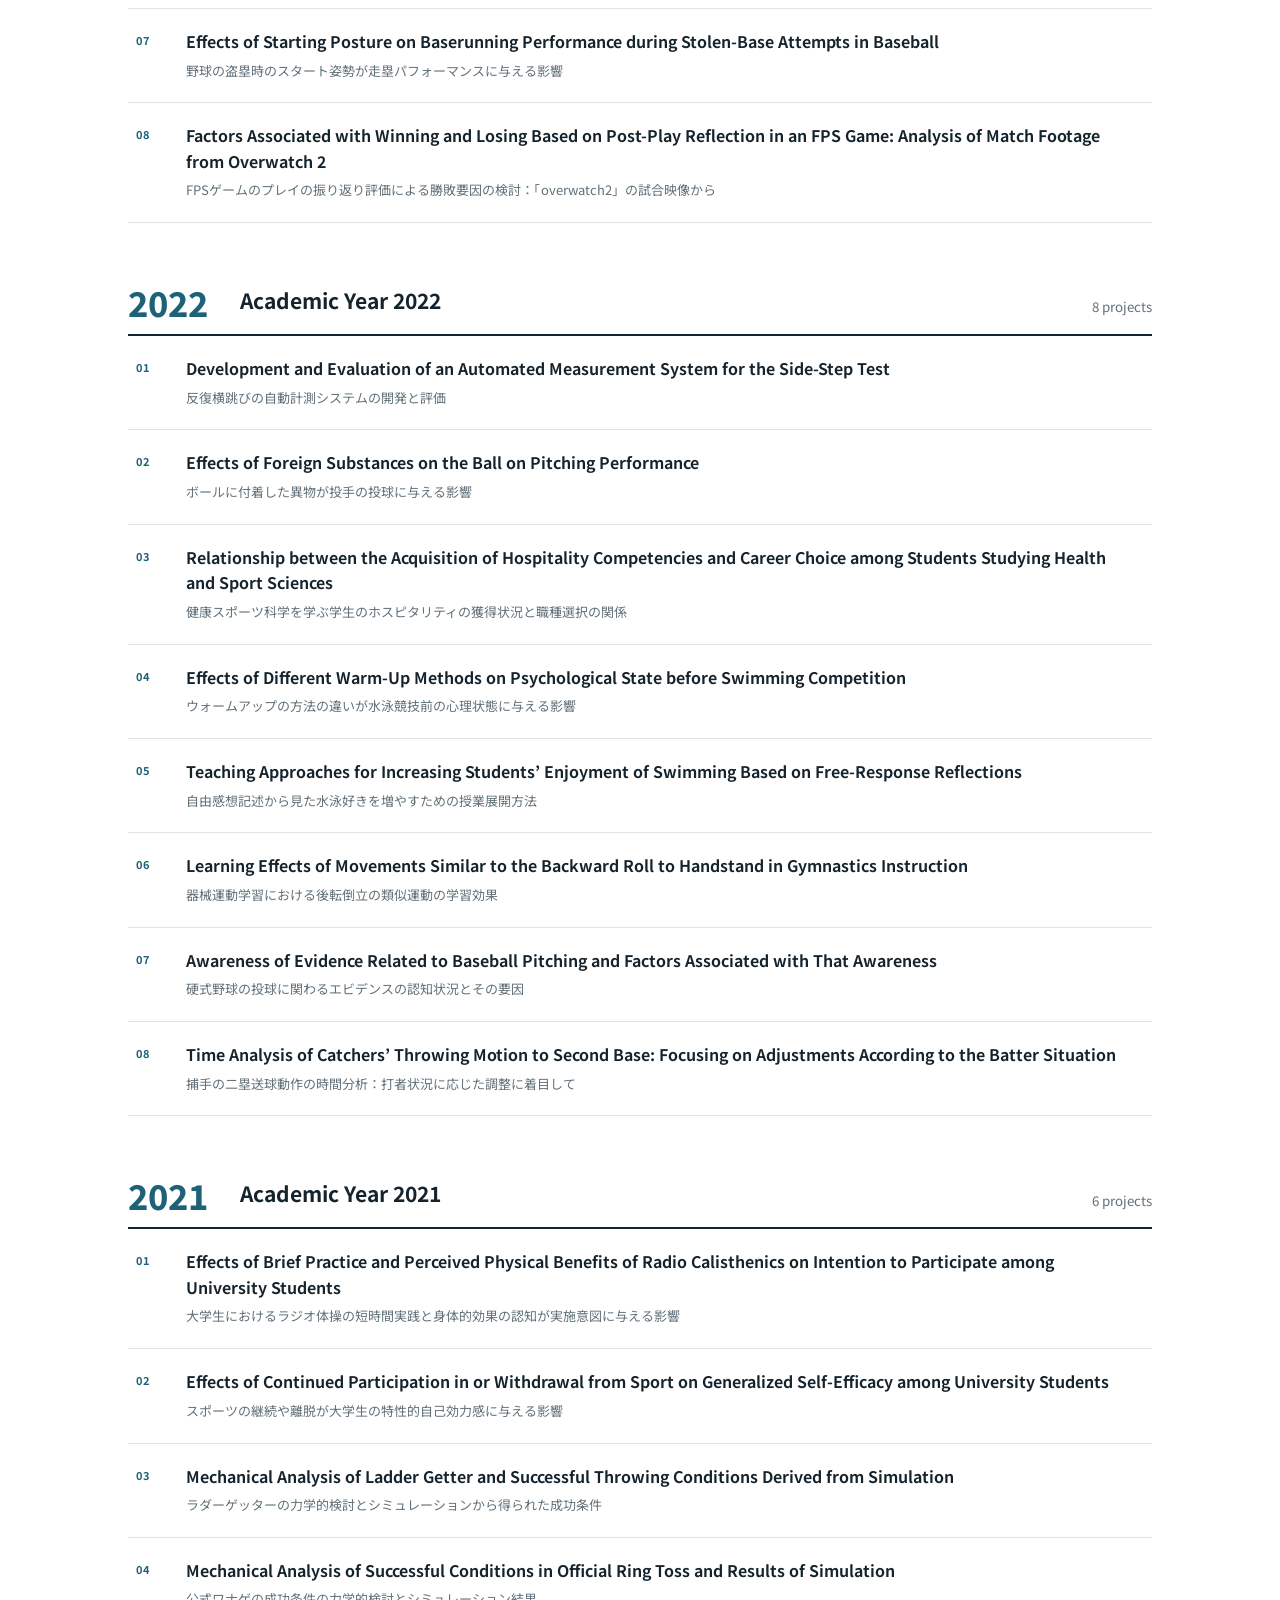
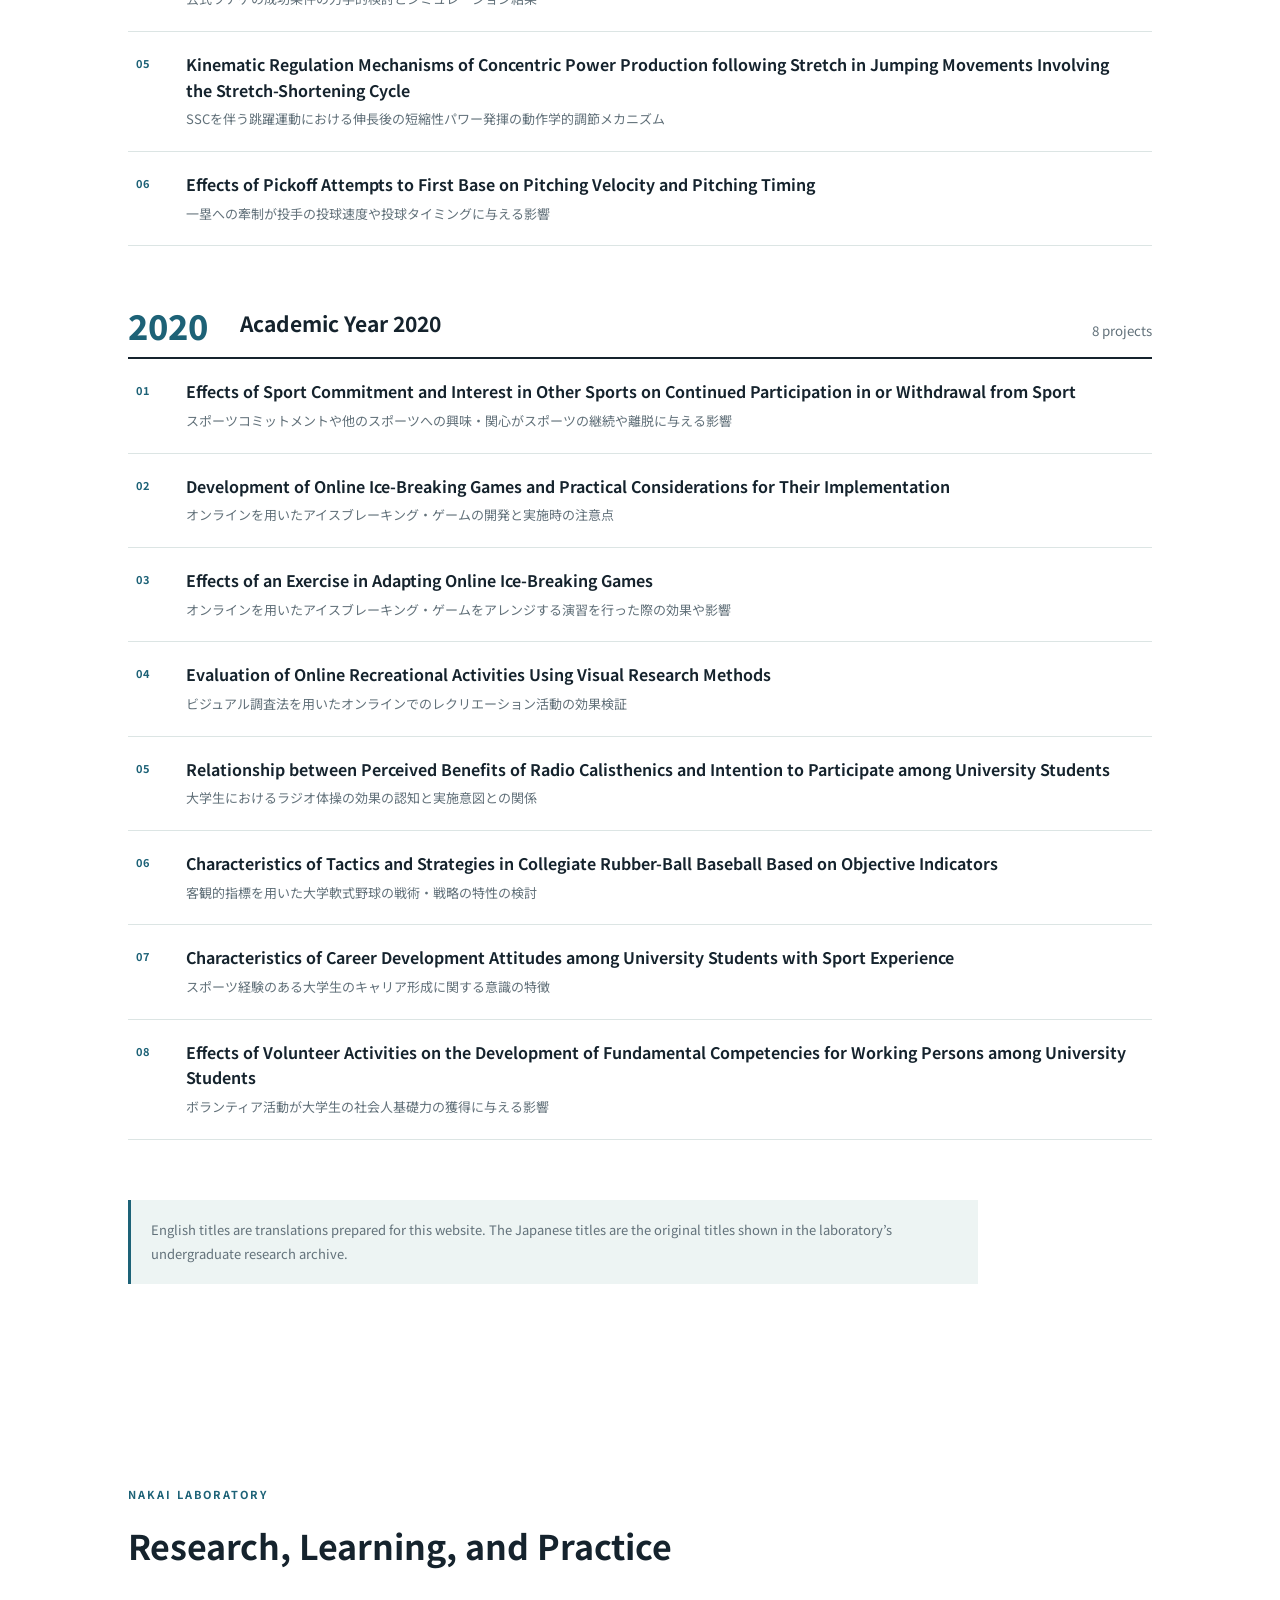
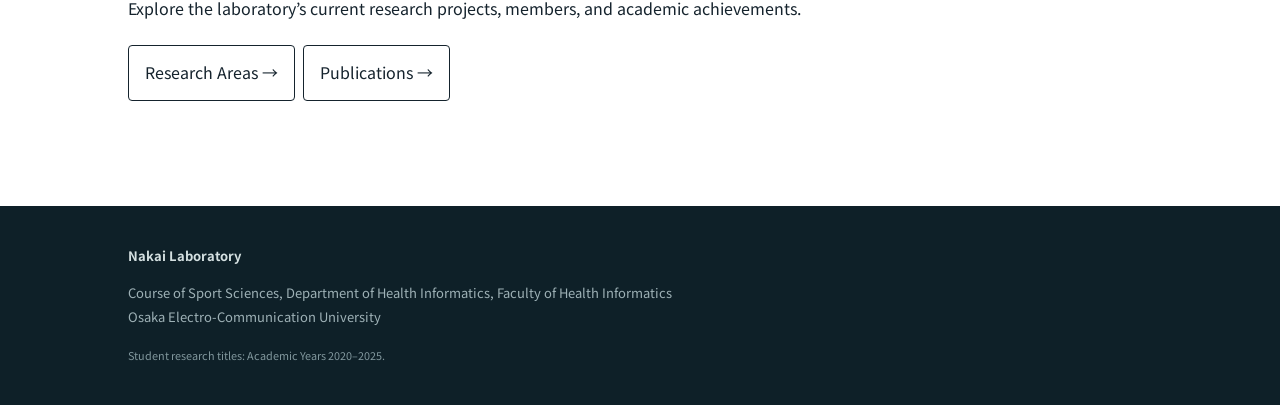
<file: student-research.html>
<!doctype html>
<html lang="en"><head><meta charset="utf-8"><meta name="viewport" content="width=device-width, initial-scale=1"><meta name="description" content="Past undergraduate research projects at Nakai Laboratory, Osaka Electro-Communication University."><title>Student Research | Nakai Laboratory</title><link rel="stylesheet" href="style.css"></head>
<body>
<header class="site-header"><a class="brand" href="index.html"><span class="brand-mark">NL</span><span>Nakai Laboratory<small>OSAKA ELECTRO-COMMUNICATION UNIVERSITY</small></span></a><nav><a href="index.html#about">About</a><a href="index.html#research">Research</a><a href="student-research.html">Student Research</a><a href="index.html#members">Members</a><a href="publications.html">Publications</a><a href="basketball.html">Men’s Basketball</a><a class="lang-switch" href="ja/student-research.html">日本語</a></nav></header>
<main>
<section class="research-hero"><div><p class="eyebrow">STUDENT RESEARCH</p><h1>Undergraduate Research Projects</h1><p class="lead">Research driven by students’ interests, experiences, and questions.</p><p>Nakai Laboratory supports undergraduate research across sport biomechanics, sports informatics, sport and recreation, coaching, education, outdoor activities, and related fields. The topics below show the breadth of projects completed by students from 2020 to 2025.</p></div><div class="research-hero-stats"><div><strong>44</strong><span>Research Projects</span></div><div><strong>6</strong><span>Academic Years</span></div><div><strong>2020–2025</strong><span>Archive</span></div></div></section>
<section class="section"><p class="eyebrow">RESEARCH ARCHIVE</p><h2>Past Undergraduate Research</h2><p class="section-lead">Original Japanese titles are shown together with English translations prepared for this website.</p>

<div class="thesis-year"><div class="thesis-year-head"><span>2025</span><h3>Academic Year 2025</h3><small>7 projects</small></div><ol class="thesis-list">
<li><h4>Movement Characteristics of an Instep Kick Performed with Body Weight Shifted onto the Kicking Leg</h4><p lang="ja">蹴り足に体重をかけるインステップキックの動きの特徴</p></li>
<li><h4>Effects of the Competitive Environment on Performance in Collegiate Baseball</h4><p lang="ja">大学野球における競技環境が競技成績に与える影響</p></li>
<li><h4>Effects of Family Language Rules and School Friendships on Language-Use Attitudes among High School and University Students Who Are Heritage Speakers of Portuguese</h4><p lang="ja">ポルトガル語継承話者高校生・大学生における家庭内言語ルールと学校友人関係が言語使用態度に与える影響</p></li>
<li><h4>Effects of Using a Grip Aid on Bat-Swing Motion in Baseball Batting</h4><p lang="ja">硬式野球の打撃における滑り止めの有無がスイング動作に与える影響</p></li>
<li><h4>Effects of Batting Training Using a Rebeater Bat on Bat-Swing Performance</h4><p lang="ja">リベイターバットを使用した打撃トレーニングがバットスイングに与える影響</p></li>
<li><h4>Factors Contributing to Runs Allowed in Collegiate Baseball: Game Analysis Focusing on Walks, Hit-by-Pitches, and Errors</h4><p lang="ja">大学野球における失点の要因：四死球や失策に着目したゲーム分析</p></li>
<li><h4>Comparison of Players’ Subjective Evaluations and Free-Viewpoint Video Evaluations of the Tennis First Serve</h4><p lang="ja">テニスのファーストサービスに対する選手の主観的評価と自由視点映像による評価の比較</p></li>
</ol></div>

<div class="thesis-year"><div class="thesis-year-head"><span>2024</span><h3>Academic Year 2024</h3><small>7 projects</small></div><ol class="thesis-list">
<li><h4>Effects of Practice Swings with a Long Bat on Subsequent Batting Performance</h4><p lang="ja">長尺バットでの素振りが直後のバッティングに与える影響</p></li>
<li><h4>Characteristics and Challenges of High School Female Baseball Players’ Views on Sport and Career: Focusing on Perceived Career Difficulties</h4><p lang="ja">高校生女子野球選手の競技やキャリアに関する考えの特徴と課題：キャリア困難感に着目して</p></li>
<li><h4>Changes in Perceived Skill Level and Physical Competence in University Students during Mat Exercise</h4><p lang="ja">大学生のマット運動における得意不得意度と運動有能感の変化</p></li>
<li><h4>Effects of String Tension on Ball Behavior after Impact in Soft Tennis</h4><p lang="ja">ソフトテニスのストリングテンションの強弱が打突後のボールの動きに与える影響</p></li>
<li><h4>Relationships between Upper-Limb and Finger Movements and Shooting Success in Basketball</h4><p lang="ja">バスケットボールのシュート時の上肢関節や手指の動きとシュート成功率との関係</p></li>
<li><h4>Characteristics of Participation Motives among University Student Outdoor Leaders</h4><p lang="ja">大学生アウトドアリーダーにおける活動の参加動機の特徴</p></li>
<li><h4>Player Positioning and Shot Characteristics When a Baseline Player Passes the Net Player in Soft Tennis</h4><p lang="ja">ソフトテニスにおける後衛が前衛を抜くプレーの選手のポジションと打球の特徴</p></li>
</ol></div>

<div class="thesis-year"><div class="thesis-year-head"><span>2023</span><h3>Academic Year 2023</h3><small>8 projects</small></div><ol class="thesis-list">
<li><h4>Effects of Catching Motion on Subsequent Throwing Motion during Fly-Ball Fielding in Baseball</h4><p lang="ja">硬式野球の外野フライにおける捕球動作がその後の送球動作に与える影響</p></li>
<li><h4>Current Practices and Challenges in the Involvement of Teacher Advisors and Club Activity Instructors in Junior High School Extracurricular Sports Clubs</h4><p lang="ja">中学校における部活動と顧問教員・部活動指導員の関わり方の実際と課題</p></li>
<li><h4>Operational Challenges and Improvement Strategies Based on Survey Data from Users of a Self-Service Fitness Club: A Case Study of Club S</h4><p lang="ja">セルフ型フィットネスクラブ利用者の調査データから見た運営上の課題と改善策：Sクラブを事例として</p></li>
<li><h4>Differences in Visual Attention Behavior According to Playing-Position Experience in Baseball</h4><p lang="ja">硬式野球におけるポジション経験の有無による注視行動の違い</p></li>
<li><h4>Characteristics of Lower-Limb Joint Movements during the Spike Jump in Volleyball</h4><p lang="ja">バレーボールにおけるスパイクジャンプ時の下肢関節動作の特徴</p></li>
<li><h4>Visual Attention Characteristics of Experienced Players during Basketball Defense: Focusing on the Flare Screen</h4><p lang="ja">バスケットボールの守備時における経験者の注視行動の特徴：フレアスクリーンを対象として</p></li>
<li><h4>Effects of Starting Posture on Baserunning Performance during Stolen-Base Attempts in Baseball</h4><p lang="ja">野球の盗塁時のスタート姿勢が走塁パフォーマンスに与える影響</p></li>
<li><h4>Factors Associated with Winning and Losing Based on Post-Play Reflection in an FPS Game: Analysis of Match Footage from Overwatch 2</h4><p lang="ja">FPSゲームのプレイの振り返り評価による勝敗要因の検討：「overwatch2」の試合映像から</p></li>
</ol></div>

<div class="thesis-year"><div class="thesis-year-head"><span>2022</span><h3>Academic Year 2022</h3><small>8 projects</small></div><ol class="thesis-list">
<li><h4>Development and Evaluation of an Automated Measurement System for the Side-Step Test</h4><p lang="ja">反復横跳びの自動計測システムの開発と評価</p></li>
<li><h4>Effects of Foreign Substances on the Ball on Pitching Performance</h4><p lang="ja">ボールに付着した異物が投手の投球に与える影響</p></li>
<li><h4>Relationship between the Acquisition of Hospitality Competencies and Career Choice among Students Studying Health and Sport Sciences</h4><p lang="ja">健康スポーツ科学を学ぶ学生のホスピタリティの獲得状況と職種選択の関係</p></li>
<li><h4>Effects of Different Warm-Up Methods on Psychological State before Swimming Competition</h4><p lang="ja">ウォームアップの方法の違いが水泳競技前の心理状態に与える影響</p></li>
<li><h4>Teaching Approaches for Increasing Students’ Enjoyment of Swimming Based on Free-Response Reflections</h4><p lang="ja">自由感想記述から見た水泳好きを増やすための授業展開方法</p></li>
<li><h4>Learning Effects of Movements Similar to the Backward Roll to Handstand in Gymnastics Instruction</h4><p lang="ja">器械運動学習における後転倒立の類似運動の学習効果</p></li>
<li><h4>Awareness of Evidence Related to Baseball Pitching and Factors Associated with That Awareness</h4><p lang="ja">硬式野球の投球に関わるエビデンスの認知状況とその要因</p></li>
<li><h4>Time Analysis of Catchers’ Throwing Motion to Second Base: Focusing on Adjustments According to the Batter Situation</h4><p lang="ja">捕手の二塁送球動作の時間分析：打者状況に応じた調整に着目して</p></li>
</ol></div>

<div class="thesis-year"><div class="thesis-year-head"><span>2021</span><h3>Academic Year 2021</h3><small>6 projects</small></div><ol class="thesis-list">
<li><h4>Effects of Brief Practice and Perceived Physical Benefits of Radio Calisthenics on Intention to Participate among University Students</h4><p lang="ja">大学生におけるラジオ体操の短時間実践と身体的効果の認知が実施意図に与える影響</p></li>
<li><h4>Effects of Continued Participation in or Withdrawal from Sport on Generalized Self-Efficacy among University Students</h4><p lang="ja">スポーツの継続や離脱が大学生の特性的自己効力感に与える影響</p></li>
<li><h4>Mechanical Analysis of Ladder Getter and Successful Throwing Conditions Derived from Simulation</h4><p lang="ja">ラダーゲッターの力学的検討とシミュレーションから得られた成功条件</p></li>
<li><h4>Mechanical Analysis of Successful Conditions in Official Ring Toss and Results of Simulation</h4><p lang="ja">公式ワナゲの成功条件の力学的検討とシミュレーション結果</p></li>
<li><h4>Kinematic Regulation Mechanisms of Concentric Power Production following Stretch in Jumping Movements Involving the Stretch-Shortening Cycle</h4><p lang="ja">SSCを伴う跳躍運動における伸長後の短縮性パワー発揮の動作学的調節メカニズム</p></li>
<li><h4>Effects of Pickoff Attempts to First Base on Pitching Velocity and Pitching Timing</h4><p lang="ja">一塁への牽制が投手の投球速度や投球タイミングに与える影響</p></li>
</ol></div>

<div class="thesis-year"><div class="thesis-year-head"><span>2020</span><h3>Academic Year 2020</h3><small>8 projects</small></div><ol class="thesis-list">
<li><h4>Effects of Sport Commitment and Interest in Other Sports on Continued Participation in or Withdrawal from Sport</h4><p lang="ja">スポーツコミットメントや他のスポーツへの興味・関心がスポーツの継続や離脱に与える影響</p></li>
<li><h4>Development of Online Ice-Breaking Games and Practical Considerations for Their Implementation</h4><p lang="ja">オンラインを用いたアイスブレーキング・ゲームの開発と実施時の注意点</p></li>
<li><h4>Effects of an Exercise in Adapting Online Ice-Breaking Games</h4><p lang="ja">オンラインを用いたアイスブレーキング・ゲームをアレンジする演習を行った際の効果や影響</p></li>
<li><h4>Evaluation of Online Recreational Activities Using Visual Research Methods</h4><p lang="ja">ビジュアル調査法を用いたオンラインでのレクリエーション活動の効果検証</p></li>
<li><h4>Relationship between Perceived Benefits of Radio Calisthenics and Intention to Participate among University Students</h4><p lang="ja">大学生におけるラジオ体操の効果の認知と実施意図との関係</p></li>
<li><h4>Characteristics of Tactics and Strategies in Collegiate Rubber-Ball Baseball Based on Objective Indicators</h4><p lang="ja">客観的指標を用いた大学軟式野球の戦術・戦略の特性の検討</p></li>
<li><h4>Characteristics of Career Development Attitudes among University Students with Sport Experience</h4><p lang="ja">スポーツ経験のある大学生のキャリア形成に関する意識の特徴</p></li>
<li><h4>Effects of Volunteer Activities on the Development of Fundamental Competencies for Working Persons among University Students</h4><p lang="ja">ボランティア活動が大学生の社会人基礎力の獲得に与える影響</p></li>
</ol></div>

<p class="translation-note">English titles are translations prepared for this website. The Japanese titles are the original titles shown in the laboratory’s undergraduate research archive.</p>
</section>
<section class="contact section"><p class="eyebrow">NAKAI LABORATORY</p><h2>Research, Learning, and Practice</h2><p>Explore the laboratory’s current research projects, members, and academic achievements.</p><a class="official-link" href="index.html#research">Research Areas →</a><a class="official-link" href="publications.html">Publications →</a></section>
</main><footer><strong>Nakai Laboratory</strong><p>Course of Sport Sciences, Department of Health Informatics, Faculty of Health Informatics<br>Osaka Electro-Communication University</p><small>Student research titles: Academic Years 2020–2025.</small></footer></body></html>
</file>
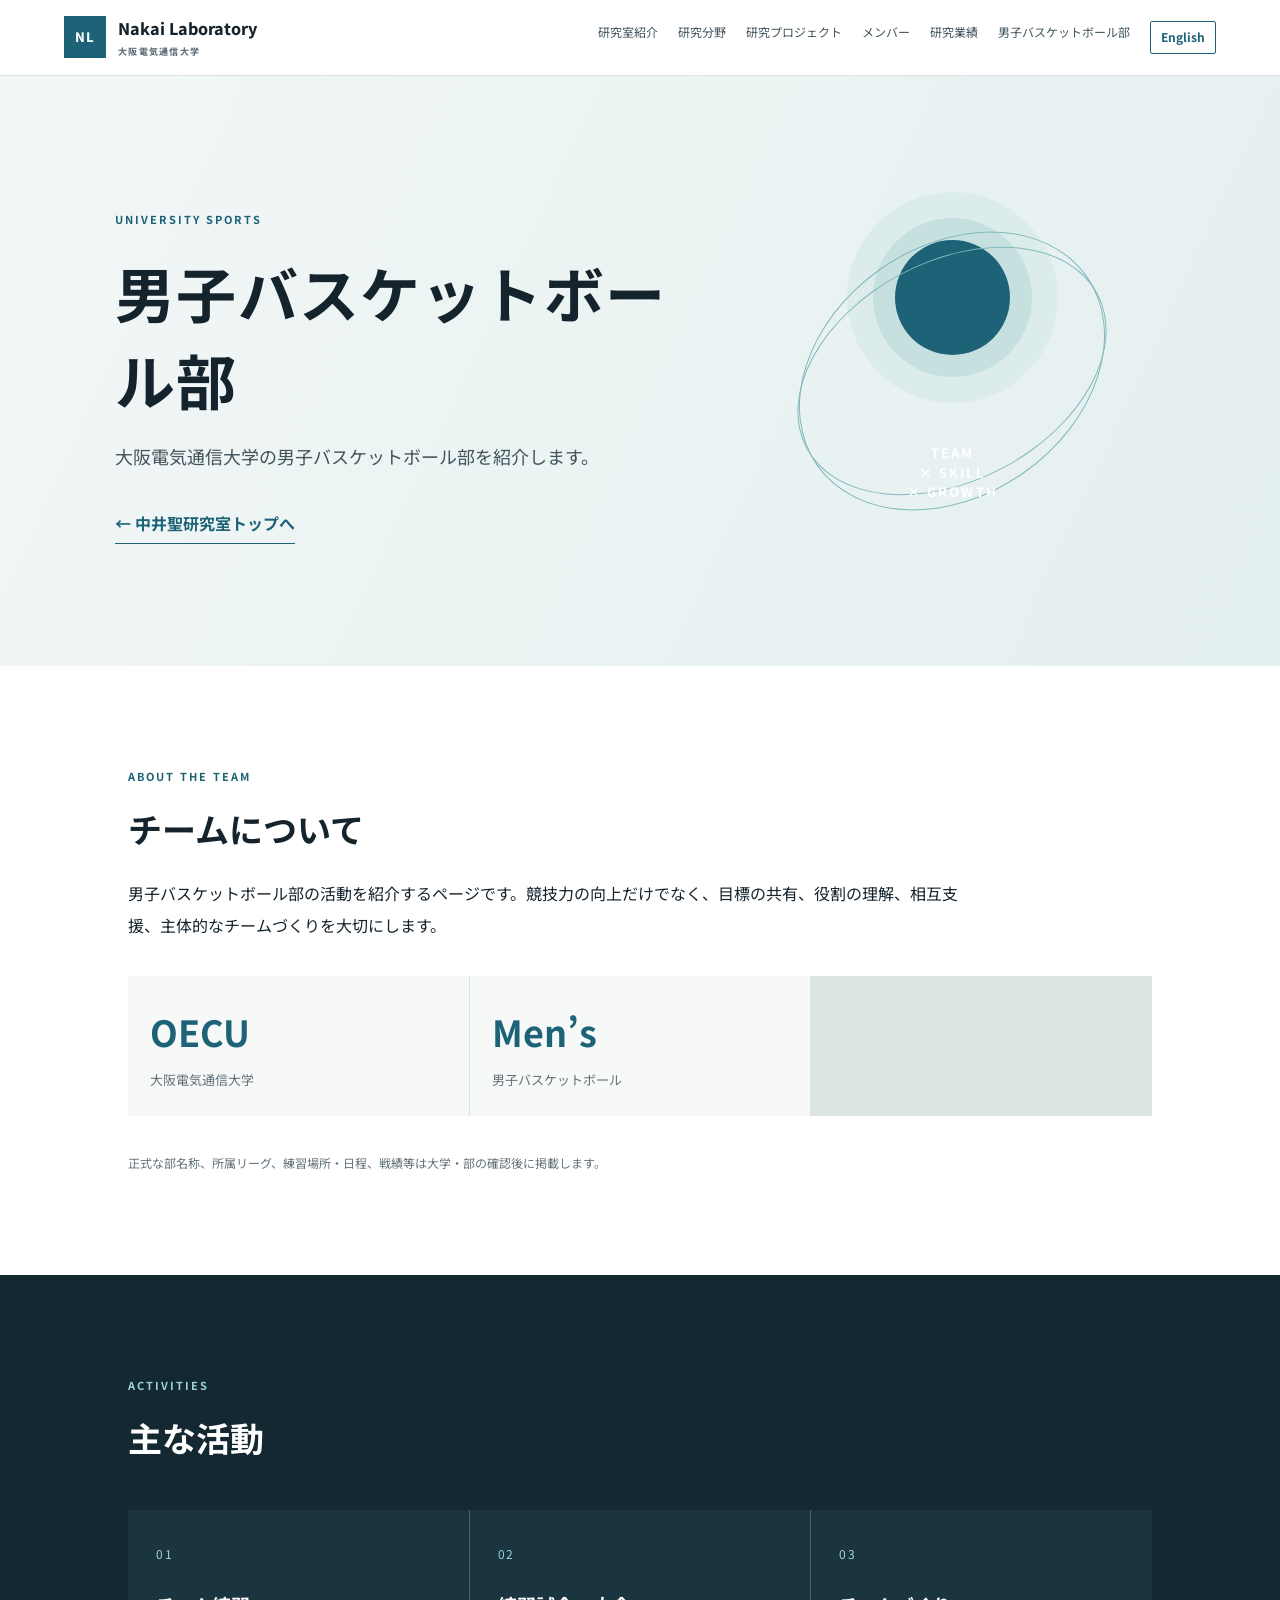
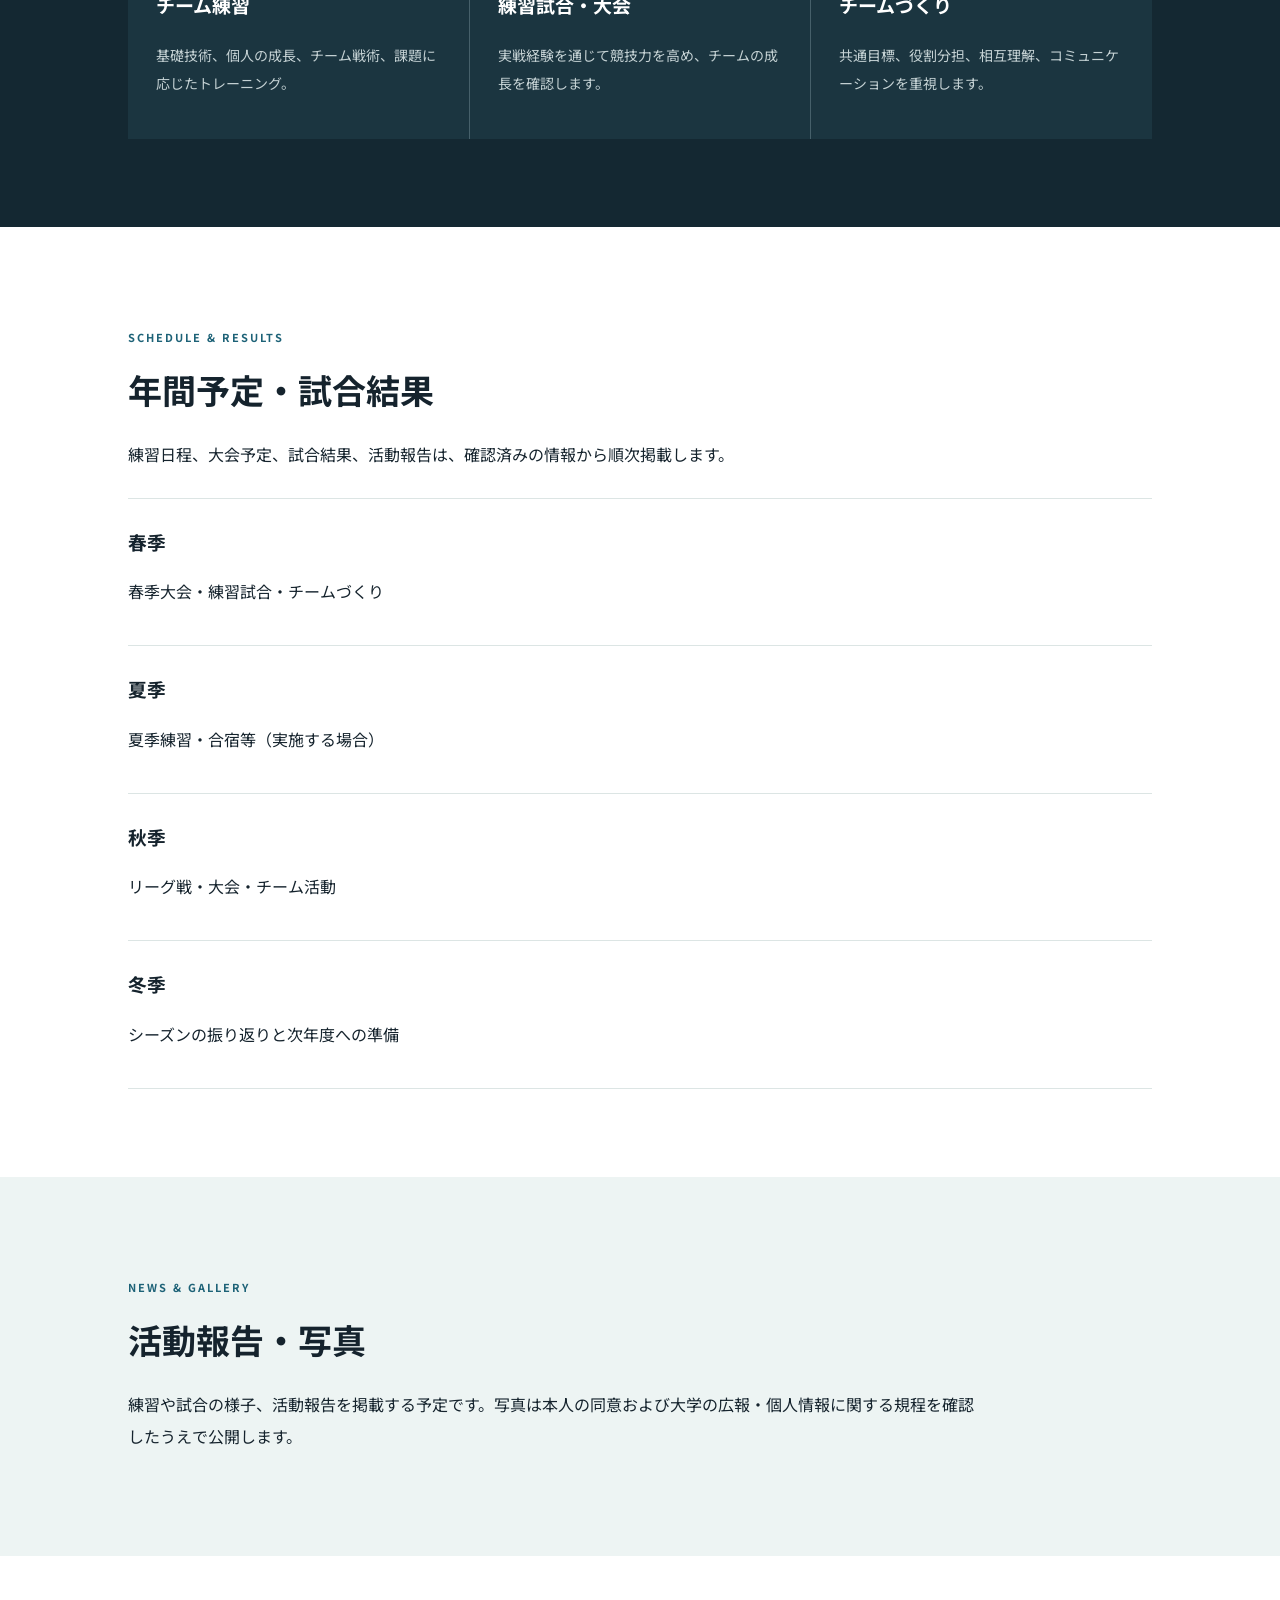
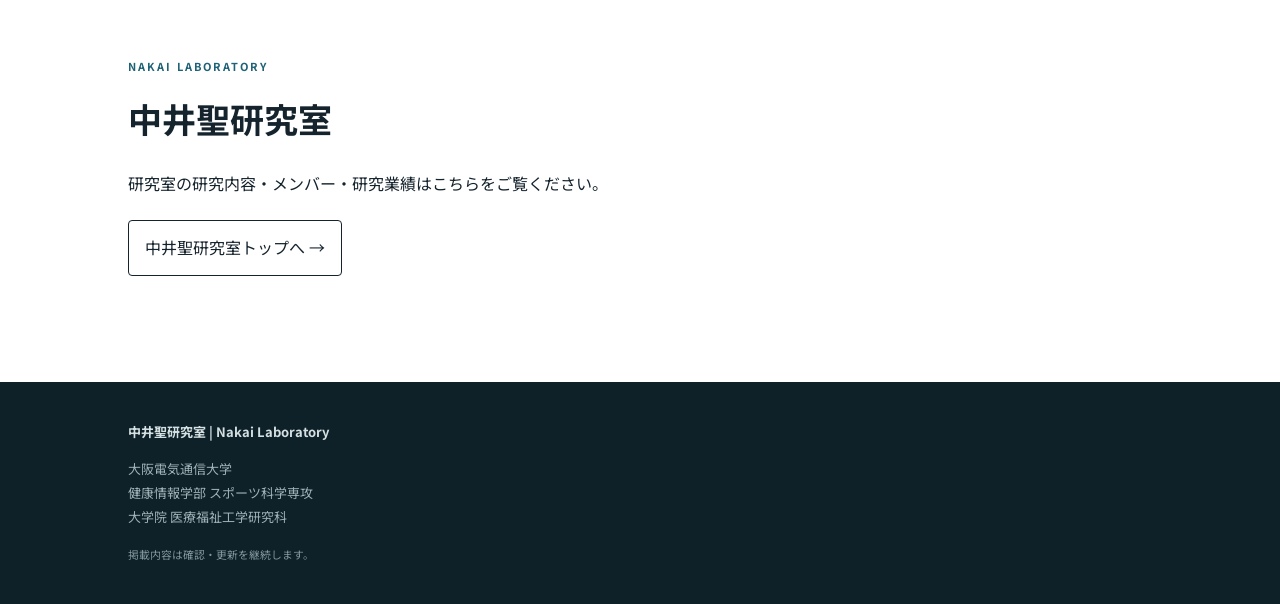
<file: ja/basketball.html>
<!doctype html><html lang="ja"><head><meta charset="utf-8"><meta name="viewport" content="width=device-width, initial-scale=1"><meta name="description" content="大阪電気通信大学 中井聖研究室"><title>男子バスケットボール部 | 中井聖研究室</title><link rel="stylesheet" href="../style.css"></head><body class="jp-page"><header class="site-header"><a class="brand" href="index.html"><span class="brand-mark">NL</span><span>Nakai Laboratory<small>大阪電気通信大学</small></span></a><nav><a href="index.html#about">研究室紹介</a><a href="index.html#research">研究分野</a><a href="index.html#projects">研究プロジェクト</a><a href="index.html#members">メンバー</a><a href="publications.html">研究業績</a><a href="basketball.html">男子バスケットボール部</a><a class="lang-switch" href="../basketball.html">English</a></nav></header><main><section class="hero"><div><p class="eyebrow">UNIVERSITY SPORTS</p><h1>男子バスケットボール部</h1><p class="lead">大阪電気通信大学の男子バスケットボール部を紹介します。</p><a class="text-link" href="index.html">← 中井聖研究室トップへ</a></div><div class="hero-visual"><div class="orbit orbit-a"></div><div class="orbit orbit-b"></div><div class="dot"></div><div class="visual-label">TEAM<br>× SKILL<br>× GROWTH</div></div></section>
<section class="section"><p class="eyebrow">ABOUT THE TEAM</p><h2>チームについて</h2><p>男子バスケットボール部の活動を紹介するページです。競技力の向上だけでなく、目標の共有、役割の理解、相互支援、主体的なチームづくりを大切にします。</p><div class="metrics"><div><strong>OECU</strong><span>大阪電気通信大学</span></div><div><strong>Men’s</strong><span>男子バスケットボール</span></div></div><p class="note">正式な部名称、所属リーグ、練習場所・日程、戦績等は大学・部の確認後に掲載します。</p></section>
<section class="section dark"><p class="eyebrow">ACTIVITIES</p><h2>主な活動</h2><div class="cards"><article><span>01</span><h3>チーム練習</h3><p>基礎技術、個人の成長、チーム戦術、課題に応じたトレーニング。</p></article><article><span>02</span><h3>練習試合・大会</h3><p>実戦経験を通じて競技力を高め、チームの成長を確認します。</p></article><article><span>03</span><h3>チームづくり</h3><p>共通目標、役割分担、相互理解、コミュニケーションを重視します。</p></article></div></section>
<section class="section"><p class="eyebrow">SCHEDULE &amp; RESULTS</p><h2>年間予定・試合結果</h2><p>練習日程、大会予定、試合結果、活動報告は、確認済みの情報から順次掲載します。</p><div class="jp-list"><article><h3>春季</h3><p>春季大会・練習試合・チームづくり</p></article><article><h3>夏季</h3><p>夏季練習・合宿等（実施する場合）</p></article><article><h3>秋季</h3><p>リーグ戦・大会・チーム活動</p></article><article><h3>冬季</h3><p>シーズンの振り返りと次年度への準備</p></article></div></section>
<section class="section pale"><p class="eyebrow">NEWS &amp; GALLERY</p><h2>活動報告・写真</h2><p>練習や試合の様子、活動報告を掲載する予定です。写真は本人の同意および大学の広報・個人情報に関する規程を確認したうえで公開します。</p></section><section class="contact section"><p class="eyebrow">NAKAI LABORATORY</p><h2>中井聖研究室</h2><p>研究室の研究内容・メンバー・研究業績はこちらをご覧ください。</p><a class="official-link" href="index.html">中井聖研究室トップへ →</a></section></main><footer><strong>中井聖研究室 | Nakai Laboratory</strong><p>大阪電気通信大学<br>健康情報学部 スポーツ科学専攻<br>大学院 医療福祉工学研究科</p><small>掲載内容は確認・更新を継続します。</small></footer></body></html>
</file>
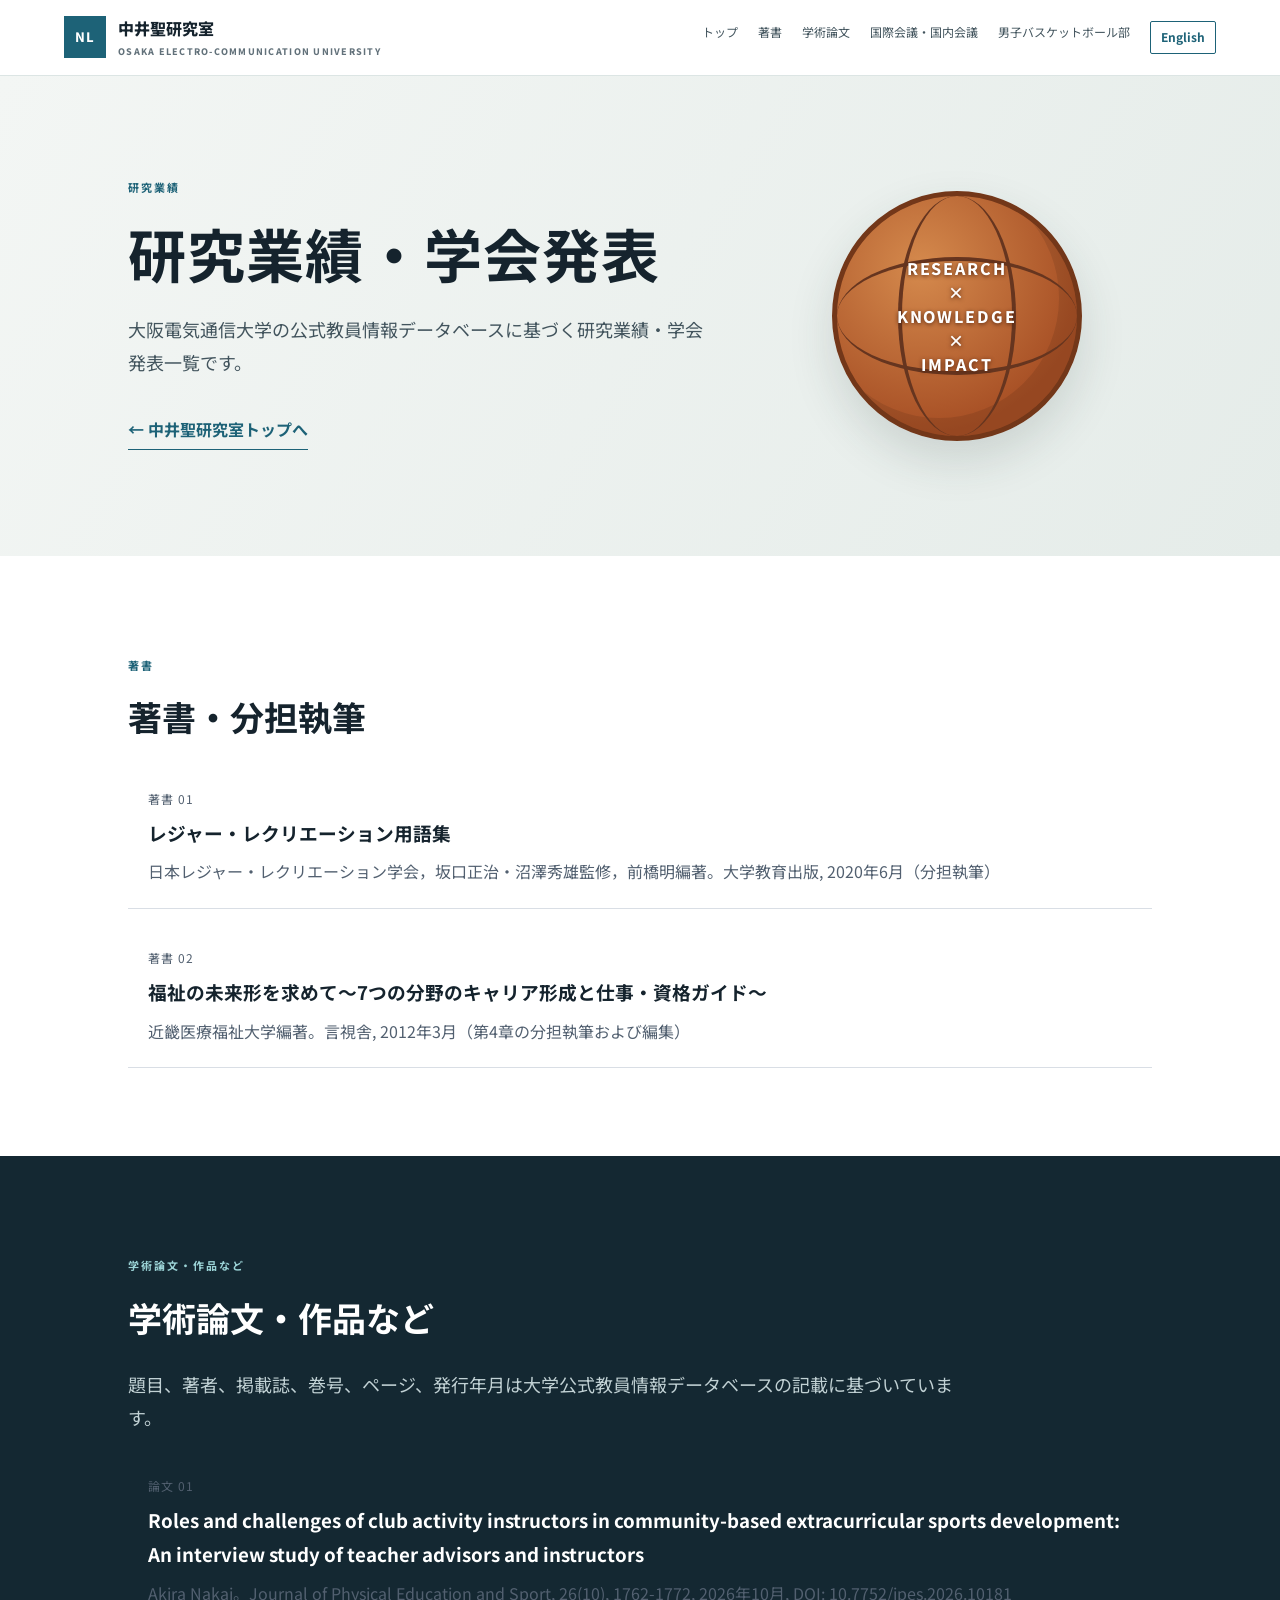
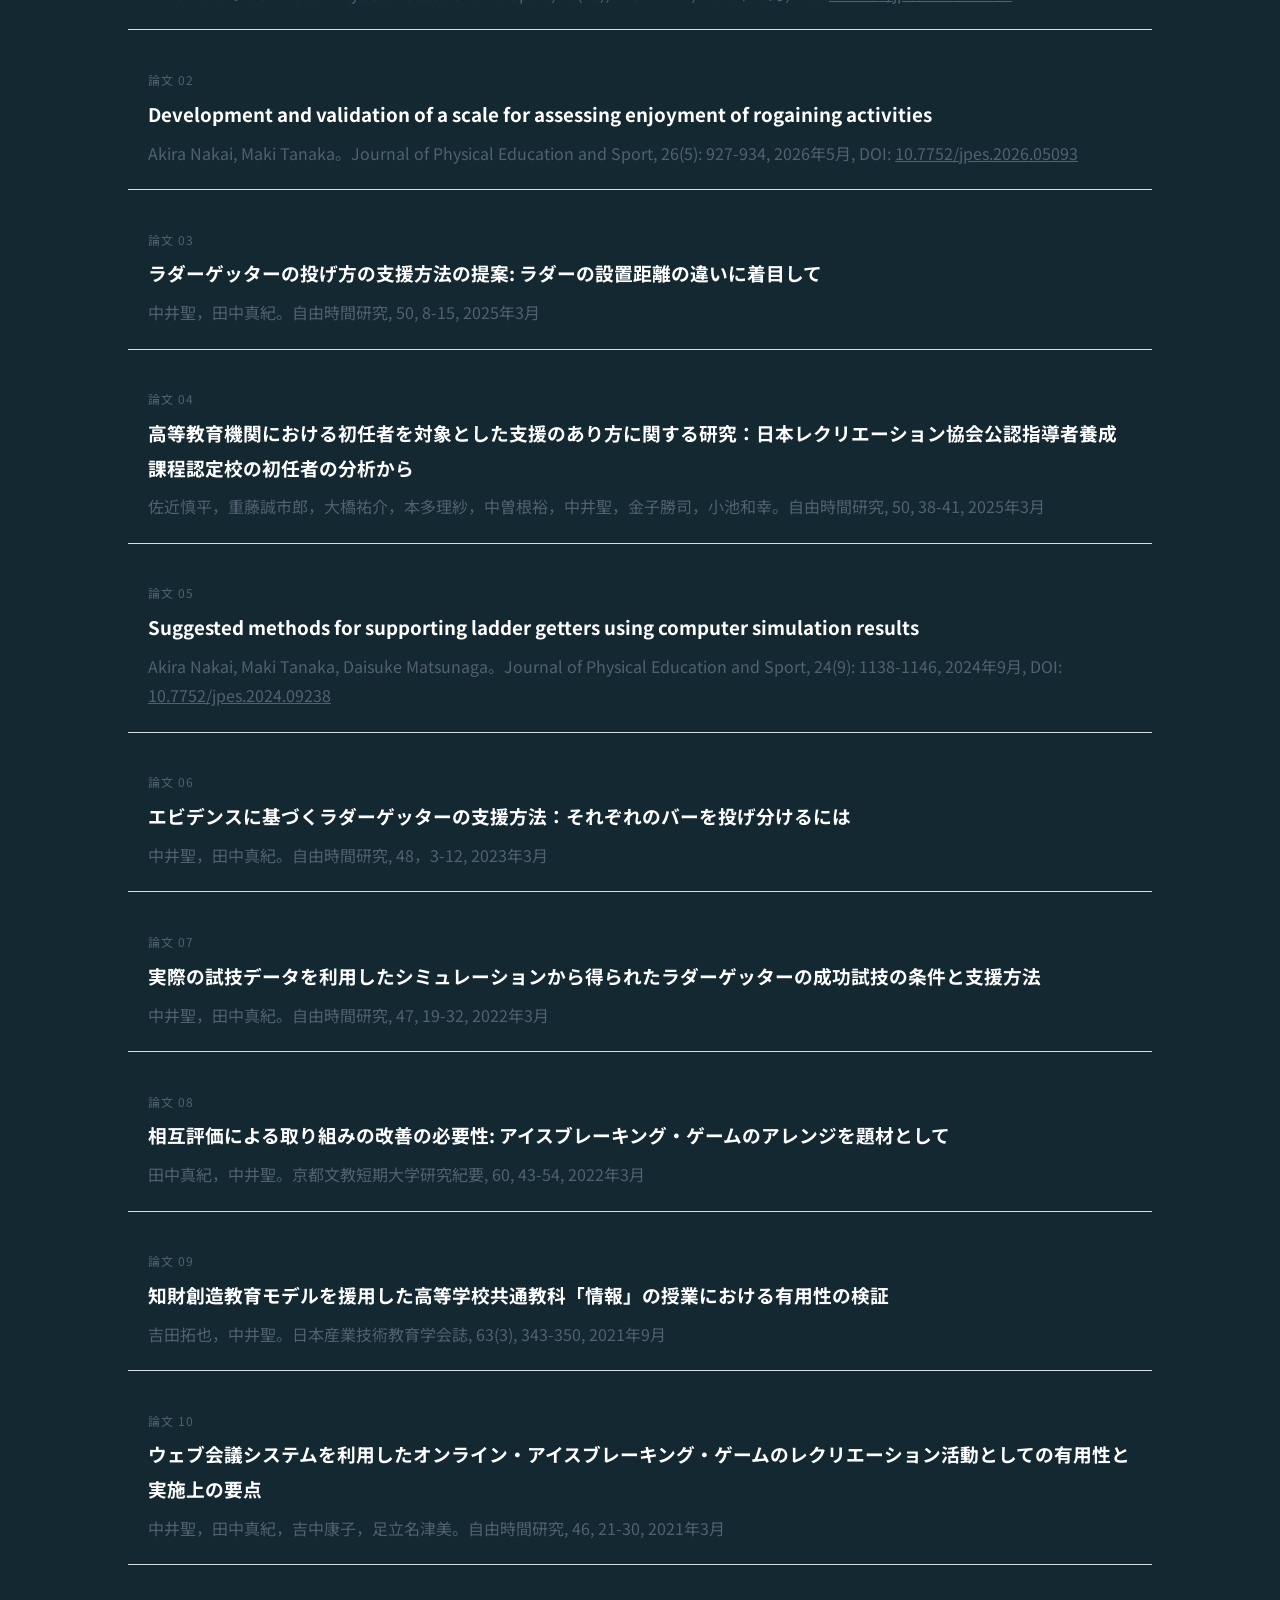
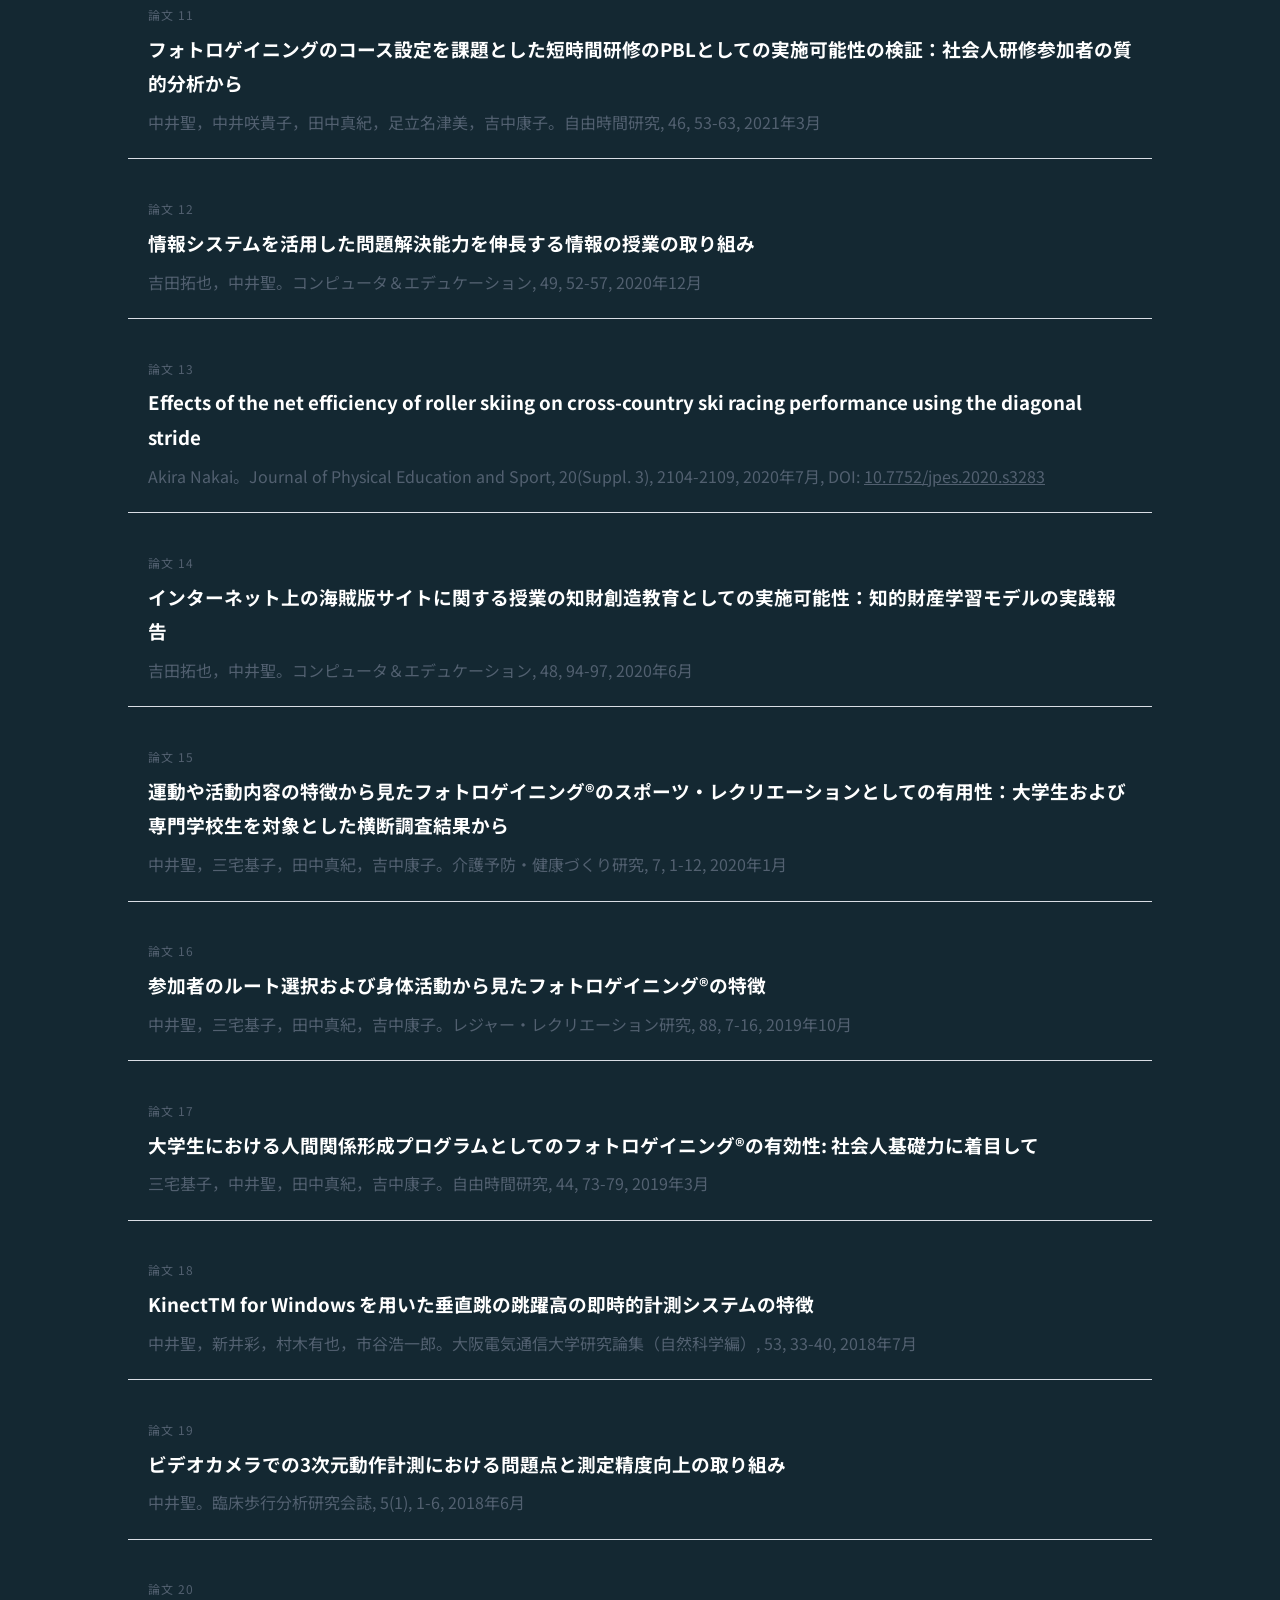
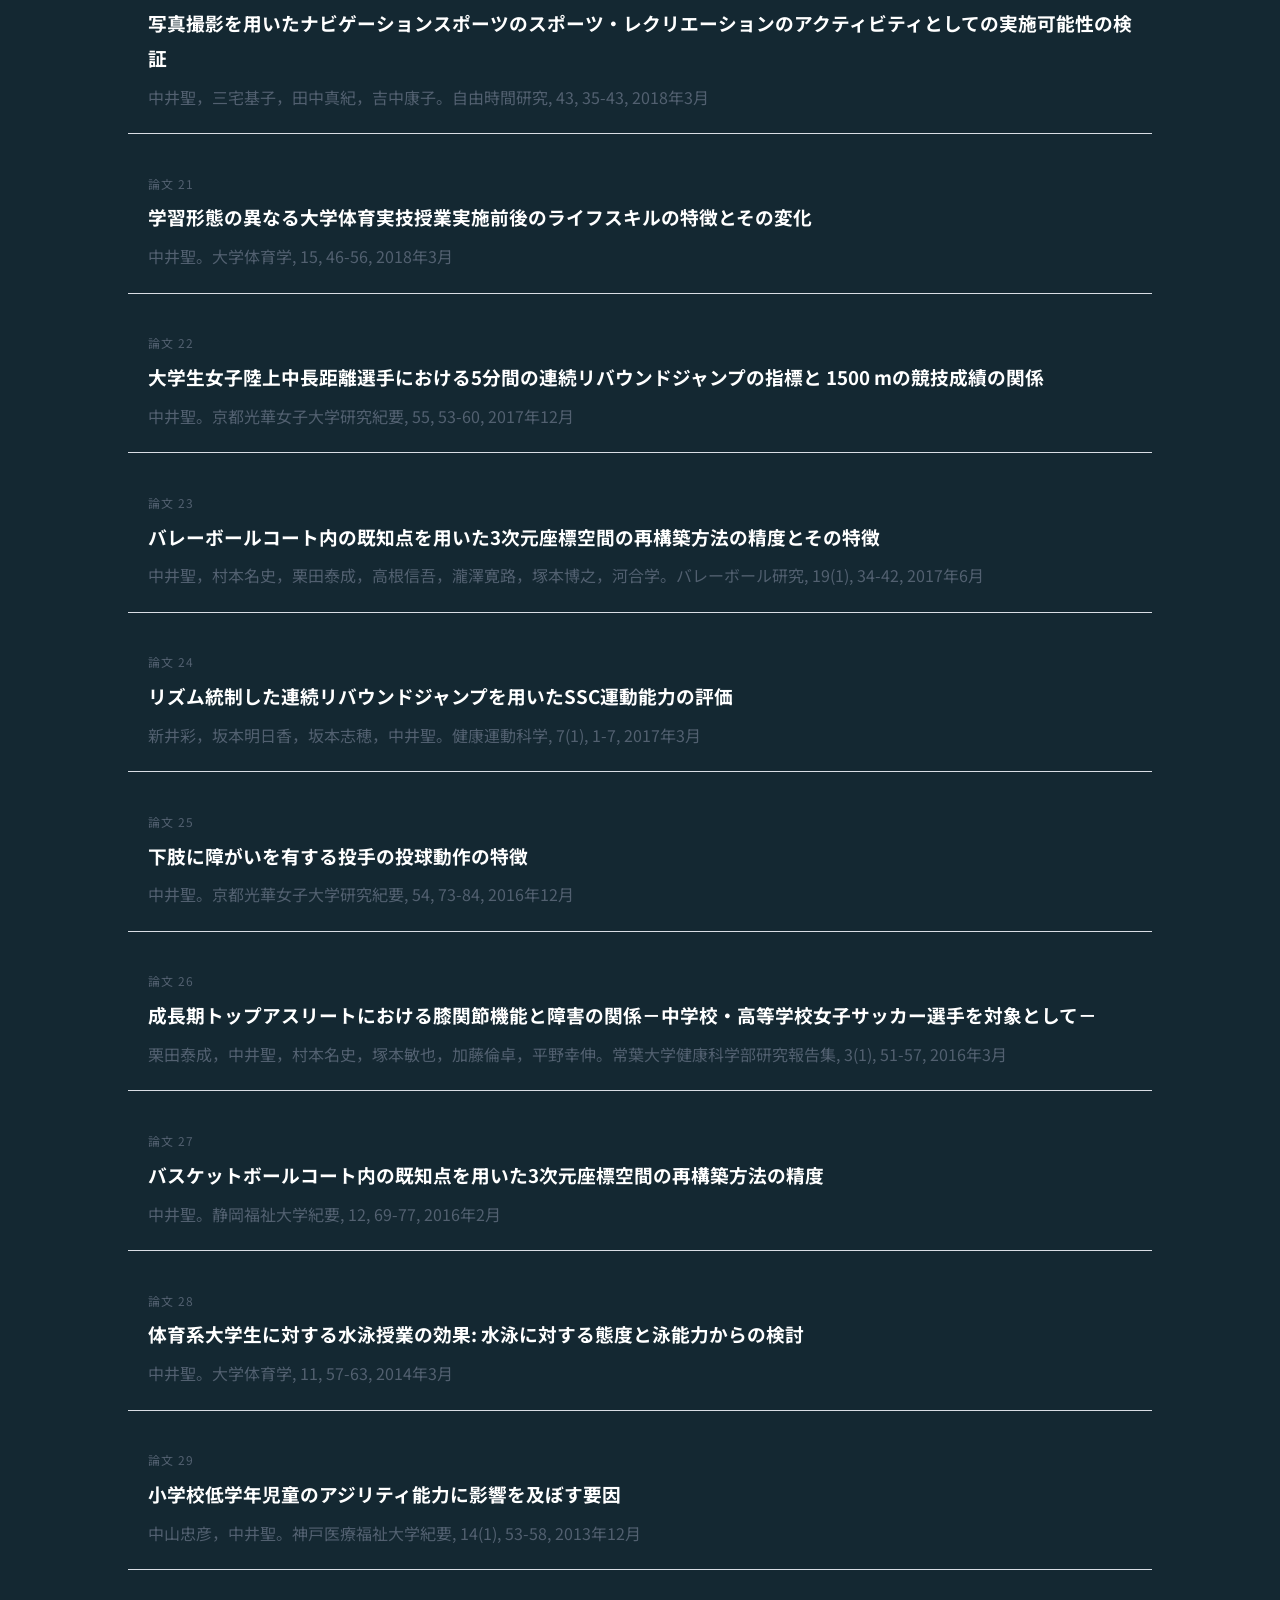
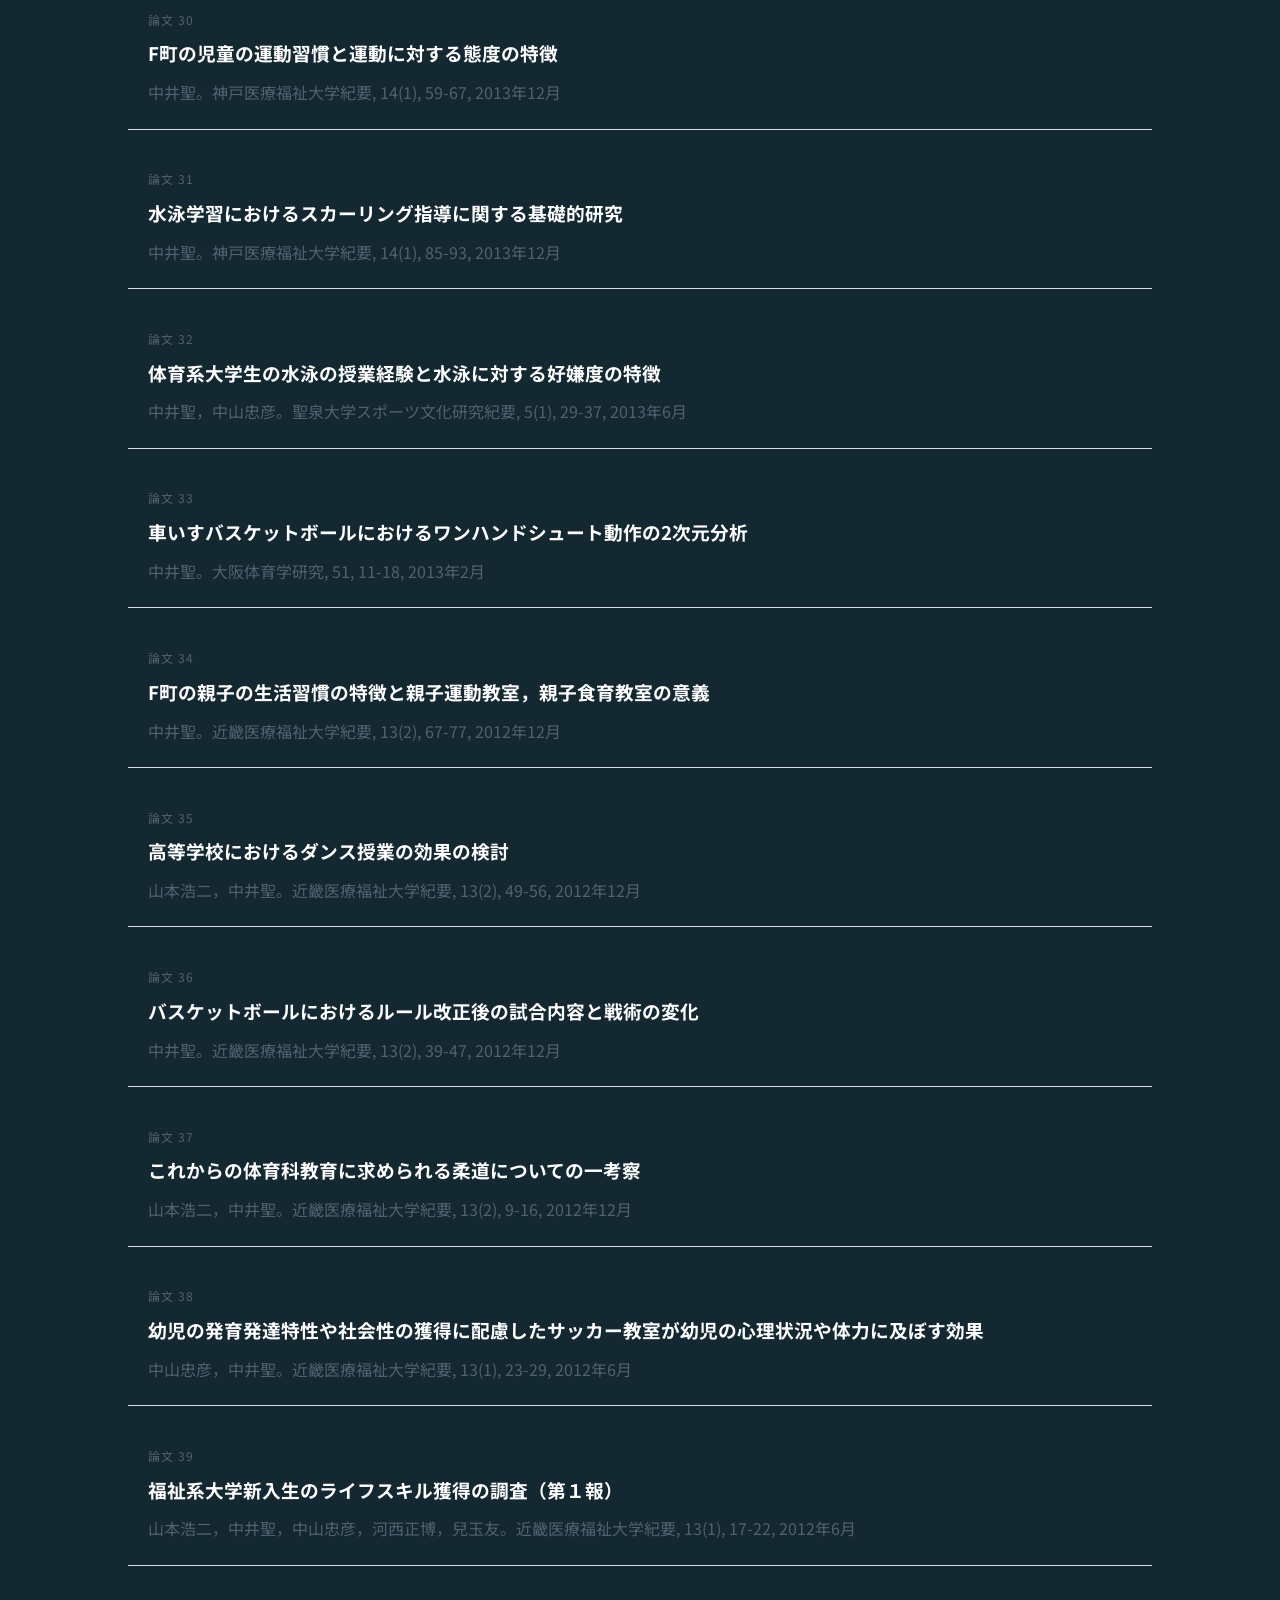
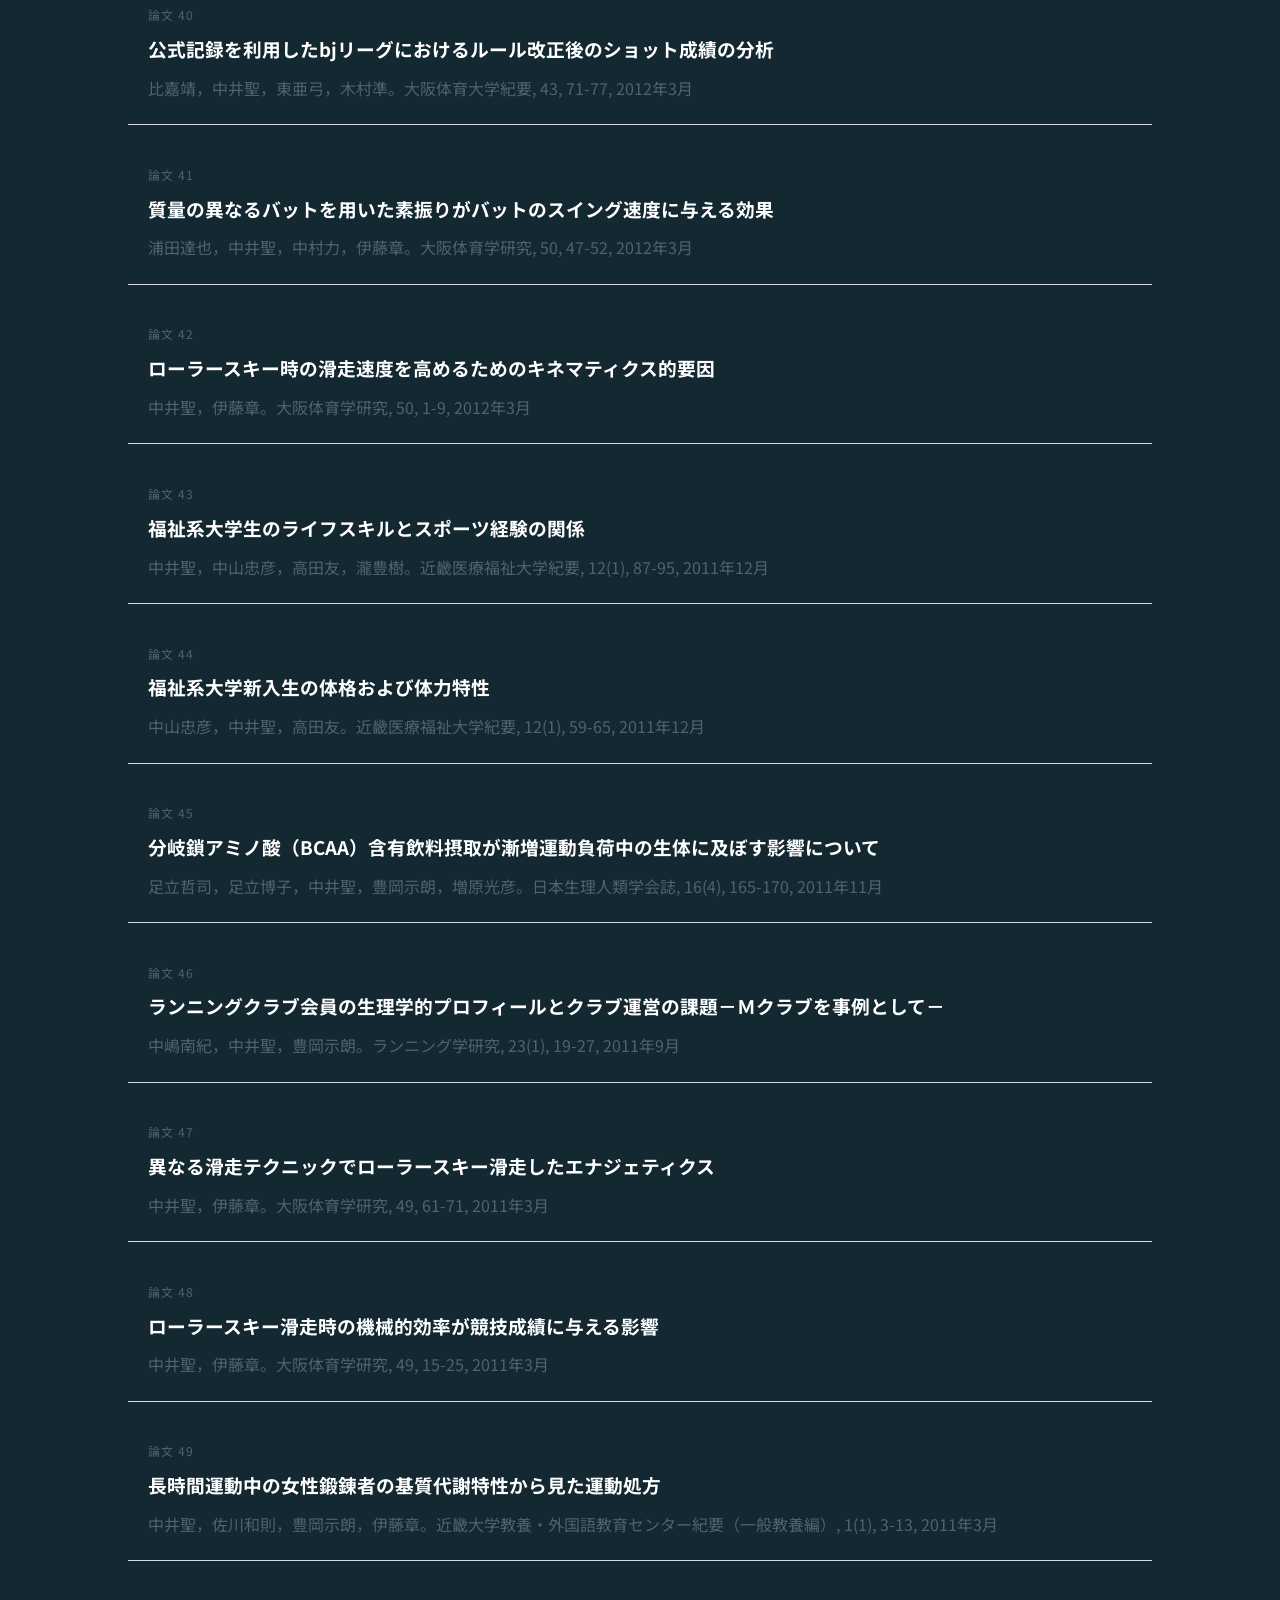
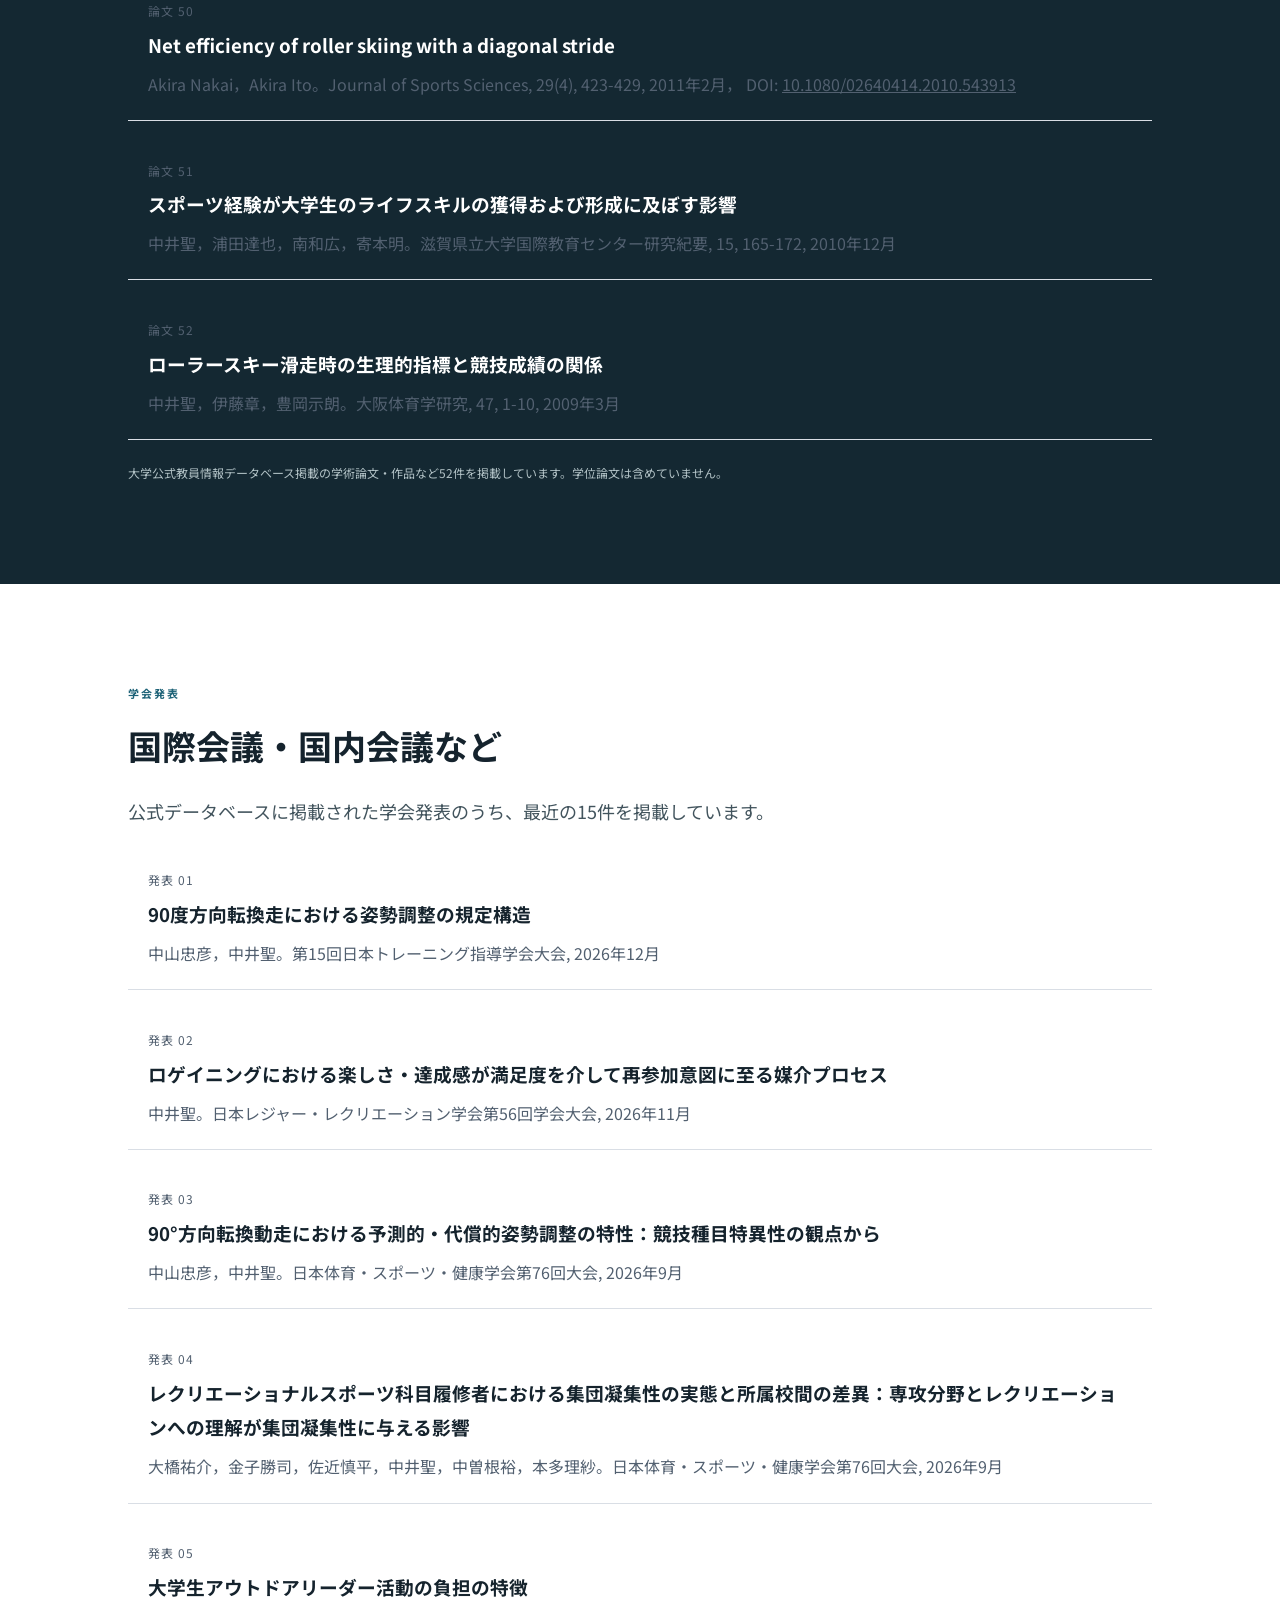
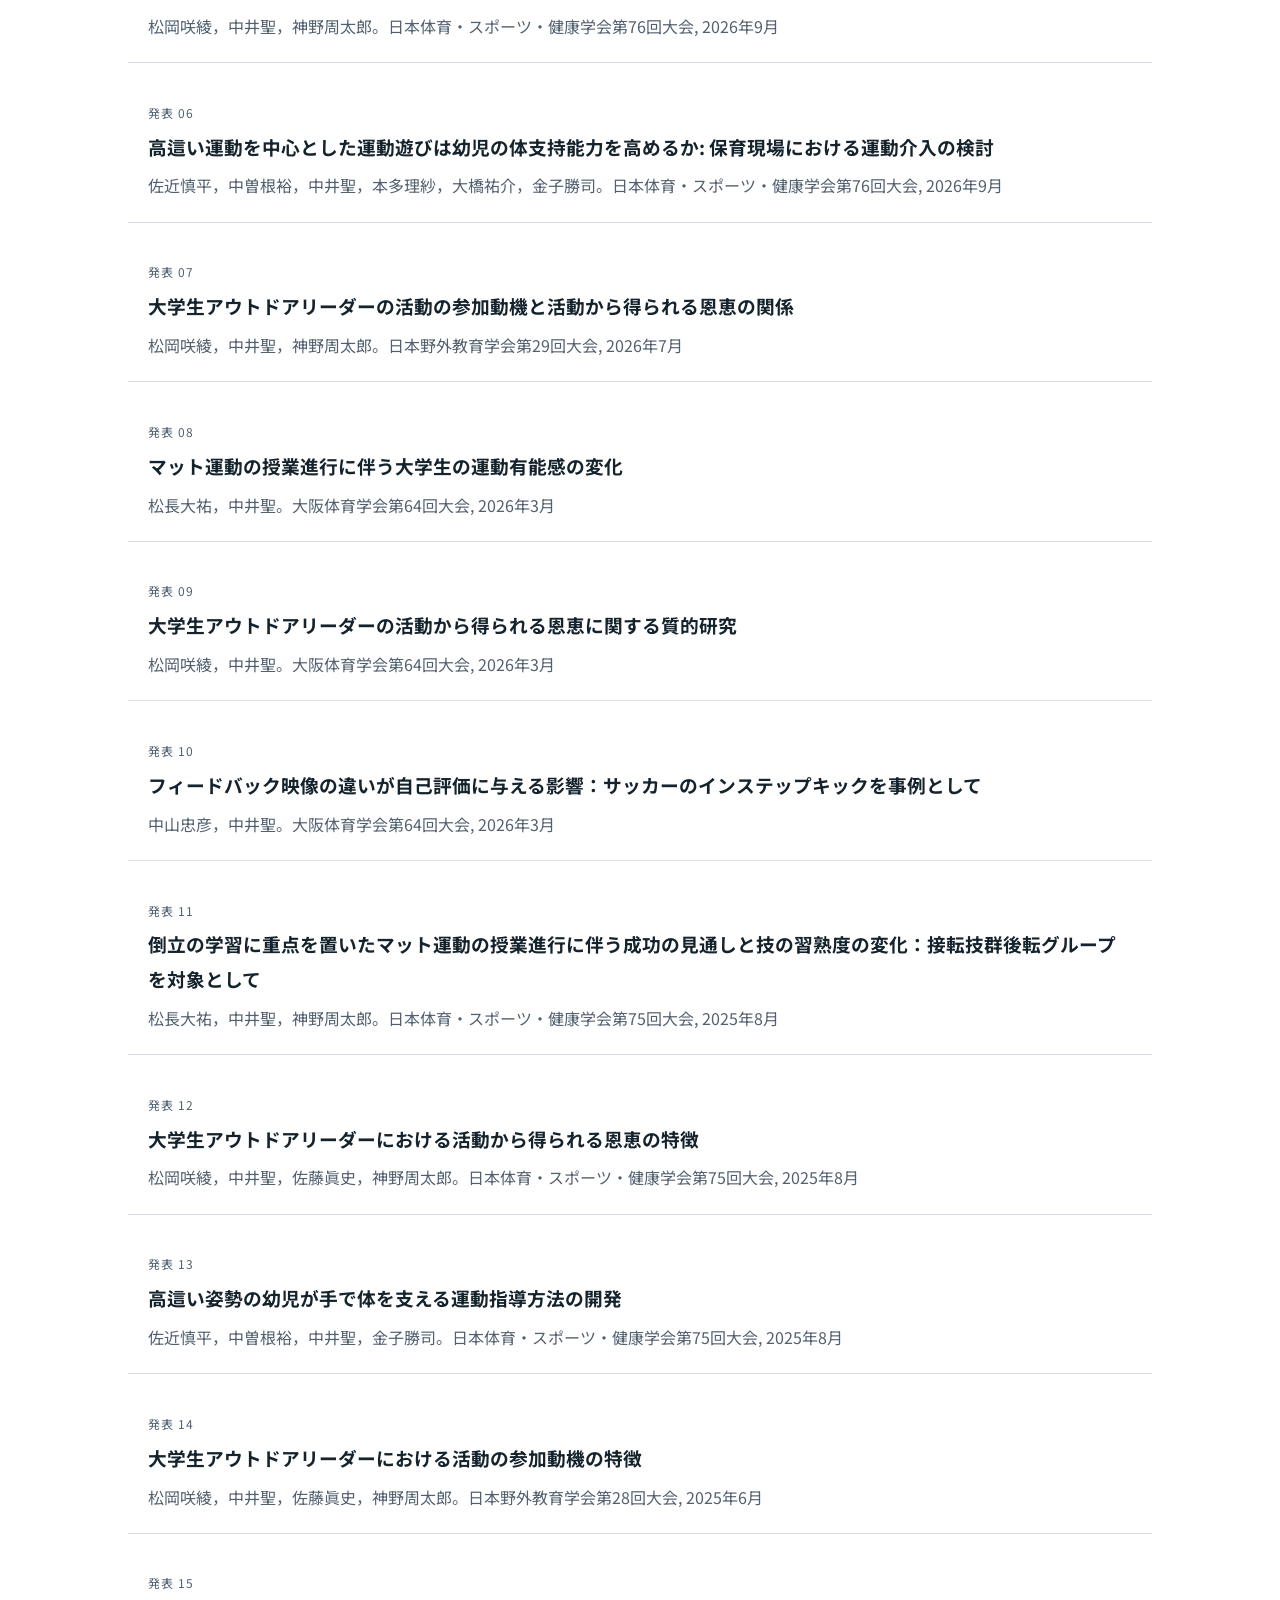
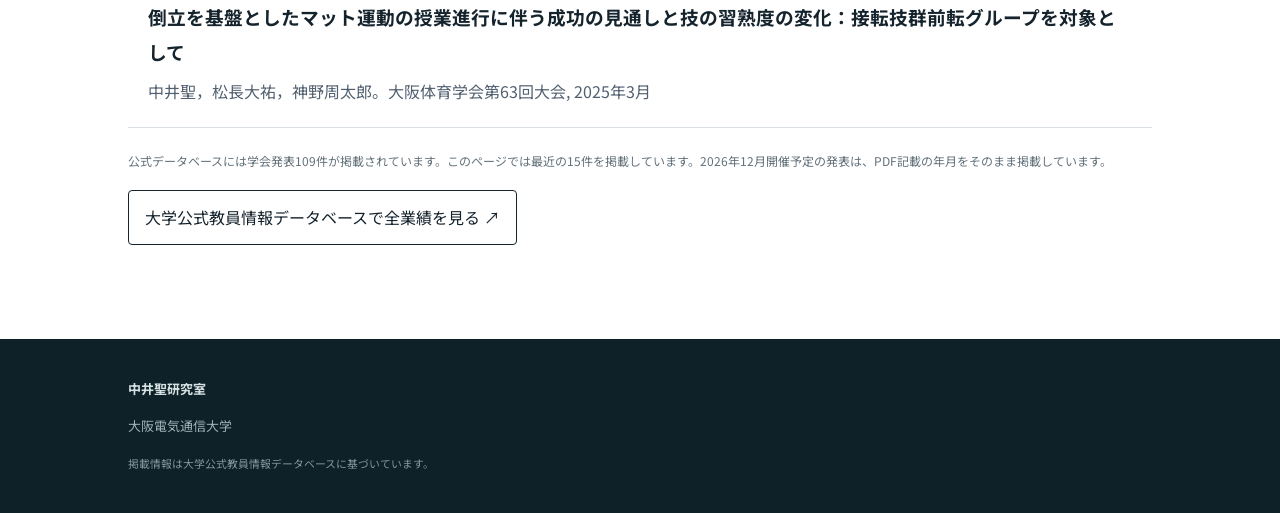
<file: ja/publications.html>
<!doctype html><html lang="ja"><head><meta charset="utf-8"><meta name="viewport" content="width=device-width, initial-scale=1"><title>研究業績・学会発表 | 中井聖研究室</title><link rel="stylesheet" href="../style.css"></head><body><header class="site-header"><a class="brand" href="index.html"><span class="brand-mark">NL</span><span>中井聖研究室<small>OSAKA ELECTRO-COMMUNICATION UNIVERSITY</small></span></a><nav><a href="index.html">トップ</a><a href="#books">著書</a><a href="#papers">学術論文</a><a href="#conferences">国際会議・国内会議</a><a href="basketball.html">男子バスケットボール部</a><a class="lang-switch" href="../publications.html">English</a></nav></header><main><section class="club-hero"><div><p class="eyebrow">研究業績</p><h1>研究業績・学会発表</h1><p class="lead">大阪電気通信大学の公式教員情報データベースに基づく研究業績・学会発表一覧です。</p><p><a class="text-link" href="index.html">← 中井聖研究室トップへ</a></p></div><div class="club-ball"><span>RESEARCH<br>×<br>KNOWLEDGE<br>×<br>IMPACT</span></div></section><section class="section" id="books"><p class="eyebrow">著書</p><h2>著書・分担執筆</h2><div class="achievement-list"><article><span class="tag">著書 01</span><h3>レジャー・レクリエーション用語集</h3><p>日本レジャー・レクリエーション学会，坂口正治・沼澤秀雄監修，前橋明編著。大学教育出版, 2020年6月（分担執筆）</p></article><article><span class="tag">著書 02</span><h3>福祉の未来形を求めて～7つの分野のキャリア形成と仕事・資格ガイド～</h3><p>近畿医療福祉大学編著。言視舎, 2012年3月（第4章の分担執筆および編集）</p></article></div></section><section class="section dark" id="papers"><p class="eyebrow">学術論文・作品など</p><h2>学術論文・作品など</h2><p class="section-lead">題目、著者、掲載誌、巻号、ページ、発行年月は大学公式教員情報データベースの記載に基づいています。</p><div class="achievement-list"><article><span class="tag">論文 01</span><h3>Roles and challenges of club activity instructors in community-based extracurricular sports development: An interview study of teacher advisors and instructors</h3><p>Akira Nakai。Journal of Physical Education and Sport, 26(10), 1762-1772, 2026年10月, DOI: <a href="https://doi.org/10.7752/jpes.2026.10181" target="_blank" rel="noopener">10.7752/jpes.2026.10181</a></p></article><article><span class="tag">論文 02</span><h3>Development and validation of a scale for assessing enjoyment of rogaining activities</h3><p>Akira Nakai, Maki Tanaka。Journal of Physical Education and Sport, 26(5): 927-934, 2026年5月, DOI: <a href="https://doi.org/10.7752/jpes.2026.05093" target="_blank" rel="noopener">10.7752/jpes.2026.05093</a></p></article><article><span class="tag">論文 03</span><h3>ラダーゲッターの投げ方の支援方法の提案: ラダーの設置距離の違いに着目して</h3><p>中井聖，田中真紀。自由時間研究, 50, 8-15, 2025年3月</p></article><article><span class="tag">論文 04</span><h3>高等教育機関における初任者を対象とした支援のあり方に関する研究：日本レクリエーション協会公認指導者養成課程認定校の初任者の分析から</h3><p>佐近慎平，重藤誠市郎，大橋祐介，本多理紗，中曽根裕，中井聖，金子勝司，小池和幸。自由時間研究, 50, 38-41, 2025年3月</p></article><article><span class="tag">論文 05</span><h3>Suggested methods for supporting ladder getters using computer simulation results</h3><p>Akira Nakai, Maki Tanaka, Daisuke Matsunaga。Journal of Physical Education and Sport, 24(9): 1138-1146, 2024年9月, DOI: <a href="https://doi.org/10.7752/jpes.2024.09238" target="_blank" rel="noopener">10.7752/jpes.2024.09238</a></p></article><article><span class="tag">論文 06</span><h3>エビデンスに基づくラダーゲッターの支援方法：それぞれのバーを投げ分けるには</h3><p>中井聖，田中真紀。自由時間研究, 48，3-12, 2023年3月</p></article><article><span class="tag">論文 07</span><h3>実際の試技データを利用したシミュレーションから得られたラダーゲッターの成功試技の条件と支援方法</h3><p>中井聖，田中真紀。自由時間研究, 47, 19-32, 2022年3月</p></article><article><span class="tag">論文 08</span><h3>相互評価による取り組みの改善の必要性: アイスブレーキング・ゲームのアレンジを題材として</h3><p>田中真紀，中井聖。京都文教短期大学研究紀要, 60, 43-54, 2022年3月</p></article><article><span class="tag">論文 09</span><h3>知財創造教育モデルを援用した高等学校共通教科「情報」の授業における有用性の検証</h3><p>吉田拓也，中井聖。日本産業技術教育学会誌, 63(3), 343-350, 2021年9月</p></article><article><span class="tag">論文 10</span><h3>ウェブ会議システムを利用したオンライン・アイスブレーキング・ゲームのレクリエーション活動としての有用性と実施上の要点</h3><p>中井聖，田中真紀，吉中康子，足立名津美。自由時間研究, 46, 21-30, 2021年3月</p></article><article><span class="tag">論文 11</span><h3>フォトロゲイニングのコース設定を課題とした短時間研修のPBLとしての実施可能性の検証：社会人研修参加者の質的分析から</h3><p>中井聖，中井咲貴子，田中真紀，足立名津美，吉中康子。自由時間研究, 46, 53-63, 2021年3月</p></article><article><span class="tag">論文 12</span><h3>情報システムを活用した問題解決能力を伸長する情報の授業の取り組み</h3><p>吉田拓也，中井聖。コンピュータ＆エデュケーション, 49, 52-57, 2020年12月</p></article><article><span class="tag">論文 13</span><h3>Effects of the net efficiency of roller skiing on cross-country ski racing performance using the diagonal stride</h3><p>Akira Nakai。Journal of Physical Education and Sport, 20(Suppl. 3), 2104-2109, 2020年7月, DOI: <a href="https://doi.org/10.7752/jpes.2020.s3283" target="_blank" rel="noopener">10.7752/jpes.2020.s3283</a></p></article><article><span class="tag">論文 14</span><h3>インターネット上の海賊版サイトに関する授業の知財創造教育としての実施可能性：知的財産学習モデルの実践報告</h3><p>吉田拓也，中井聖。コンピュータ＆エデュケーション, 48, 94-97, 2020年6月</p></article><article><span class="tag">論文 15</span><h3>運動や活動内容の特徴から見たフォトロゲイニング®のスポーツ・レクリエーションとしての有用性：大学生および専門学校生を対象とした横断調査結果から</h3><p>中井聖，三宅基子，田中真紀，吉中康子。介護予防・健康づくり研究, 7, 1-12, 2020年1月</p></article><article><span class="tag">論文 16</span><h3>参加者のルート選択および身体活動から見たフォトロゲイニング®の特徴</h3><p>中井聖，三宅基子，田中真紀，吉中康子。レジャー・レクリエーション研究, 88, 7-16, 2019年10月</p></article><article><span class="tag">論文 17</span><h3>大学生における人間関係形成プログラムとしてのフォトロゲイニング®の有効性: 社会人基礎力に着目して</h3><p>三宅基子，中井聖，田中真紀，吉中康子。自由時間研究, 44, 73-79, 2019年3月</p></article><article><span class="tag">論文 18</span><h3>KinectTM for Windows を用いた垂直跳の跳躍高の即時的計測システムの特徴</h3><p>中井聖，新井彩，村木有也，市谷浩一郎。大阪電気通信大学研究論集（自然科学編）, 53, 33-40, 2018年7月</p></article><article><span class="tag">論文 19</span><h3>ビデオカメラでの3次元動作計測における問題点と測定精度向上の取り組み</h3><p>中井聖。臨床歩行分析研究会誌, 5(1), 1-6, 2018年6月</p></article><article><span class="tag">論文 20</span><h3>写真撮影を用いたナビゲーションスポーツのスポーツ・レクリエーションのアクティビティとしての実施可能性の検証</h3><p>中井聖，三宅基子，田中真紀，吉中康子。自由時間研究, 43, 35-43, 2018年3月</p></article><article><span class="tag">論文 21</span><h3>学習形態の異なる大学体育実技授業実施前後のライフスキルの特徴とその変化</h3><p>中井聖。大学体育学, 15, 46-56, 2018年3月</p></article><article><span class="tag">論文 22</span><h3>大学生女子陸上中長距離選手における5分間の連続リバウンドジャンプの指標と 1500 mの競技成績の関係</h3><p>中井聖。京都光華女子大学研究紀要, 55, 53-60, 2017年12月</p></article><article><span class="tag">論文 23</span><h3>バレーボールコート内の既知点を用いた3次元座標空間の再構築方法の精度とその特徴</h3><p>中井聖，村本名史，栗田泰成，高根信吾，瀧澤寛路，塚本博之，河合学。バレーボール研究, 19(1), 34-42, 2017年6月</p></article><article><span class="tag">論文 24</span><h3>リズム統制した連続リバウンドジャンプを用いたSSC運動能力の評価</h3><p>新井彩，坂本明日香，坂本志穂，中井聖。健康運動科学, 7(1), 1-7, 2017年3月</p></article><article><span class="tag">論文 25</span><h3>下肢に障がいを有する投手の投球動作の特徴</h3><p>中井聖。京都光華女子大学研究紀要, 54, 73-84, 2016年12月</p></article><article><span class="tag">論文 26</span><h3>成長期トップアスリートにおける膝関節機能と障害の関係－中学校・高等学校女子サッカー選手を対象として－</h3><p>栗田泰成，中井聖，村本名史，塚本敏也，加藤倫卓，平野幸伸。常葉大学健康科学部研究報告集, 3(1), 51-57, 2016年3月</p></article><article><span class="tag">論文 27</span><h3>バスケットボールコート内の既知点を用いた3次元座標空間の再構築方法の精度</h3><p>中井聖。静岡福祉大学紀要, 12, 69-77, 2016年2月</p></article><article><span class="tag">論文 28</span><h3>体育系大学生に対する水泳授業の効果: 水泳に対する態度と泳能力からの検討</h3><p>中井聖。大学体育学, 11, 57-63, 2014年3月</p></article><article><span class="tag">論文 29</span><h3>小学校低学年児童のアジリティ能力に影響を及ぼす要因</h3><p>中山忠彦，中井聖。神戸医療福祉大学紀要, 14(1), 53-58, 2013年12月</p></article><article><span class="tag">論文 30</span><h3>F町の児童の運動習慣と運動に対する態度の特徴</h3><p>中井聖。神戸医療福祉大学紀要, 14(1), 59-67, 2013年12月</p></article><article><span class="tag">論文 31</span><h3>水泳学習におけるスカーリング指導に関する基礎的研究</h3><p>中井聖。神戸医療福祉大学紀要, 14(1), 85-93, 2013年12月</p></article><article><span class="tag">論文 32</span><h3>体育系大学生の水泳の授業経験と水泳に対する好嫌度の特徴</h3><p>中井聖，中山忠彦。聖泉大学スポーツ文化研究紀要, 5(1), 29-37, 2013年6月</p></article><article><span class="tag">論文 33</span><h3>車いすバスケットボールにおけるワンハンドシュート動作の2次元分析</h3><p>中井聖。大阪体育学研究, 51, 11-18, 2013年2月</p></article><article><span class="tag">論文 34</span><h3>F町の親子の生活習慣の特徴と親子運動教室，親子食育教室の意義</h3><p>中井聖。近畿医療福祉大学紀要, 13(2), 67-77, 2012年12月</p></article><article><span class="tag">論文 35</span><h3>高等学校におけるダンス授業の効果の検討</h3><p>山本浩二，中井聖。近畿医療福祉大学紀要, 13(2), 49-56, 2012年12月</p></article><article><span class="tag">論文 36</span><h3>バスケットボールにおけるルール改正後の試合内容と戦術の変化</h3><p>中井聖。近畿医療福祉大学紀要, 13(2), 39-47, 2012年12月</p></article><article><span class="tag">論文 37</span><h3>これからの体育科教育に求められる柔道についての一考察</h3><p>山本浩二，中井聖。近畿医療福祉大学紀要, 13(2), 9-16, 2012年12月</p></article><article><span class="tag">論文 38</span><h3>幼児の発育発達特性や社会性の獲得に配慮したサッカー教室が幼児の心理状況や体力に及ぼす効果</h3><p>中山忠彦，中井聖。近畿医療福祉大学紀要, 13(1), 23-29, 2012年6月</p></article><article><span class="tag">論文 39</span><h3>福祉系大学新入生のライフスキル獲得の調査（第１報）</h3><p>山本浩二，中井聖，中山忠彦，河西正博，兒玉友。近畿医療福祉大学紀要, 13(1), 17-22, 2012年6月</p></article><article><span class="tag">論文 40</span><h3>公式記録を利用したbjリーグにおけるルール改正後のショット成績の分析</h3><p>比嘉靖，中井聖，東亜弓，木村準。大阪体育大学紀要, 43, 71-77, 2012年3月</p></article><article><span class="tag">論文 41</span><h3>質量の異なるバットを用いた素振りがバットのスイング速度に与える効果</h3><p>浦田達也，中井聖，中村力，伊藤章。大阪体育学研究, 50, 47-52, 2012年3月</p></article><article><span class="tag">論文 42</span><h3>ローラースキー時の滑走速度を高めるためのキネマティクス的要因</h3><p>中井聖，伊藤章。大阪体育学研究, 50, 1-9, 2012年3月</p></article><article><span class="tag">論文 43</span><h3>福祉系大学生のライフスキルとスポーツ経験の関係</h3><p>中井聖，中山忠彦，高田友，瀧豊樹。近畿医療福祉大学紀要, 12(1), 87-95, 2011年12月</p></article><article><span class="tag">論文 44</span><h3>福祉系大学新入生の体格および体力特性</h3><p>中山忠彦，中井聖，高田友。近畿医療福祉大学紀要, 12(1), 59-65, 2011年12月</p></article><article><span class="tag">論文 45</span><h3>分岐鎖アミノ酸（BCAA）含有飲料摂取が漸増運動負荷中の生体に及ぼす影響について</h3><p>足立哲司，足立博子，中井聖，豊岡示朗，増原光彦。日本生理人類学会誌, 16(4), 165-170, 2011年11月</p></article><article><span class="tag">論文 46</span><h3>ランニングクラブ会員の生理学的プロフィールとクラブ運営の課題－Ｍクラブを事例として－</h3><p>中嶋南紀，中井聖，豊岡示朗。ランニング学研究, 23(1), 19-27, 2011年9月</p></article><article><span class="tag">論文 47</span><h3>異なる滑走テクニックでローラースキー滑走したエナジェティクス</h3><p>中井聖，伊藤章。大阪体育学研究, 49, 61-71, 2011年3月</p></article><article><span class="tag">論文 48</span><h3>ローラースキー滑走時の機械的効率が競技成績に与える影響</h3><p>中井聖，伊藤章。大阪体育学研究, 49, 15-25, 2011年3月</p></article><article><span class="tag">論文 49</span><h3>長時間運動中の女性鍛錬者の基質代謝特性から見た運動処方</h3><p>中井聖，佐川和則，豊岡示朗，伊藤章。近畿大学教養・外国語教育センター紀要（一般教養編）, 1(1), 3-13, 2011年3月</p></article><article><span class="tag">論文 50</span><h3>Net efficiency of roller skiing with a diagonal stride</h3><p>Akira Nakai，Akira Ito。Journal of Sports Sciences, 29(4), 423-429, 2011年2月， DOI: <a href="https://doi.org/10.1080/02640414.2010.543913" target="_blank" rel="noopener">10.1080/02640414.2010.543913</a></p></article><article><span class="tag">論文 51</span><h3>スポーツ経験が大学生のライフスキルの獲得および形成に及ぼす影響</h3><p>中井聖，浦田達也，南和広，寄本明。滋賀県立大学国際教育センター研究紀要, 15, 165-172, 2010年12月</p></article><article><span class="tag">論文 52</span><h3>ローラースキー滑走時の生理的指標と競技成績の関係</h3><p>中井聖，伊藤章，豊岡示朗。大阪体育学研究, 47, 1-10, 2009年3月</p></article></div><p class="note">大学公式教員情報データベース掲載の学術論文・作品など52件を掲載しています。学位論文は含めていません。</p></section><section class="section" id="conferences"><p class="eyebrow">学会発表</p><h2>国際会議・国内会議など</h2><p class="section-lead">公式データベースに掲載された学会発表のうち、最近の15件を掲載しています。</p><div class="achievement-list"><article><span class="tag">発表 01</span><h3>90度方向転換走における姿勢調整の規定構造</h3><p>中山忠彦，中井聖。第15回日本トレーニング指導学会大会, 2026年12月</p></article><article><span class="tag">発表 02</span><h3>ロゲイニングにおける楽しさ・達成感が満足度を介して再参加意図に至る媒介プロセス</h3><p>中井聖。日本レジャー・レクリエーション学会第56回学会大会, 2026年11月</p></article><article><span class="tag">発表 03</span><h3>90°方向転換動走における予測的・代償的姿勢調整の特性：競技種目特異性の観点から</h3><p>中山忠彦，中井聖。日本体育・スポーツ・健康学会第76回大会, 2026年9月</p></article><article><span class="tag">発表 04</span><h3>レクリエーショナルスポーツ科目履修者における集団凝集性の実態と所属校間の差異：専攻分野とレクリエーションへの理解が集団凝集性に与える影響</h3><p>大橋祐介，金子勝司，佐近慎平，中井聖，中曽根裕，本多理紗。日本体育・スポーツ・健康学会第76回大会, 2026年9月</p></article><article><span class="tag">発表 05</span><h3>大学生アウトドアリーダー活動の負担の特徴</h3><p>松岡咲綾，中井聖，神野周太郎。日本体育・スポーツ・健康学会第76回大会, 2026年9月</p></article><article><span class="tag">発表 06</span><h3>高這い運動を中心とした運動遊びは幼児の体支持能力を高めるか: 保育現場における運動介入の検討</h3><p>佐近慎平，中曽根裕，中井聖，本多理紗，大橋祐介，金子勝司。日本体育・スポーツ・健康学会第76回大会, 2026年9月</p></article><article><span class="tag">発表 07</span><h3>大学生アウトドアリーダーの活動の参加動機と活動から得られる恩恵の関係</h3><p>松岡咲綾，中井聖，神野周太郎。日本野外教育学会第29回大会, 2026年7月</p></article><article><span class="tag">発表 08</span><h3>マット運動の授業進行に伴う大学生の運動有能感の変化</h3><p>松長大祐，中井聖。大阪体育学会第64回大会, 2026年3月</p></article><article><span class="tag">発表 09</span><h3>大学生アウトドアリーダーの活動から得られる恩恵に関する質的研究</h3><p>松岡咲綾，中井聖。大阪体育学会第64回大会, 2026年3月</p></article><article><span class="tag">発表 10</span><h3>フィードバック映像の違いが自己評価に与える影響：サッカーのインステップキックを事例として</h3><p>中山忠彦，中井聖。大阪体育学会第64回大会, 2026年3月</p></article><article><span class="tag">発表 11</span><h3>倒立の学習に重点を置いたマット運動の授業進行に伴う成功の見通しと技の習熟度の変化：接転技群後転グループを対象として</h3><p>松長大祐，中井聖，神野周太郎。日本体育・スポーツ・健康学会第75回大会, 2025年8月</p></article><article><span class="tag">発表 12</span><h3>大学生アウトドアリーダーにおける活動から得られる恩恵の特徴</h3><p>松岡咲綾，中井聖，佐藤眞史，神野周太郎。日本体育・スポーツ・健康学会第75回大会, 2025年8月</p></article><article><span class="tag">発表 13</span><h3>高這い姿勢の幼児が手で体を支える運動指導方法の開発</h3><p>佐近慎平，中曽根裕，中井聖，金子勝司。日本体育・スポーツ・健康学会第75回大会, 2025年8月</p></article><article><span class="tag">発表 14</span><h3>大学生アウトドアリーダーにおける活動の参加動機の特徴</h3><p>松岡咲綾，中井聖，佐藤眞史，神野周太郎。日本野外教育学会第28回大会, 2025年6月</p></article><article><span class="tag">発表 15</span><h3>倒立を基盤としたマット運動の授業進行に伴う成功の見通しと技の習熟度の変化：接転技群前転グループを対象として</h3><p>中井聖，松長大祐，神野周太郎。大阪体育学会第63回大会, 2025年3月</p></article></div><p class="note">公式データベースには学会発表109件が掲載されています。このページでは最近の15件を掲載しています。2026年12月開催予定の発表は、PDF記載の年月をそのまま掲載しています。</p><a class="official-link" href="https://research-db.osakac.ac.jp/doku.php?id=ja:0811:nakai_akira" target="_blank" rel="noopener">大学公式教員情報データベースで全業績を見る ↗</a></section></main><footer><strong>中井聖研究室</strong><p>大阪電気通信大学</p><small>掲載情報は大学公式教員情報データベースに基づいています。</small></footer></body></html>
</file>
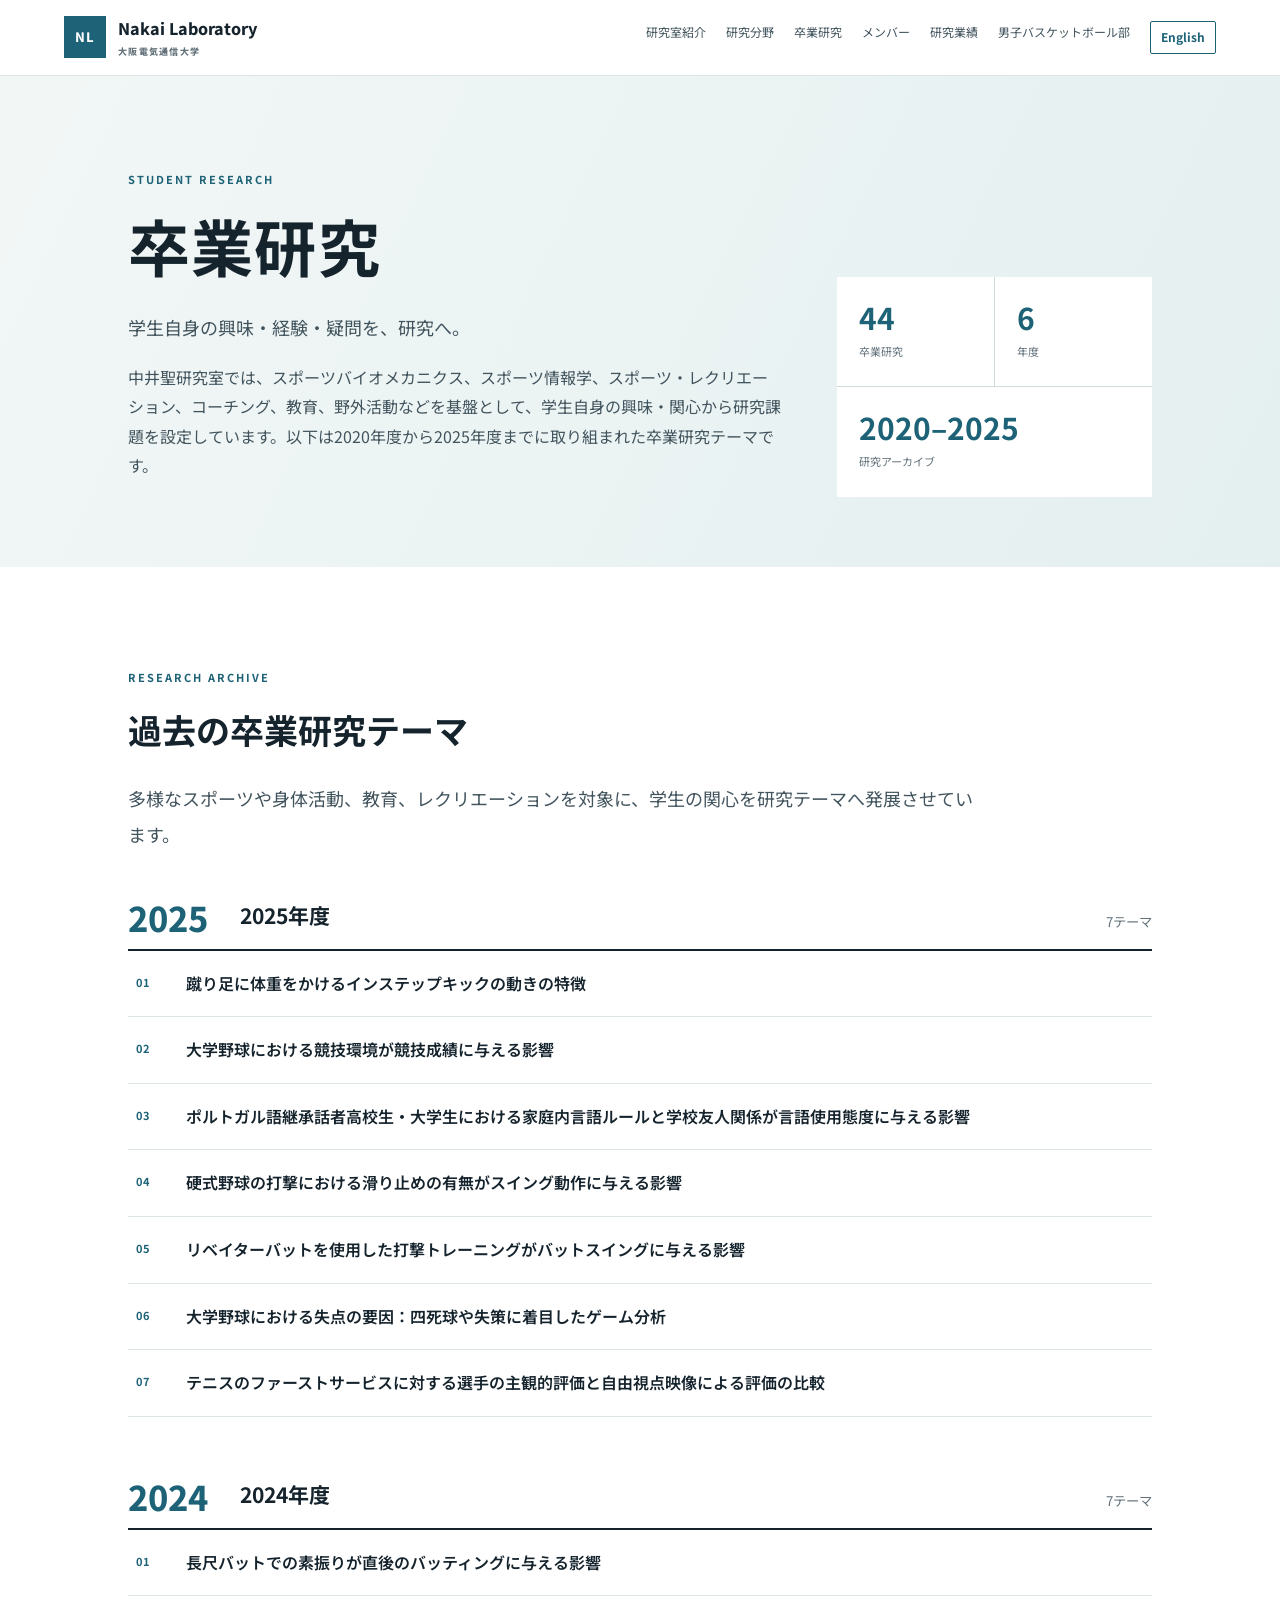
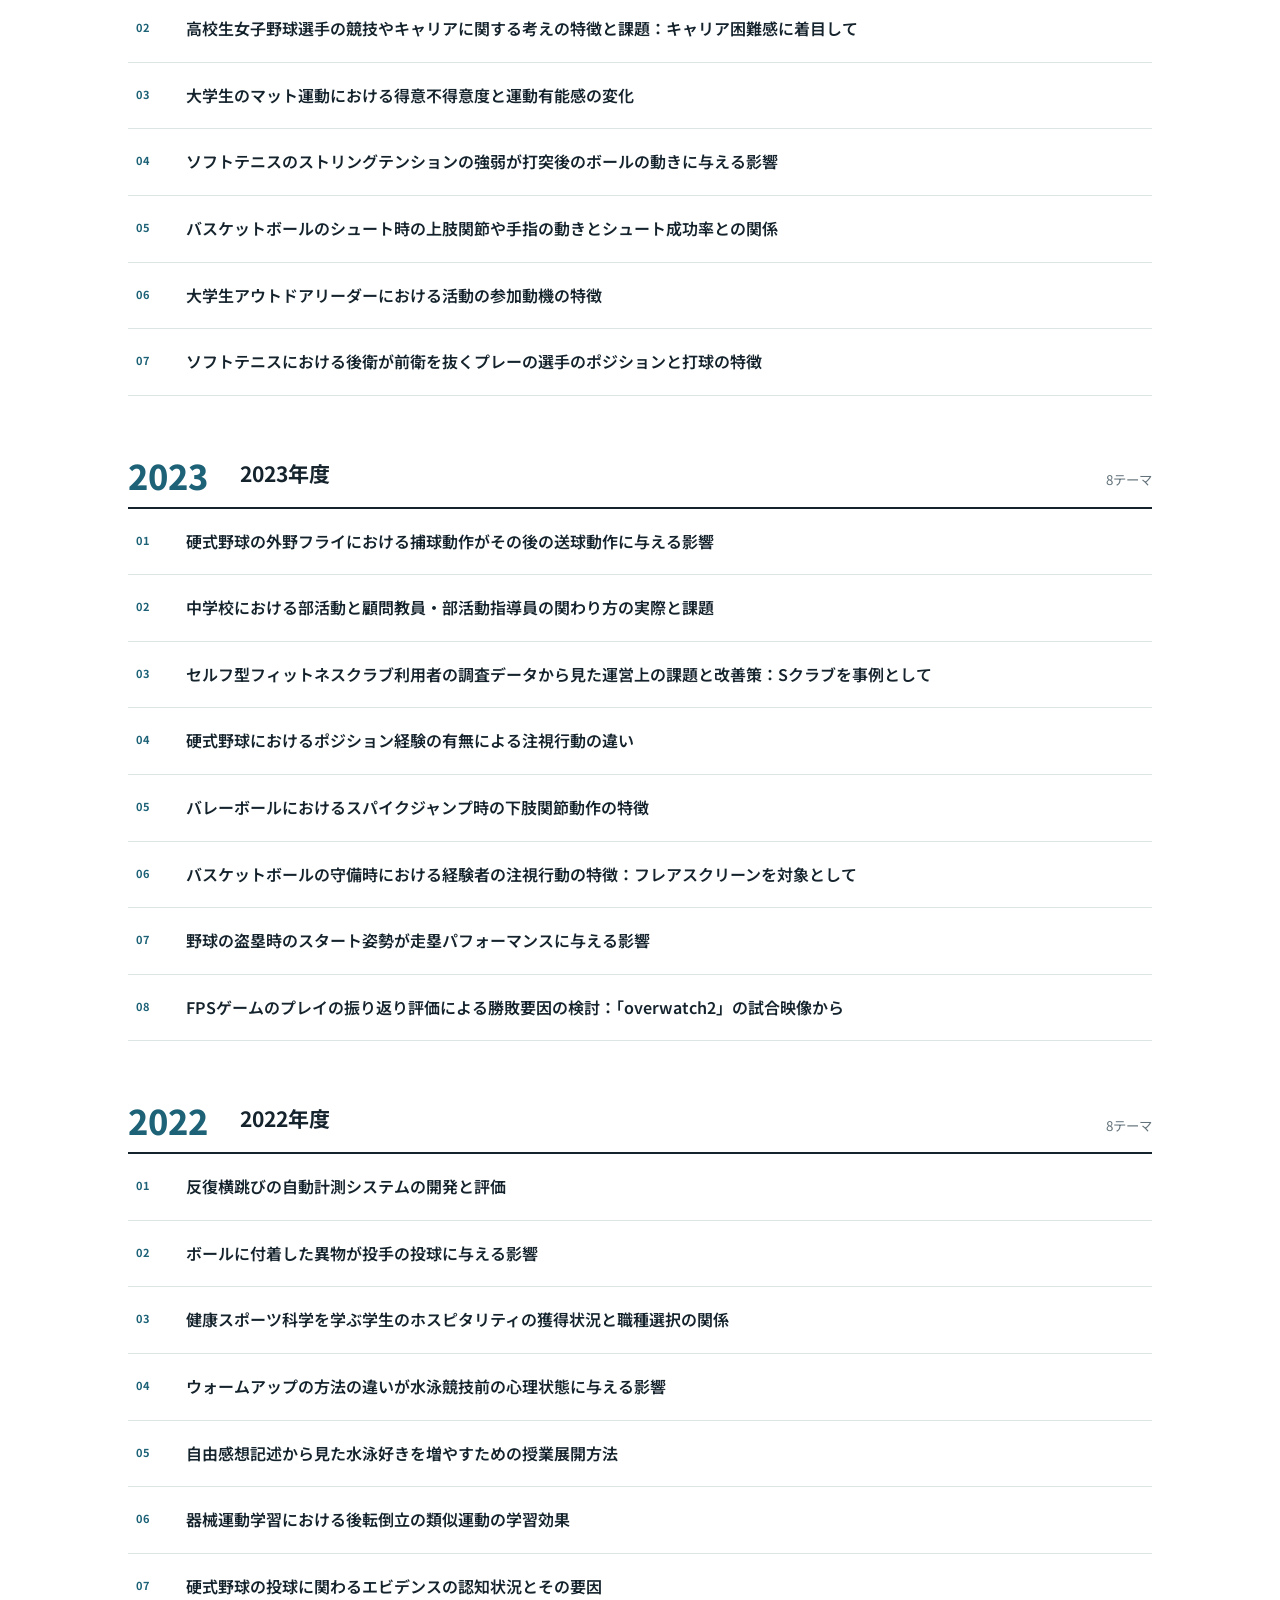
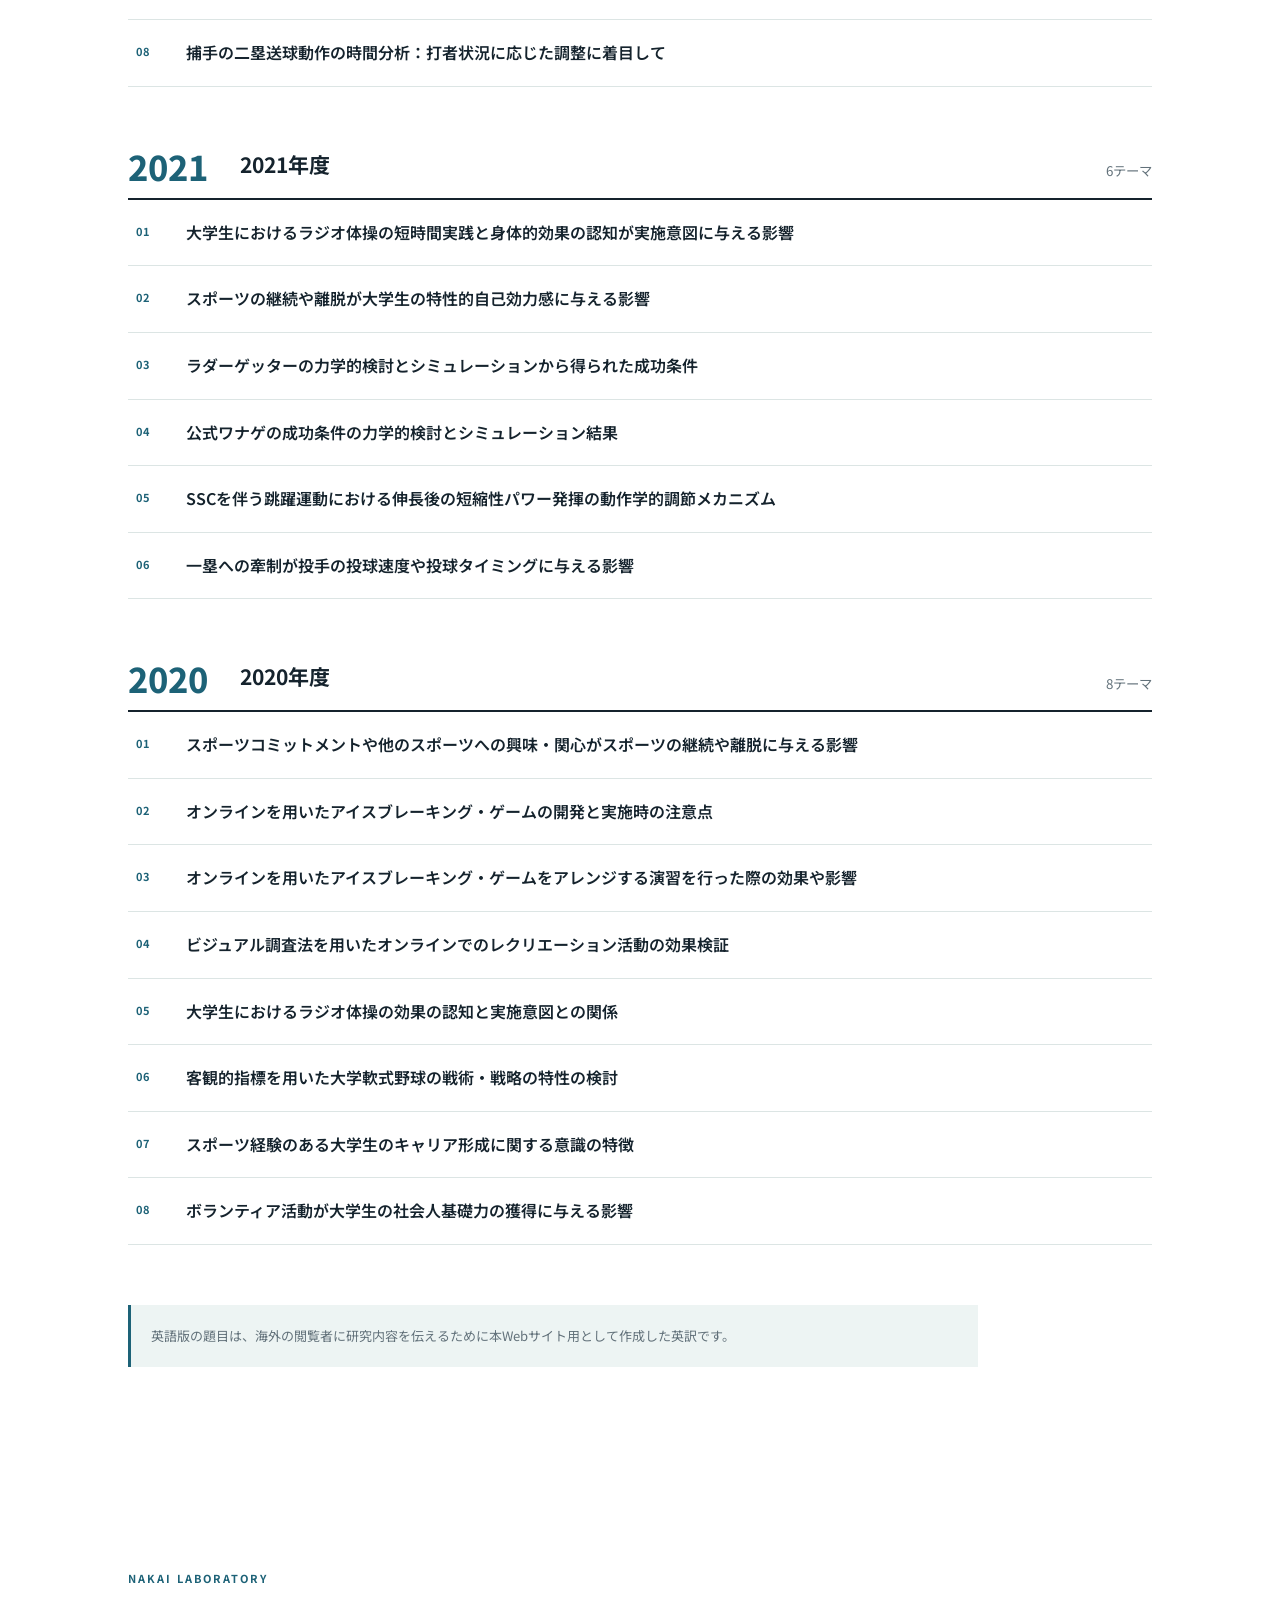
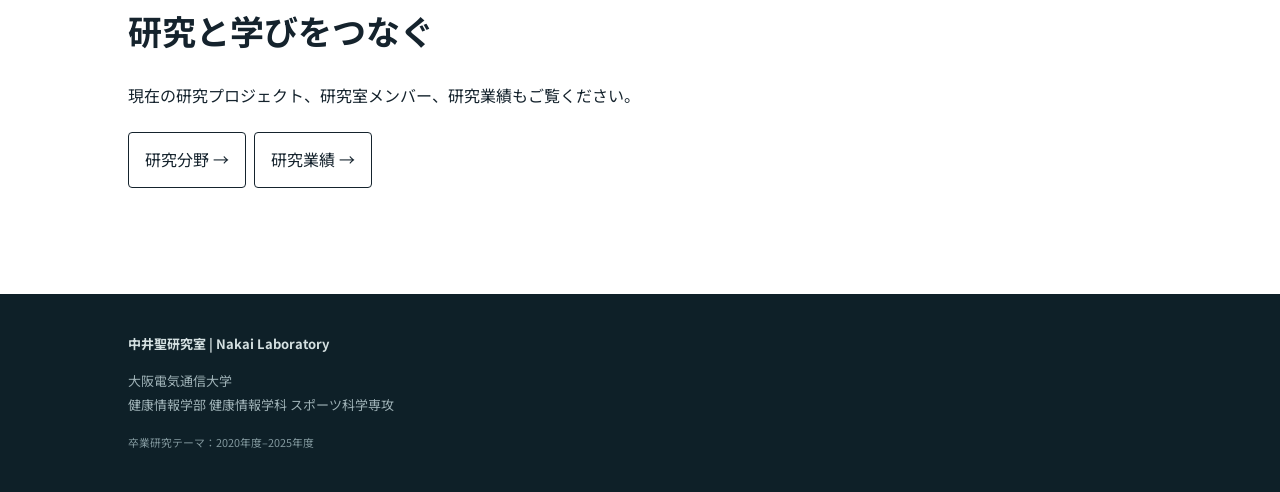
<file: ja/student-research.html>
<!doctype html><html lang="ja"><head><meta charset="utf-8"><meta name="viewport" content="width=device-width, initial-scale=1"><meta name="description" content="大阪電気通信大学 中井聖研究室の卒業研究テーマ"><title>卒業研究 | 中井聖研究室</title><link rel="stylesheet" href="../style.css"></head><body class="jp-page">
<header class="site-header"><a class="brand" href="index.html"><span class="brand-mark">NL</span><span>Nakai Laboratory<small>大阪電気通信大学</small></span></a><nav><a href="index.html#about">研究室紹介</a><a href="index.html#research">研究分野</a><a href="student-research.html">卒業研究</a><a href="index.html#members">メンバー</a><a href="publications.html">研究業績</a><a href="basketball.html">男子バスケットボール部</a><a class="lang-switch" href="../student-research.html">English</a></nav></header>
<main>
<section class="research-hero"><div><p class="eyebrow">STUDENT RESEARCH</p><h1>卒業研究</h1><p class="lead">学生自身の興味・経験・疑問を、研究へ。</p><p>中井聖研究室では、スポーツバイオメカニクス、スポーツ情報学、スポーツ・レクリエーション、コーチング、教育、野外活動などを基盤として、学生自身の興味・関心から研究課題を設定しています。以下は2020年度から2025年度までに取り組まれた卒業研究テーマです。</p></div><div class="research-hero-stats"><div><strong>44</strong><span>卒業研究</span></div><div><strong>6</strong><span>年度</span></div><div><strong>2020–2025</strong><span>研究アーカイブ</span></div></div></section>
<section class="section"><p class="eyebrow">RESEARCH ARCHIVE</p><h2>過去の卒業研究テーマ</h2><p class="section-lead">多様なスポーツや身体活動、教育、レクリエーションを対象に、学生の関心を研究テーマへ発展させています。</p>

<div class="thesis-year"><div class="thesis-year-head"><span>2025</span><h3>2025年度</h3><small>7テーマ</small></div><ol class="thesis-list jp-thesis">
<li><h4>蹴り足に体重をかけるインステップキックの動きの特徴</h4></li><li><h4>大学野球における競技環境が競技成績に与える影響</h4></li><li><h4>ポルトガル語継承話者高校生・大学生における家庭内言語ルールと学校友人関係が言語使用態度に与える影響</h4></li><li><h4>硬式野球の打撃における滑り止めの有無がスイング動作に与える影響</h4></li><li><h4>リベイターバットを使用した打撃トレーニングがバットスイングに与える影響</h4></li><li><h4>大学野球における失点の要因：四死球や失策に着目したゲーム分析</h4></li><li><h4>テニスのファーストサービスに対する選手の主観的評価と自由視点映像による評価の比較</h4></li></ol></div>

<div class="thesis-year"><div class="thesis-year-head"><span>2024</span><h3>2024年度</h3><small>7テーマ</small></div><ol class="thesis-list jp-thesis">
<li><h4>長尺バットでの素振りが直後のバッティングに与える影響</h4></li><li><h4>高校生女子野球選手の競技やキャリアに関する考えの特徴と課題：キャリア困難感に着目して</h4></li><li><h4>大学生のマット運動における得意不得意度と運動有能感の変化</h4></li><li><h4>ソフトテニスのストリングテンションの強弱が打突後のボールの動きに与える影響</h4></li><li><h4>バスケットボールのシュート時の上肢関節や手指の動きとシュート成功率との関係</h4></li><li><h4>大学生アウトドアリーダーにおける活動の参加動機の特徴</h4></li><li><h4>ソフトテニスにおける後衛が前衛を抜くプレーの選手のポジションと打球の特徴</h4></li></ol></div>

<div class="thesis-year"><div class="thesis-year-head"><span>2023</span><h3>2023年度</h3><small>8テーマ</small></div><ol class="thesis-list jp-thesis">
<li><h4>硬式野球の外野フライにおける捕球動作がその後の送球動作に与える影響</h4></li><li><h4>中学校における部活動と顧問教員・部活動指導員の関わり方の実際と課題</h4></li><li><h4>セルフ型フィットネスクラブ利用者の調査データから見た運営上の課題と改善策：Sクラブを事例として</h4></li><li><h4>硬式野球におけるポジション経験の有無による注視行動の違い</h4></li><li><h4>バレーボールにおけるスパイクジャンプ時の下肢関節動作の特徴</h4></li><li><h4>バスケットボールの守備時における経験者の注視行動の特徴：フレアスクリーンを対象として</h4></li><li><h4>野球の盗塁時のスタート姿勢が走塁パフォーマンスに与える影響</h4></li><li><h4>FPSゲームのプレイの振り返り評価による勝敗要因の検討：「overwatch2」の試合映像から</h4></li></ol></div>

<div class="thesis-year"><div class="thesis-year-head"><span>2022</span><h3>2022年度</h3><small>8テーマ</small></div><ol class="thesis-list jp-thesis">
<li><h4>反復横跳びの自動計測システムの開発と評価</h4></li><li><h4>ボールに付着した異物が投手の投球に与える影響</h4></li><li><h4>健康スポーツ科学を学ぶ学生のホスピタリティの獲得状況と職種選択の関係</h4></li><li><h4>ウォームアップの方法の違いが水泳競技前の心理状態に与える影響</h4></li><li><h4>自由感想記述から見た水泳好きを増やすための授業展開方法</h4></li><li><h4>器械運動学習における後転倒立の類似運動の学習効果</h4></li><li><h4>硬式野球の投球に関わるエビデンスの認知状況とその要因</h4></li><li><h4>捕手の二塁送球動作の時間分析：打者状況に応じた調整に着目して</h4></li></ol></div>

<div class="thesis-year"><div class="thesis-year-head"><span>2021</span><h3>2021年度</h3><small>6テーマ</small></div><ol class="thesis-list jp-thesis">
<li><h4>大学生におけるラジオ体操の短時間実践と身体的効果の認知が実施意図に与える影響</h4></li><li><h4>スポーツの継続や離脱が大学生の特性的自己効力感に与える影響</h4></li><li><h4>ラダーゲッターの力学的検討とシミュレーションから得られた成功条件</h4></li><li><h4>公式ワナゲの成功条件の力学的検討とシミュレーション結果</h4></li><li><h4>SSCを伴う跳躍運動における伸長後の短縮性パワー発揮の動作学的調節メカニズム</h4></li><li><h4>一塁への牽制が投手の投球速度や投球タイミングに与える影響</h4></li></ol></div>

<div class="thesis-year"><div class="thesis-year-head"><span>2020</span><h3>2020年度</h3><small>8テーマ</small></div><ol class="thesis-list jp-thesis">
<li><h4>スポーツコミットメントや他のスポーツへの興味・関心がスポーツの継続や離脱に与える影響</h4></li><li><h4>オンラインを用いたアイスブレーキング・ゲームの開発と実施時の注意点</h4></li><li><h4>オンラインを用いたアイスブレーキング・ゲームをアレンジする演習を行った際の効果や影響</h4></li><li><h4>ビジュアル調査法を用いたオンラインでのレクリエーション活動の効果検証</h4></li><li><h4>大学生におけるラジオ体操の効果の認知と実施意図との関係</h4></li><li><h4>客観的指標を用いた大学軟式野球の戦術・戦略の特性の検討</h4></li><li><h4>スポーツ経験のある大学生のキャリア形成に関する意識の特徴</h4></li><li><h4>ボランティア活動が大学生の社会人基礎力の獲得に与える影響</h4></li></ol></div>

<p class="translation-note">英語版の題目は、海外の閲覧者に研究内容を伝えるために本Webサイト用として作成した英訳です。</p>
</section>
<section class="contact section"><p class="eyebrow">NAKAI LABORATORY</p><h2>研究と学びをつなぐ</h2><p>現在の研究プロジェクト、研究室メンバー、研究業績もご覧ください。</p><a class="official-link" href="index.html#research">研究分野 →</a><a class="official-link" href="publications.html">研究業績 →</a></section>
</main><footer><strong>中井聖研究室 | Nakai Laboratory</strong><p>大阪電気通信大学<br>健康情報学部 健康情報学科 スポーツ科学専攻</p><small>卒業研究テーマ：2020年度–2025年度</small></footer></body></html>
</file>
<file: style.css>
@import url('https://fonts.googleapis.com/css2?family=Noto+Sans+JP:wght@400;500;600;700;800&display=swap');
:root{--ink:#15232d;--muted:#62717a;--blue:#1d6277;--cyan:#9bd3d6;--pale:#edf4f3;--line:#dce5e4}
*{box-sizing:border-box}html{scroll-behavior:smooth}body{margin:0;color:var(--ink);font-family:"Noto Sans JP",sans-serif;line-height:1.85}a{color:inherit}.site-header{height:auto;min-height:76px;padding:14px 5vw;display:flex;align-items:center;justify-content:space-between;gap:24px;border-bottom:1px solid var(--line);background:#fff;position:sticky;top:0;z-index:5}.brand{display:flex;align-items:center;gap:12px;text-decoration:none;font-weight:800;white-space:nowrap}.brand small{display:block;font-size:9px;letter-spacing:.18em;color:var(--muted)}.brand-mark{width:42px;height:42px;background:var(--blue);color:white;display:grid;place-items:center;font-size:13px;letter-spacing:.08em}nav{display:flex;gap:20px;flex-wrap:wrap}nav a{text-decoration:none;font-size:12px;color:#42545d}nav a:hover,.profile-links a:hover{color:var(--blue)}.hero{min-height:590px;padding:90px 9vw;display:grid;grid-template-columns:1.15fr .85fr;align-items:center;gap:50px;background:linear-gradient(115deg,#f2f7f6,#e4eff0)}.eyebrow{font-size:11px;font-weight:700;letter-spacing:.18em;color:var(--blue)}h1{font-size:clamp(34px,5vw,60px);line-height:1.4;letter-spacing:.02em;margin:18px 0}.lead,.section-lead{font-size:18px;color:#42545d;max-width:680px}.text-link{display:inline-block;margin-top:18px;color:var(--blue);font-weight:700;text-decoration:none;border-bottom:1px solid var(--blue);padding-bottom:4px}.hero-visual{height:350px;position:relative;display:grid;place-items:center}.orbit{position:absolute;border:1px solid #80b8bd;border-radius:50%;transform:rotate(-28deg)}.orbit-a{width:330px;height:220px}.orbit-b{width:250px;height:330px;transform:rotate(55deg)}.dot{width:115px;height:115px;border-radius:50%;background:var(--blue);box-shadow:0 0 0 22px #c6e0df,0 0 0 48px #dceceb}.visual-label{position:relative;color:white;text-align:center;font-size:13px;line-height:1.5;letter-spacing:.16em;font-weight:700}.section{padding:88px 10vw;max-width:1440px;margin:auto}.section h2{font-size:34px;margin:4px 0 16px}.section>p:not(.eyebrow):not(.note){max-width:850px}.profile{margin-top:42px;padding:30px;background:#f5f8f7;display:flex;justify-content:space-between;gap:30px}.profile h3{font-size:25px;margin:6px 0}.profile h3 small{font-size:14px;color:var(--muted);margin-left:10px}.profile-links{display:flex;flex-direction:column;gap:10px;justify-content:center}.profile-links a{color:var(--blue);font-weight:600}.dark{background:#142832;color:#fff;max-width:none;padding-left:max(10vw,calc((100vw - 1152px)/2));padding-right:max(10vw,calc((100vw - 1152px)/2))}.dark .eyebrow{color:#9bd3d6}.dark .section-lead{color:#c1d1d4}.cards{display:grid;grid-template-columns:repeat(3,1fr);gap:1px;background:#46606a;margin-top:40px}.cards article{background:#1b3540;padding:28px;min-height:220px}.cards article span{color:#9bd3d6;font-size:12px;letter-spacing:.15em}.cards h3{font-size:19px}.cards p{color:#c5d2d4;font-size:14px}.note{font-size:12px;color:var(--muted);margin-top:22px}.dark .note{color:#b2c2c6}.project-list{border-top:1px solid var(--line);margin-top:35px}.project-list article{padding:25px 0;border-bottom:1px solid var(--line)}.project-list h3{margin:6px 0;font-size:20px}.project-list p{margin:0;color:var(--muted)}.project-tag{font-size:11px;color:var(--blue);font-weight:700}.pale{background:var(--pale);max-width:none;padding-left:max(10vw,calc((100vw - 1152px)/2));padding-right:max(10vw,calc((100vw - 1152px)/2))}.member-summary{display:flex;gap:12px;margin:32px 0}.member-summary div{background:#fff;padding:18px 28px;min-width:120px}.member-summary strong{display:block;font-size:30px;color:var(--blue)}.member-summary span{font-size:12px;color:var(--muted)}.member-grid{display:grid;grid-template-columns:repeat(4,1fr);gap:14px}.member-grid article{background:#fff;padding:20px}.member-grid h3{font-size:15px}.metrics{display:grid;grid-template-columns:repeat(3,1fr);gap:1px;background:var(--line);margin:35px 0}.metrics div{background:#f6f9f8;padding:22px}.metrics strong{display:block;font-size:36px;color:var(--blue)}.metrics span{font-size:13px;color:var(--muted)}.news-list{margin-top:35px}.news-list article{display:grid;grid-template-columns:100px 1fr;gap:20px;padding:22px 0;border-bottom:1px solid #46606a}.news-list time{color:#9bd3d6;font-weight:700}.news-list h3{margin:0;font-size:18px}.news-list p{margin:4px 0;color:#c5d2d4}.news-list small{color:#a9bdc1}.contact{padding-bottom:100px}footer{background:#0e2028;color:#d4e0e1;padding:38px 10vw;font-size:13px}footer p{color:#9eb1b6}footer small{color:#81979d}
@media(max-width:850px){.site-header{position:static;align-items:flex-start;flex-direction:column}nav{gap:12px}.hero{grid-template-columns:1fr;padding:65px 8vw}.hero-visual{height:250px}.section{padding:65px 8vw}.dark,.pale{padding-left:8vw;padding-right:8vw}.cards{grid-template-columns:1fr 1fr}.member-grid{grid-template-columns:1fr 1fr}.profile{flex-direction:column}.metrics{grid-template-columns:1fr 1fr}}
@media(max-width:520px){nav a{font-size:11px}.hero-visual{height:220px}.orbit-a{width:260px;height:175px}.orbit-b{width:200px;height:260px}.cards,.member-grid{grid-template-columns:1fr}.member-summary{flex-wrap:wrap}.metrics{grid-template-columns:1fr 1fr}.section h2{font-size:29px}.news-list article{grid-template-columns:65px 1fr;gap:12px}}
/* Men's basketball activity page */
.club-promo{max-width:none;padding-left:max(10vw,calc((100vw - 1152px)/2));padding-right:max(10vw,calc((100vw - 1152px)/2))}
.club-hero{min-height:480px;padding:80px 10vw;display:grid;grid-template-columns:1.2fr .8fr;gap:48px;align-items:center;background:linear-gradient(120deg,#f3f6f4,#e5ece9)}
.club-hero h1{font-size:clamp(36px,5vw,58px);margin:16px 0}.club-ball{width:250px;height:250px;border-radius:50%;margin:auto;display:grid;place-items:center;background:radial-gradient(circle at 35% 30%,#d58a4d,#a64e24 72%);border:5px solid #733719;box-shadow:inset -18px -18px 0 #00000018,0 20px 45px #263b3326;position:relative;color:white;font-weight:800;letter-spacing:.12em;text-align:center;line-height:1.5}.club-ball:before,.club-ball:after{content:"";position:absolute;border:4px solid #66351f;border-radius:50%}.club-ball:before{width:100%;height:46%;border-left:0;border-right:0}.club-ball:after{height:100%;width:46%;border-top:0;border-bottom:0}.club-ball span{z-index:1;text-shadow:0 1px 4px #54250f}.club-facts{display:grid;grid-template-columns:repeat(3,1fr);gap:12px;margin-top:34px}.club-facts div{padding:20px;background:#f3f7f5}.club-facts span,.club-facts strong{display:block}.club-facts span{font-size:12px;color:var(--muted)}.club-facts strong{margin-top:5px}.club-cards{grid-template-columns:repeat(3,1fr)}.result-placeholder{background:white;border:1px solid var(--line);padding:28px;margin-top:28px}.result-placeholder p{margin-bottom:0;color:var(--muted)}.club-news-placeholder{display:grid;grid-template-columns:repeat(3,1fr);gap:14px;margin-top:28px}.club-news-placeholder>div{padding:22px;background:#f4f7f6}.club-news-placeholder p{font-size:14px;color:var(--muted);margin-bottom:0}
@media(max-width:850px){.club-hero{grid-template-columns:1fr;padding:65px 8vw}.club-ball{width:210px;height:210px}.club-facts,.club-news-placeholder{grid-template-columns:1fr}.club-cards{grid-template-columns:1fr 1fr}.club-promo{padding-left:8vw;padding-right:8vw}}
@media(max-width:520px){.club-cards{grid-template-columns:1fr}.club-ball{width:180px;height:180px}.club-facts{grid-template-columns:1fr}}

/* English edition refinements */
.brand small{letter-spacing:.14em}.hero h1{line-height:1.12}.profile p{line-height:1.8}.achievement-list{display:grid;gap:1rem}.achievement-list article{padding:1.1rem 1.25rem;border-bottom:1px solid #d9dee5}.achievement-list h3{margin:.2rem 0 .45rem}.achievement-list p{margin:.2rem 0;color:#526070}.tag{display:inline-block;font-size:.75rem;letter-spacing:.08em;text-transform:uppercase;color:#526070}.member-grid article p{line-height:1.65}.official-link{display:inline-flex;margin:.35rem .5rem .35rem 0;padding:.75rem 1rem;border:1px solid currentColor;border-radius:4px;text-decoration:none}.grant-grid{display:grid;grid-template-columns:repeat(auto-fit,minmax(240px,1fr));gap:1rem}.grant-grid article{background:#fff;padding:1.25rem;border-radius:8px;color:#263344}.grant-grid h3{font-size:1.05rem}.grant-grid p{line-height:1.65}.lang-note{font-size:.9rem;opacity:.8}

.lang-switch{display:inline-block;border:1px solid var(--blue);padding:4px 10px;color:var(--blue);font-weight:700;text-decoration:none;border-radius:2px}.lang-switch:hover{background:var(--blue);color:#fff}
.jp-page{font-family:"Noto Sans JP",sans-serif}.jp-page h1{line-height:1.45}.jp-page .section p{line-height:2}.jp-page .jp-kicker{font-size:12px;letter-spacing:.12em;color:var(--blue);font-weight:700}.jp-page .jp-list{border-top:1px solid var(--line);margin-top:28px}.jp-page .jp-list article{padding:22px 0;border-bottom:1px solid var(--line)}.jp-page .jp-list h3{margin:4px 0 8px}.jp-page .jp-lang{font-size:13px;color:var(--muted)}

/* Student research archive */
.research-hero{padding:82px 10vw 70px;display:grid;grid-template-columns:1.35fr .65fr;gap:56px;align-items:end;background:linear-gradient(115deg,#f2f7f6,#e4eff0)}
.research-hero h1{font-size:clamp(38px,5vw,62px);margin:12px 0 20px}
.research-hero>div>p:not(.eyebrow):not(.lead){max-width:760px;color:#42545d}
.research-hero-stats{display:grid;grid-template-columns:1fr 1fr;gap:1px;background:#cbdcdb}
.research-hero-stats div{background:#fff;padding:22px}.research-hero-stats div:last-child{grid-column:1/-1}
.research-hero-stats strong{display:block;color:var(--blue);font-size:30px;line-height:1.2}.research-hero-stats span{font-size:11px;color:var(--muted)}
.student-research-promo{border-top:1px solid var(--line);border-bottom:1px solid var(--line)}
.thesis-year{margin:44px 0 58px}.thesis-year-head{display:grid;grid-template-columns:92px 1fr auto;align-items:end;gap:20px;padding-bottom:14px;border-bottom:2px solid var(--ink)}
.thesis-year-head>span{font-size:34px;font-weight:800;color:var(--blue);line-height:1}.thesis-year-head h3{margin:0;font-size:21px}.thesis-year-head small{color:var(--muted)}
.thesis-list{list-style:none;counter-reset:thesis;margin:0;padding:0}.thesis-list li{counter-increment:thesis;position:relative;padding:20px 18px 20px 58px;border-bottom:1px solid var(--line)}
.thesis-list li:before{content:counter(thesis,decimal-leading-zero);position:absolute;left:8px;top:21px;font-size:11px;font-weight:700;letter-spacing:.08em;color:var(--blue)}
.thesis-list h4{font-size:16px;line-height:1.6;margin:0;font-weight:650}.thesis-list p{font-size:13px;line-height:1.75!important;color:var(--muted);margin:5px 0 0}
.jp-thesis h4{font-size:16px;font-weight:600}.translation-note{margin-top:60px!important;padding:18px 20px;background:var(--pale);border-left:3px solid var(--blue);font-size:13px!important;color:var(--muted)}
@media(max-width:850px){.research-hero{grid-template-columns:1fr;padding:65px 8vw}.thesis-year-head{grid-template-columns:80px 1fr}.thesis-year-head small{grid-column:2}}
@media(max-width:520px){.research-hero-stats{grid-template-columns:1fr 1fr}.thesis-year-head{grid-template-columns:1fr;gap:6px}.thesis-year-head small{grid-column:1}.thesis-list li{padding-left:44px}.thesis-list h4{font-size:15px}}
</file>
